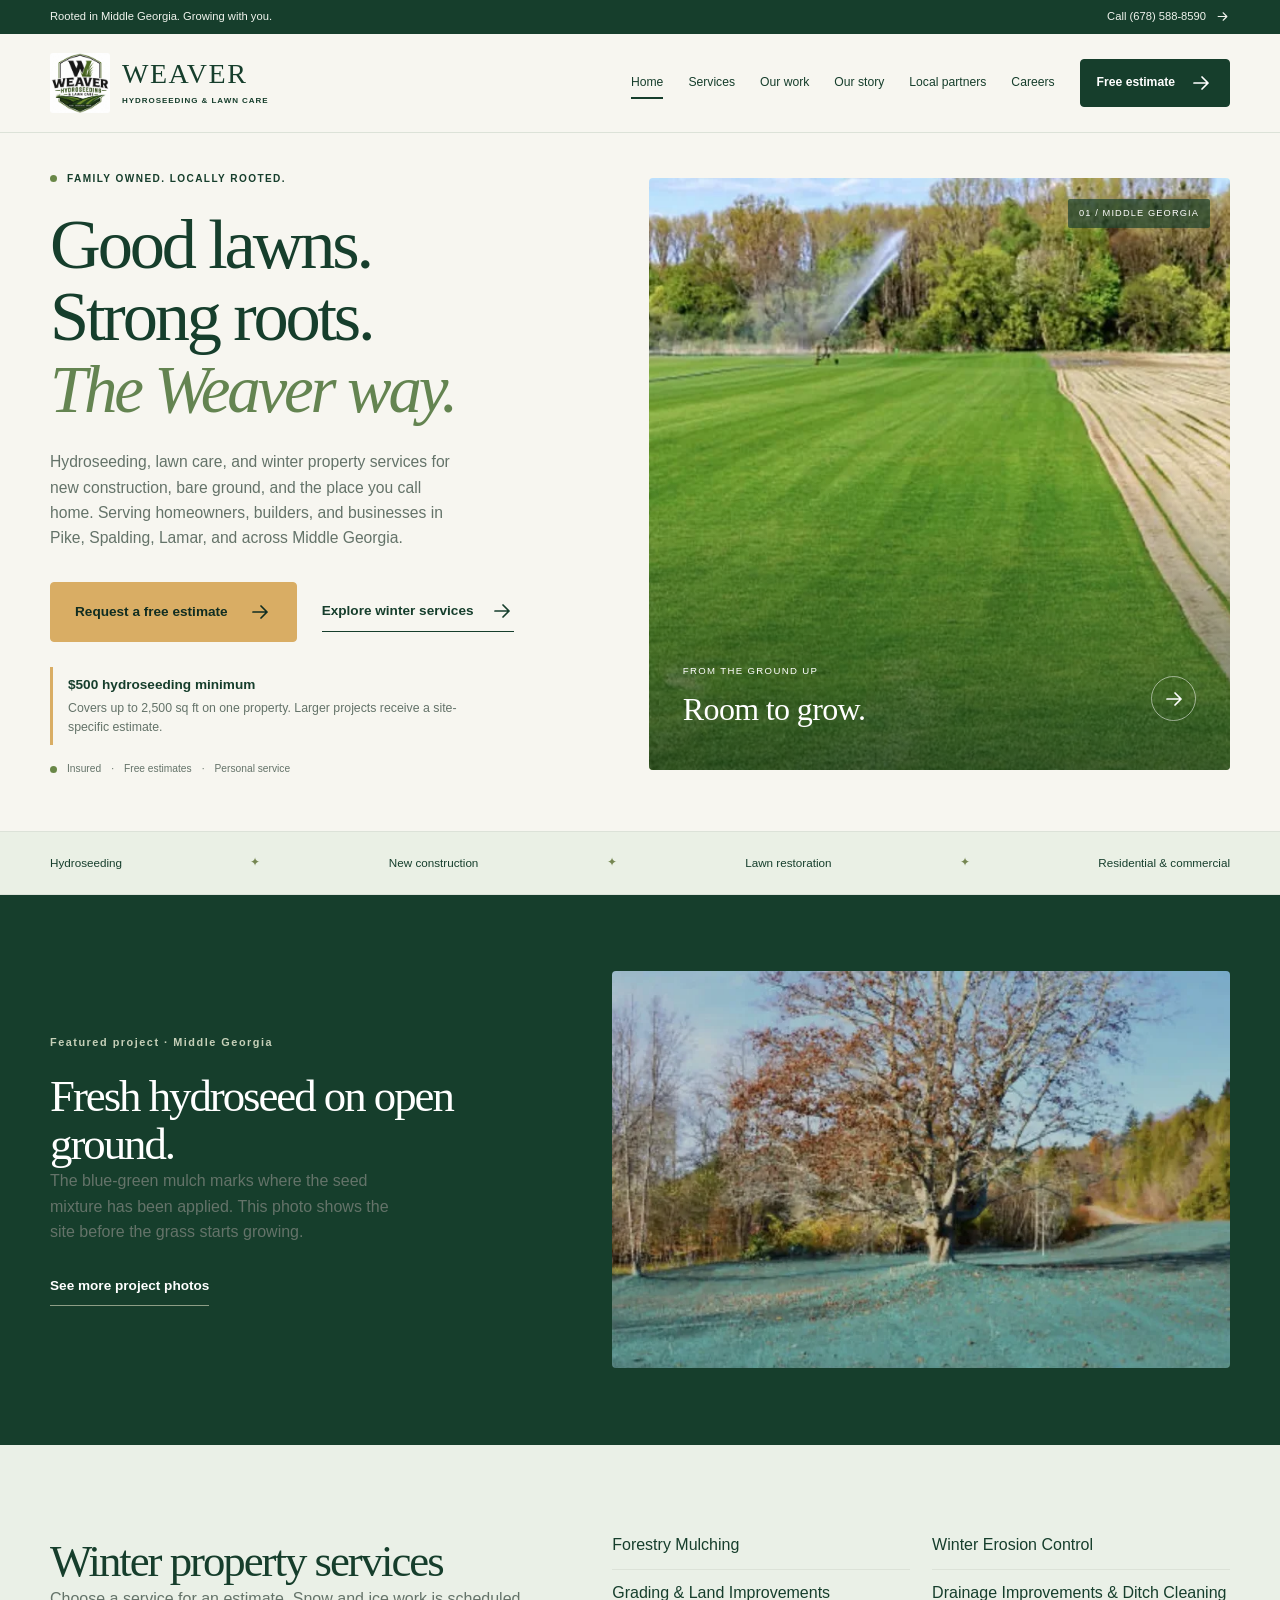
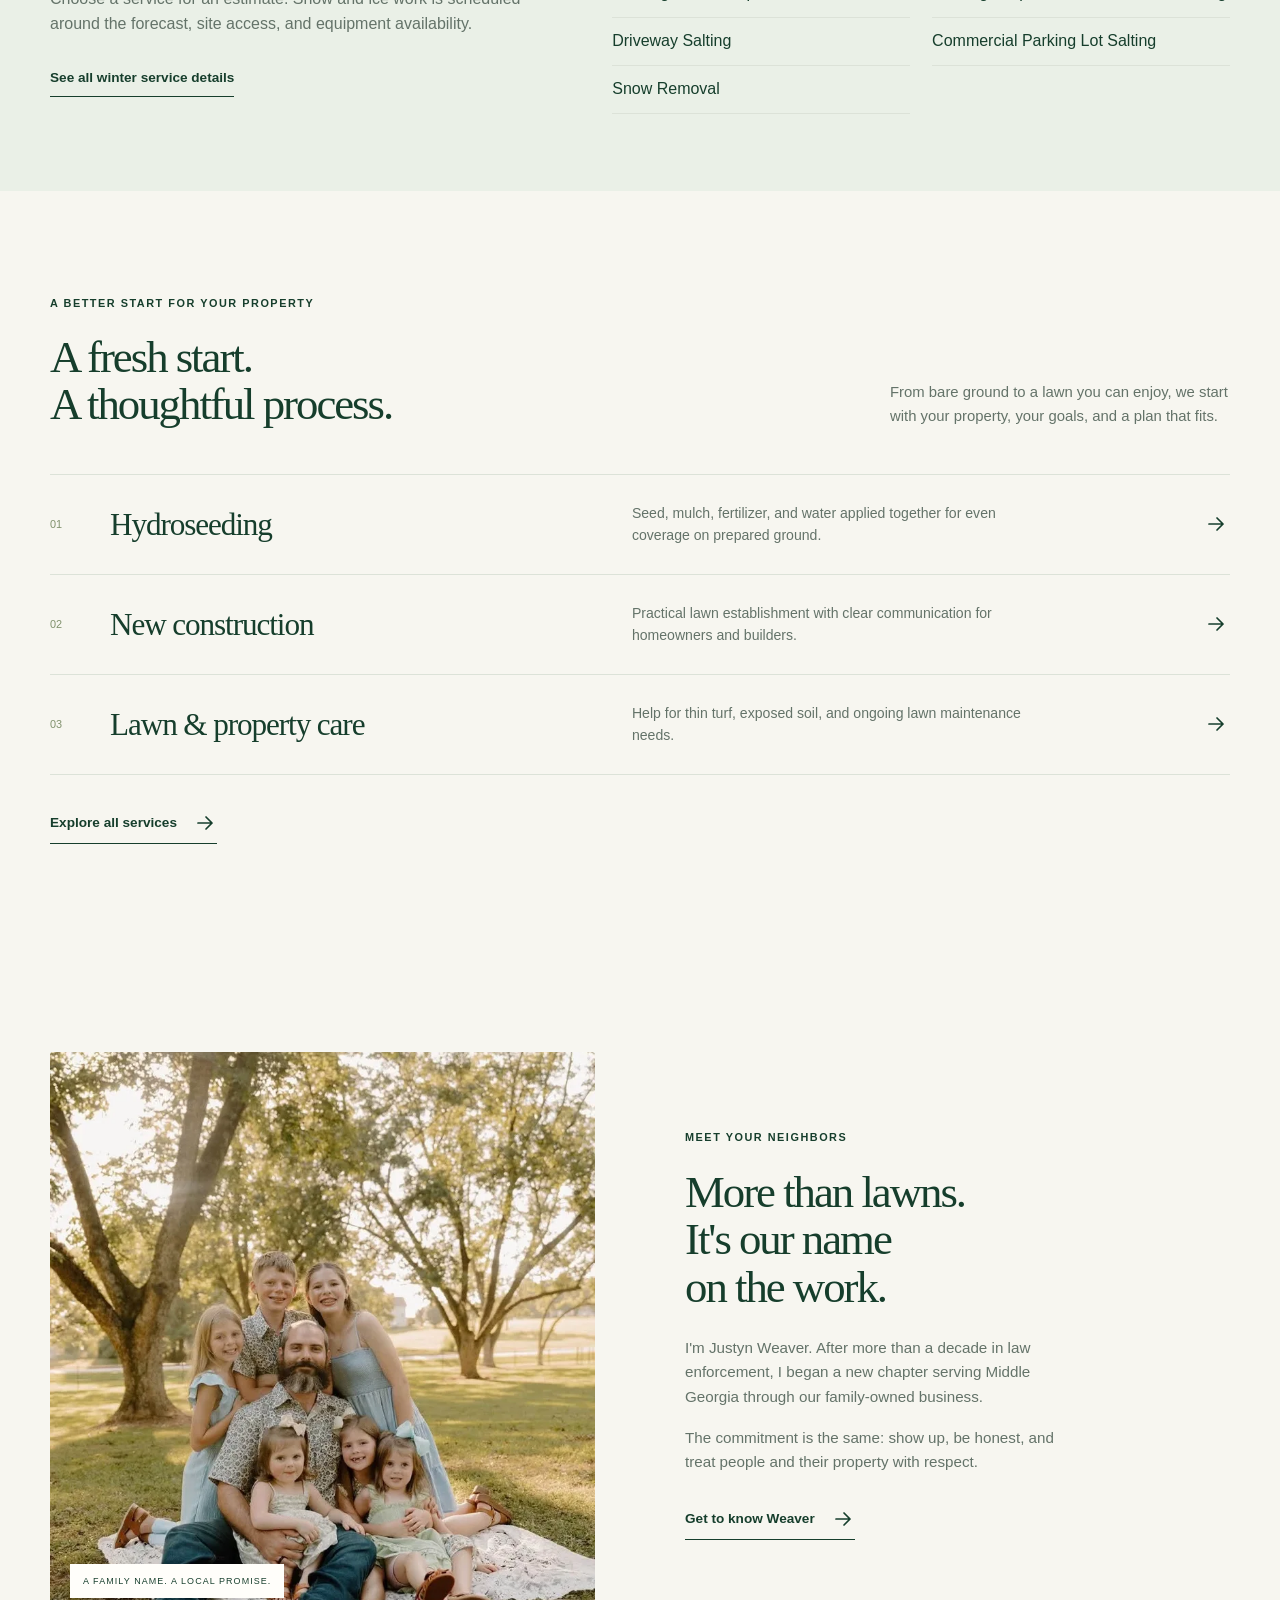
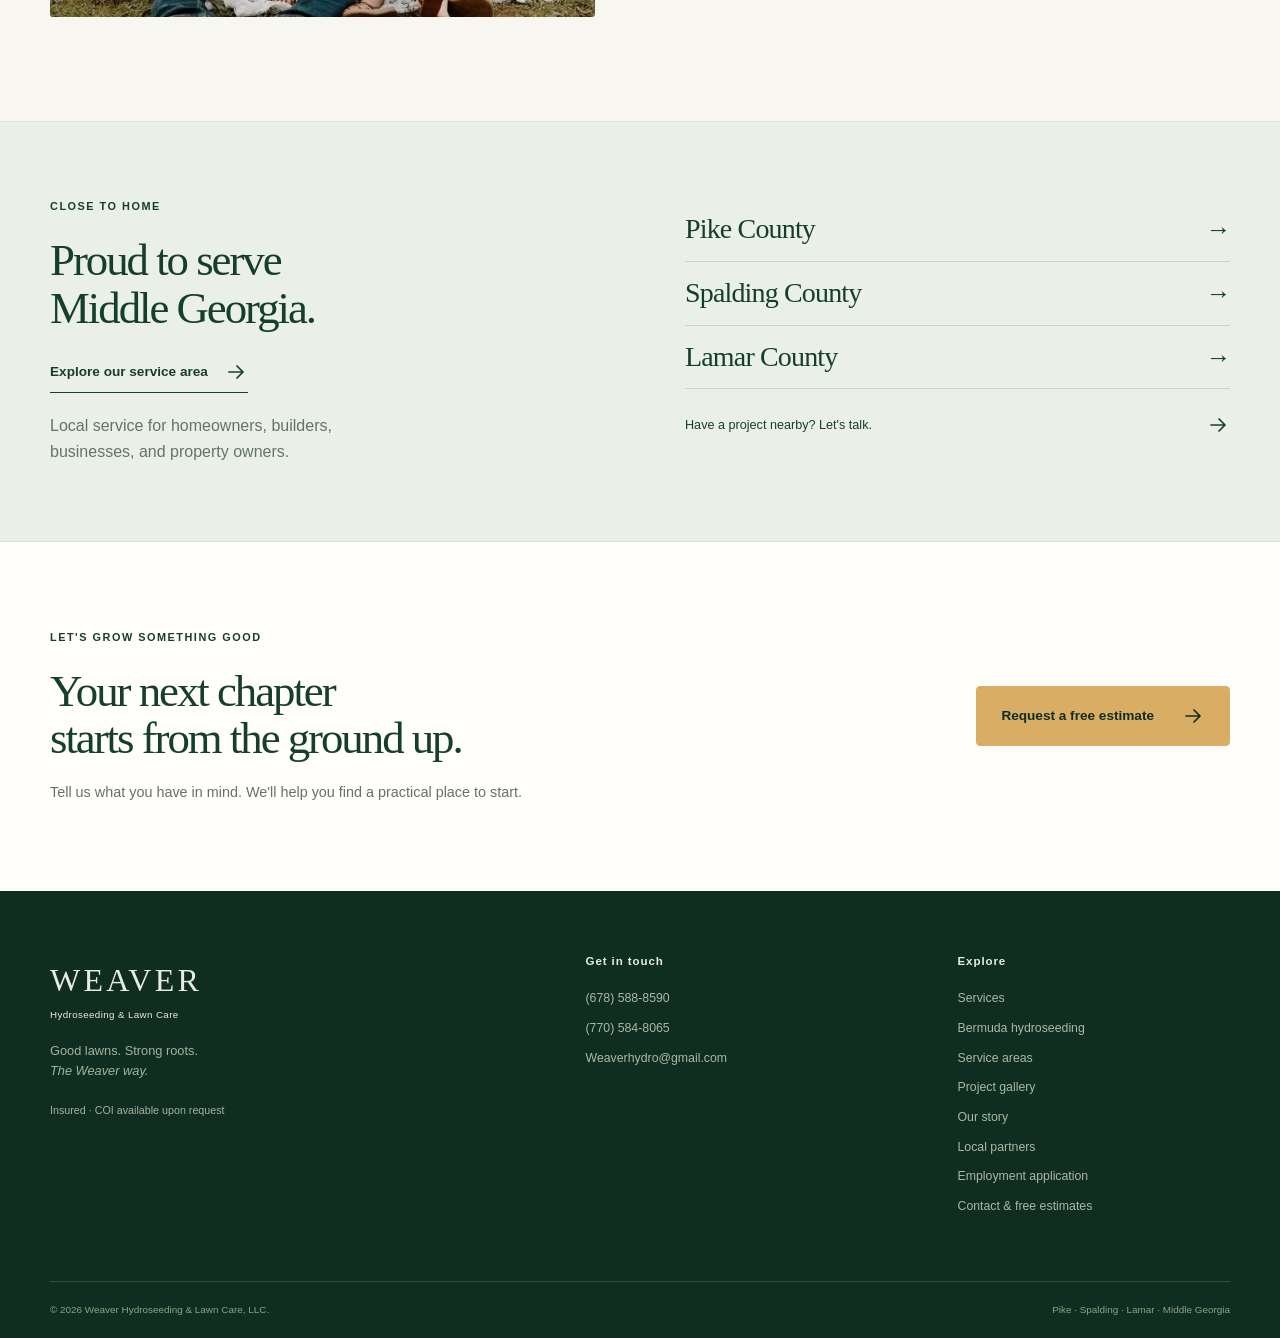
<file: index.html>
<!doctype html>
<html lang="en-US"><head>
  <meta name="google-site-verification" content="5a-4dTYC882qTqgpQjDkK3Gfe1WEjBmCUCmp8ODfNCU">
 <meta charset="utf-8"><meta name="viewport" content="width=device-width, initial-scale=1">
 <meta name="theme-color" content="#163e2c"><meta name="color-scheme" content="light">
 <title>Hydroseeding in Middle Georgia | Weaver Hydroseeding</title><meta name="description" content="Hydroseeding, lawn care, forestry mulching, drainage, grading and winter property services in Middle Georgia. Free estimates. Call (678) 588-8590.">
 <meta name="robots" content="index,follow,max-image-preview:large"><link rel="canonical" href="https://weaverhydro.com/">
 <meta property="og:type" content="website"><meta property="og:site_name" content="Weaver Hydroseeding">
 <meta property="og:locale" content="en_US"><meta property="og:title" content="Hydroseeding in Middle Georgia | Weaver Hydroseeding">
 <meta property="og:description" content="Hydroseeding, lawn care, forestry mulching, drainage, grading and winter property services in Middle Georgia. Free estimates. Call (678) 588-8590."><meta property="og:url" content="https://weaverhydro.com/">
 <meta property="og:image" content="https://weaverhydro.com/assets/social/weaver-share.jpg"><meta property="og:image:secure_url" content="https://weaverhydro.com/assets/social/weaver-share.jpg">
 <meta property="og:image:type" content="image/jpeg"><meta property="og:image:width" content="1200"><meta property="og:image:height" content="630">
 <meta property="og:image:alt" content="Weaver Hydroseeding: family-owned hydroseeding in Middle Georgia">
 <meta name="twitter:card" content="summary_large_image"><meta name="twitter:title" content="Hydroseeding in Middle Georgia | Weaver Hydroseeding">
 <meta name="twitter:description" content="Hydroseeding, lawn care, forestry mulching, drainage, grading and winter property services in Middle Georgia. Free estimates. Call (678) 588-8590."><meta name="twitter:image" content="https://weaverhydro.com/assets/social/weaver-share.jpg">
 <meta name="twitter:image:alt" content="Weaver Hydroseeding and Lawn Care in Middle Georgia">
 <link rel="icon" href="/favicon.ico" sizes="16x16 32x32 48x48"><link rel="icon" type="image/png" href="/favicon-96x96.png" sizes="96x96">
 <link rel="apple-touch-icon" href="/apple-touch-icon.png" sizes="180x180"><link rel="manifest" href="/site.webmanifest">
 <link rel="stylesheet" href="styles.css?v=20261123"><script src="script.js?v=20261123" defer></script>
 <script type="application/ld+json">{"@context": "https://schema.org", "@graph": [{"@type": "Organization", "@id": "https://weaverhydro.com/#business", "name": "Weaver Hydroseeding & Lawn Care, LLC", "alternateName": ["Weaver Hydroseeding", "Weaver Hydroseed"], "url": "https://weaverhydro.com/", "logo": {"@type": "ImageObject", "@id": "https://weaverhydro.com/#logo", "url": "https://weaverhydro.com/assets/weaver-logo-512.png", "contentUrl": "https://weaverhydro.com/assets/weaver-logo-512.png", "width": 512, "height": 512, "caption": "Weaver Hydroseeding & Lawn Care, LLC"}, "image": "https://weaverhydro.com/assets/project-field.webp", "description": "Family-owned hydroseeding and lawn care serving Pike, Spalding, Lamar and Middle Georgia.", "telephone": "+1-678-588-8590", "email": "weaverhydro@gmail.com", "areaServed": [{"@type": "AdministrativeArea", "name": "Pike County, Georgia"}, {"@type": "AdministrativeArea", "name": "Spalding County, Georgia"}, {"@type": "AdministrativeArea", "name": "Lamar County, Georgia"}, {"@type": "AdministrativeArea", "name": "Middle Georgia"}], "contactPoint": {"@type": "ContactPoint", "telephone": "+1-678-588-8590", "email": "weaverhydro@gmail.com", "contactType": "customer service", "availableLanguage": "English", "areaServed": [{"@type": "AdministrativeArea", "name": "Pike County, Georgia"}, {"@type": "AdministrativeArea", "name": "Spalding County, Georgia"}, {"@type": "AdministrativeArea", "name": "Lamar County, Georgia"}, {"@type": "AdministrativeArea", "name": "Middle Georgia"}]}, "founder": {"@type": "Person", "name": "Justyn Weaver"}}, {"@type": "WebSite", "@id": "https://weaverhydro.com/#website", "url": "https://weaverhydro.com/", "name": "Weaver Hydroseeding", "alternateName": ["Weaver Hydroseed", "Weaver Hydroseeding & Lawn Care, LLC"], "publisher": {"@id": "https://weaverhydro.com/#business"}, "inLanguage": "en-US"}, {"@type": "WebPage", "@id": "https://weaverhydro.com/#webpage", "url": "https://weaverhydro.com/", "name": "Hydroseeding in Middle Georgia | Weaver Hydroseeding", "description": "Hydroseeding, lawn care, forestry mulching, drainage, grading and winter property services in Middle Georgia. Free estimates. Call (678) 588-8590.", "isPartOf": {"@id": "https://weaverhydro.com/#website"}, "about": {"@id": "https://weaverhydro.com/#business"}, "inLanguage": "en-US", "primaryImageOfPage": {"@type": "ImageObject", "url": "https://weaverhydro.com/assets/social/weaver-share.jpg", "width": 1200, "height": 630}}]}</script>
 </head><body><a class="skip-link" href="#main">Skip to content</a>
    <div class="topbar"><div class="wrap"><span>Rooted in Middle Georgia. Growing with you.</span><a href="tel:+16785888590">Call (678) 588-8590 <svg viewBox="0 0 24 24" fill="none" aria-hidden="true"><path d="M5 12h14m-6-6 6 6-6 6" stroke="currentColor" stroke-width="1.7" stroke-linecap="round" stroke-linejoin="round"/></svg></a></div></div>
    <header class="site-header"><div class="wrap nav-wrap"><a href="./" class="brand" aria-label="Weaver Hydroseeding home"><img src="assets/logo.webp" alt="Weaver Hydroseeding and Lawn Care logo" class="" width="1254" height="1254" loading="eager" decoding="async"><span>WEAVER<small>HYDROSEEDING &amp; LAWN CARE</small></span></a>
    <button class="menu-toggle" aria-controls="site-nav" aria-expanded="false" aria-label="Open menu"><span></span><span></span></button>
    <nav id="site-nav" aria-label="Main navigation"><a href="./" aria-current="page">Home</a><a href="services.html">Services</a><a href="gallery.html">Our work</a><a href="our-story.html">Our story</a><a href="partners.html">Local partners</a><a href="careers.html">Careers</a><a class="button small" href="contact.html#estimate">Free estimate<svg viewBox="0 0 24 24" fill="none" aria-hidden="true"><path d="M5 12h14m-6-6 6 6-6 6" stroke="currentColor" stroke-width="1.7" stroke-linecap="round" stroke-linejoin="round"/></svg></a></nav></div></header><main id="main" tabindex="-1"><section class="hero"><div class="wrap hero-grid"><div class="hero-copy"><span class="eyebrow"><i></i> FAMILY OWNED. LOCALLY ROOTED.</span><h1>Good lawns.<br>Strong roots.<br><em>The Weaver way.</em></h1><p>Hydroseeding, lawn care, and winter property services for new construction, bare ground, and the place you call home. Serving homeowners, builders, and businesses in Pike, Spalding, Lamar, and across Middle Georgia.</p><div class="hero-actions"><a class="button " href="contact.html#estimate">Request a free estimate<svg viewBox="0 0 24 24" fill="none" aria-hidden="true"><path d="M5 12h14m-6-6 6 6-6 6" stroke="currentColor" stroke-width="1.7" stroke-linecap="round" stroke-linejoin="round"/></svg></a><a href="services.html#winter-services" class="text-link">Explore winter services <svg viewBox="0 0 24 24" fill="none" aria-hidden="true"><path d="M5 12h14m-6-6 6 6-6 6" stroke="currentColor" stroke-width="1.7" stroke-linecap="round" stroke-linejoin="round"/></svg></a></div><div class="price-summary"><strong>$500 hydroseeding minimum</strong><span>Covers up to 2,500 sq ft on one property. Larger projects receive a site-specific estimate.</span></div><div class="hero-trust"><span class="trust-dot"></span>Insured <span>·</span> Free estimates <span>·</span> Personal service</div></div><div class="hero-photo"><img src="assets/project-field.webp" alt="Green established lawn beside a newly seeded area in Middle Georgia" class="" width="1175" height="772" loading="eager" decoding="async" fetchpriority="high" srcset="assets/project-field-w480.webp 480w, assets/project-field-w800.webp 800w, assets/project-field.webp 1175w" sizes="(max-width: 700px) calc(100vw - 40px), (max-width: 1300px) 50vw, 630px"><div class="photo-label"><span>FROM THE GROUND UP</span><strong>Room to grow.</strong><a href="gallery.html" aria-label="Explore project photos"><svg viewBox="0 0 24 24" fill="none" aria-hidden="true"><path d="M5 12h14m-6-6 6 6-6 6" stroke="currentColor" stroke-width="1.7" stroke-linecap="round" stroke-linejoin="round"/></svg></a></div><div class="photo-index">01 / MIDDLE GEORGIA</div></div></div></section>
    <div class="service-strip"><div class="wrap"><span>Hydroseeding</span><i>✦</i><span>New construction</span><i>✦</i><span>Lawn restoration</span><i>✦</i><span>Residential &amp; commercial</span></div></div>
    <section class="work-section project-feature" aria-labelledby="project-heading">
  <div class="wrap project-feature-inner">
    <div class="project-feature-copy">
      <span class="eyebrow">Featured project · Middle Georgia</span>
      <h2 id="project-heading">Fresh hydroseed on open ground.</h2>
      <p>The blue-green mulch marks where the seed mixture has been applied. This photo shows the site before the grass starts growing.</p>
      <a class="text-link" href="gallery.html#fresh-hydroseed">See more project photos</a>
    </div>
    <div class="project-feature-photo">
      <img src="assets/project-hydroseed.webp" srcset="assets/project-hydroseed-w480.webp 480w, assets/project-hydroseed-w800.webp 800w, assets/project-hydroseed.webp 1192w" sizes="(max-width: 700px) calc(100vw - 40px), 54vw" width="1192" height="1787" loading="lazy" decoding="async" alt="Fresh blue-green hydroseed mulch covering open ground">
    </div>
  </div>
</section>
<section class="winter-section winter-overview" aria-labelledby="winter-title" id="winter-services">
  <div class="wrap winter-overview-inner">
    <div>
      <h2 id="winter-title">Winter property services</h2>
      <p>Choose a service for an estimate. Snow and ice work is scheduled around the forecast, site access, and equipment availability.</p>
      <a class="text-link" href="services.html#winter-services">See all winter service details</a>
    </div>
    <ul class="winter-links">
        <li><a href="contact.html?service=Forestry%20Mulching#estimate" aria-label="Request an estimate for Forestry Mulching">Forestry Mulching</a></li>
        <li><a href="contact.html?service=Winter%20Erosion%20Control#estimate" aria-label="Request an estimate for Winter Erosion Control">Winter Erosion Control</a></li>
        <li><a href="contact.html?service=Grading%20%26%20Land%20Improvements#estimate" aria-label="Request an estimate for Grading &amp; Land Improvements">Grading &amp; Land Improvements</a></li>
        <li><a href="contact.html?service=Drainage%20Improvements%20%26%20Ditch%20Cleaning#estimate" aria-label="Request an estimate for Drainage Improvements &amp; Ditch Cleaning">Drainage Improvements &amp; Ditch Cleaning</a></li>
        <li><a href="contact.html?service=Driveway%20Salting#estimate" aria-label="Request an estimate for Driveway Salting">Driveway Salting</a></li>
        <li><a href="contact.html?service=Commercial%20Parking%20Lot%20Salting#estimate" aria-label="Request an estimate for Commercial Parking Lot Salting">Commercial Parking Lot Salting</a></li>
        <li><a href="contact.html?service=Snow%20Removal#estimate" aria-label="Request an estimate for Snow Removal">Snow Removal</a></li>
    </ul>
  </div>
</section><section class="section wrap services-home"><div class="section-heading"><div><span class="eyebrow">A BETTER START FOR YOUR PROPERTY</span><h2>A fresh start.<br>A thoughtful process.</h2></div><p>From bare ground to a lawn you can enjoy, we start with your property, your goals, and a plan that fits.</p></div><div class="service-rows"><a href="hydroseeding.html"><span class="row-number">01</span><h3>Hydroseeding</h3><p>Seed, mulch, fertilizer, and water applied together for even coverage on prepared ground.</p><svg viewBox="0 0 24 24" fill="none" aria-hidden="true"><path d="M5 12h14m-6-6 6 6-6 6" stroke="currentColor" stroke-width="1.7" stroke-linecap="round" stroke-linejoin="round"/></svg></a><a href="services.html#new-construction"><span class="row-number">02</span><h3>New construction</h3><p>Practical lawn establishment with clear communication for homeowners and builders.</p><svg viewBox="0 0 24 24" fill="none" aria-hidden="true"><path d="M5 12h14m-6-6 6 6-6 6" stroke="currentColor" stroke-width="1.7" stroke-linecap="round" stroke-linejoin="round"/></svg></a><a href="services.html#restoration"><span class="row-number">03</span><h3>Lawn &amp; property care</h3><p>Help for thin turf, exposed soil, and ongoing lawn maintenance needs.</p><svg viewBox="0 0 24 24" fill="none" aria-hidden="true"><path d="M5 12h14m-6-6 6 6-6 6" stroke="currentColor" stroke-width="1.7" stroke-linecap="round" stroke-linejoin="round"/></svg></a></div><a class="text-link under-link" href="services.html">Explore all services <svg viewBox="0 0 24 24" fill="none" aria-hidden="true"><path d="M5 12h14m-6-6 6 6-6 6" stroke="currentColor" stroke-width="1.7" stroke-linecap="round" stroke-linejoin="round"/></svg></a></section>
    
    <section class="section wrap story-preview"><div class="story-photo"><img src="assets/family.webp" alt="The Weaver family outdoors together" class="" width="1024" height="1536" loading="lazy" decoding="async" srcset="assets/family-w480.webp 480w, assets/family-w800.webp 800w, assets/family.webp 1024w" sizes="(max-width: 700px) calc(100vw - 40px), (max-width: 1300px) 50vw, 630px"><span>A FAMILY NAME. A LOCAL PROMISE.</span></div><div class="story-copy"><span class="eyebrow">MEET YOUR NEIGHBORS</span><h2>More than lawns.<br>It's our name<br>on the work.</h2><p>I'm Justyn Weaver. After more than a decade in law enforcement, I began a new chapter serving Middle Georgia through our family-owned business.</p><p>The commitment is the same: show up, be honest, and treat people and their property with respect.</p><a class="text-link" href="our-story.html">Get to know Weaver <svg viewBox="0 0 24 24" fill="none" aria-hidden="true"><path d="M5 12h14m-6-6 6 6-6 6" stroke="currentColor" stroke-width="1.7" stroke-linecap="round" stroke-linejoin="round"/></svg></a></div></section>
    <section class="local-section"><div class="wrap local-grid"><div><span class="eyebrow">CLOSE TO HOME</span><h2>Proud to serve<br>Middle Georgia.</h2><a href="service-areas.html" class="text-link">Explore our service area <svg viewBox="0 0 24 24" fill="none" aria-hidden="true"><path d="M5 12h14m-6-6 6 6-6 6" stroke="currentColor" stroke-width="1.7" stroke-linecap="round" stroke-linejoin="round"/></svg></a><p>Local service for homeowners, builders, businesses, and property owners.</p></div><div class="county-list"><a class="county-link" href="service-areas.html#pike-county">Pike County <span aria-hidden="true">→</span></a><a class="county-link" href="service-areas.html#spalding-county">Spalding County <span aria-hidden="true">→</span></a><a class="county-link" href="service-areas.html#lamar-county">Lamar County <span aria-hidden="true">→</span></a><a class="county-estimate" href="contact.html#estimate">Have a project nearby? Let's talk. <svg viewBox="0 0 24 24" fill="none" aria-hidden="true"><path d="M5 12h14m-6-6 6 6-6 6" stroke="currentColor" stroke-width="1.7" stroke-linecap="round" stroke-linejoin="round"/></svg></a></div></div></section><section class="cta"><div class="wrap cta-inner"><div><span class="eyebrow">LET'S GROW SOMETHING GOOD</span><h2>Your next chapter<br>starts from the ground up.</h2><p>Tell us what you have in mind. We'll help you find a practical place to start.</p></div><a class="button " href="contact.html#estimate">Request a free estimate<svg viewBox="0 0 24 24" fill="none" aria-hidden="true"><path d="M5 12h14m-6-6 6 6-6 6" stroke="currentColor" stroke-width="1.7" stroke-linecap="round" stroke-linejoin="round"/></svg></a></div></section></main><footer><div class="wrap footer-main"><div class="footer-brand"><a href="./">WEAVER<span>Hydroseeding &amp; Lawn Care</span></a><p>Good lawns. Strong roots.<br><em>The Weaver way.</em></p><span class="footer-insurance">Insured · COI available upon request</span></div><div><h2>Get in touch</h2><a href="tel:+16785888590">(678) 588-8590</a><a href="tel:+17705848065">(770) 584-8065</a><a href="mailto:weaverhydro@gmail.com">Weaverhydro@gmail.com</a></div><div><h2>Explore</h2><a href="services.html">Services</a><a href="hydroseeding.html">Bermuda hydroseeding</a><a href="service-areas.html">Service areas</a><a href="gallery.html">Project gallery</a><a href="our-story.html">Our story</a><a href="partners.html">Local partners</a><a href="careers.html">Employment application</a><a href="contact.html">Contact &amp; free estimates</a></div></div><div class="wrap footer-bottom"><span>© <span data-year>2026</span> Weaver Hydroseeding &amp; Lawn Care, LLC.</span><span>Pike · Spalding · Lamar · Middle Georgia</span></div></footer>
    <div class="mobile-contact"><a href="tel:+16785888590">Call Weaver</a><a href="contact.html#estimate">Free estimate <svg viewBox="0 0 24 24" fill="none" aria-hidden="true"><path d="M5 12h14m-6-6 6 6-6 6" stroke="currentColor" stroke-width="1.7" stroke-linecap="round" stroke-linejoin="round"/></svg></a></div></body></html>
</file>
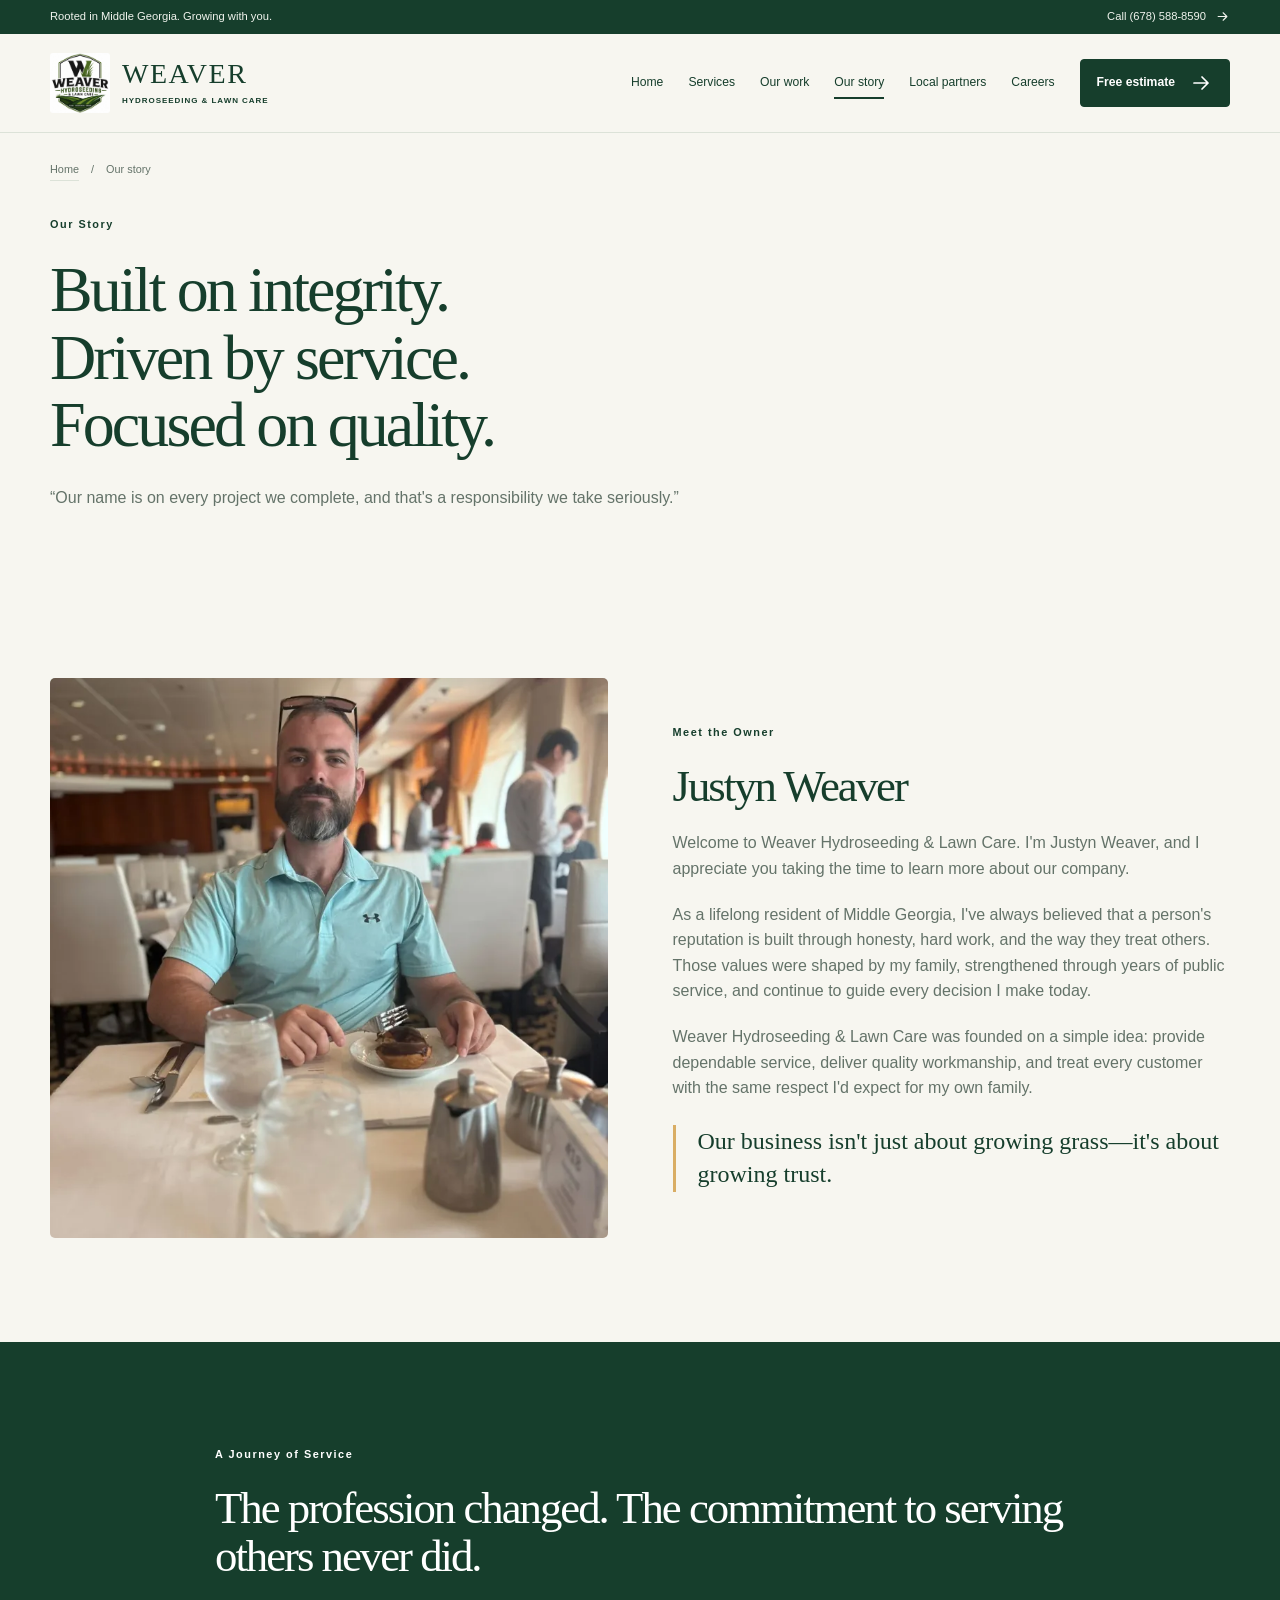
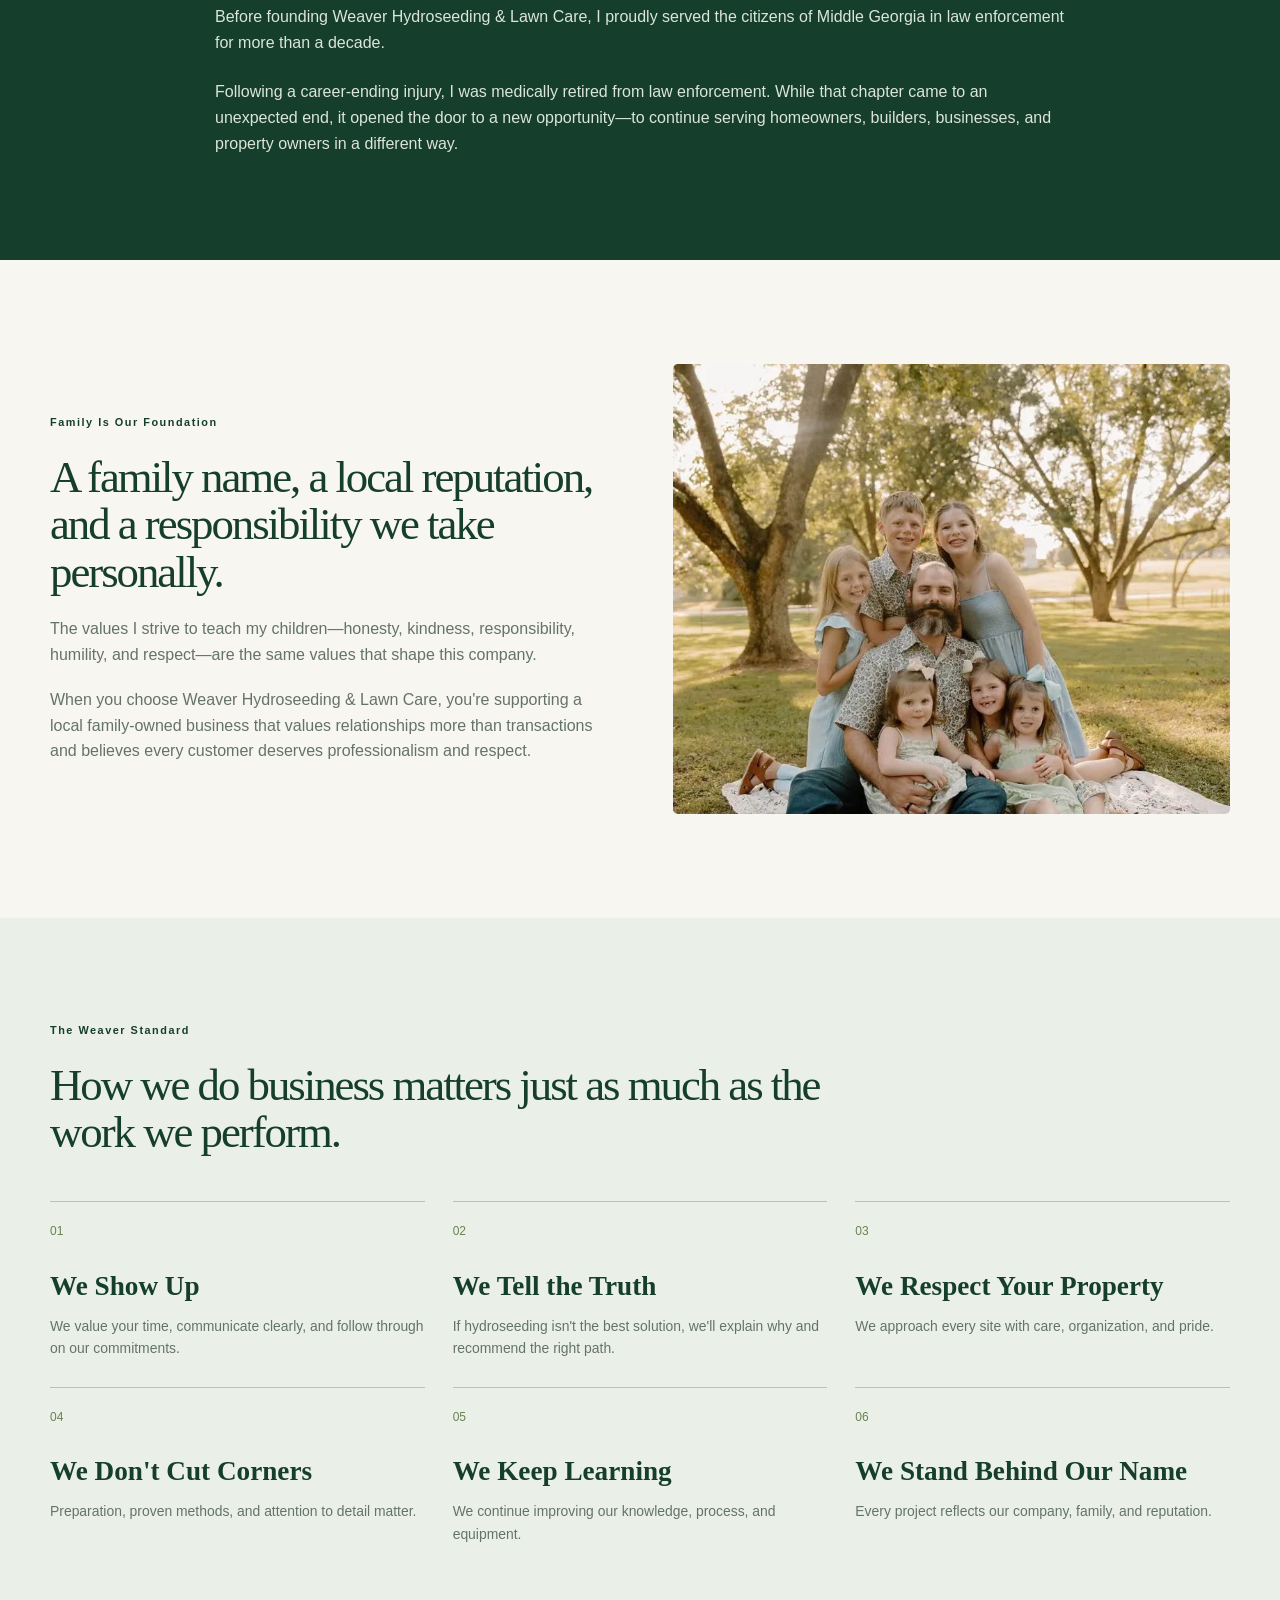
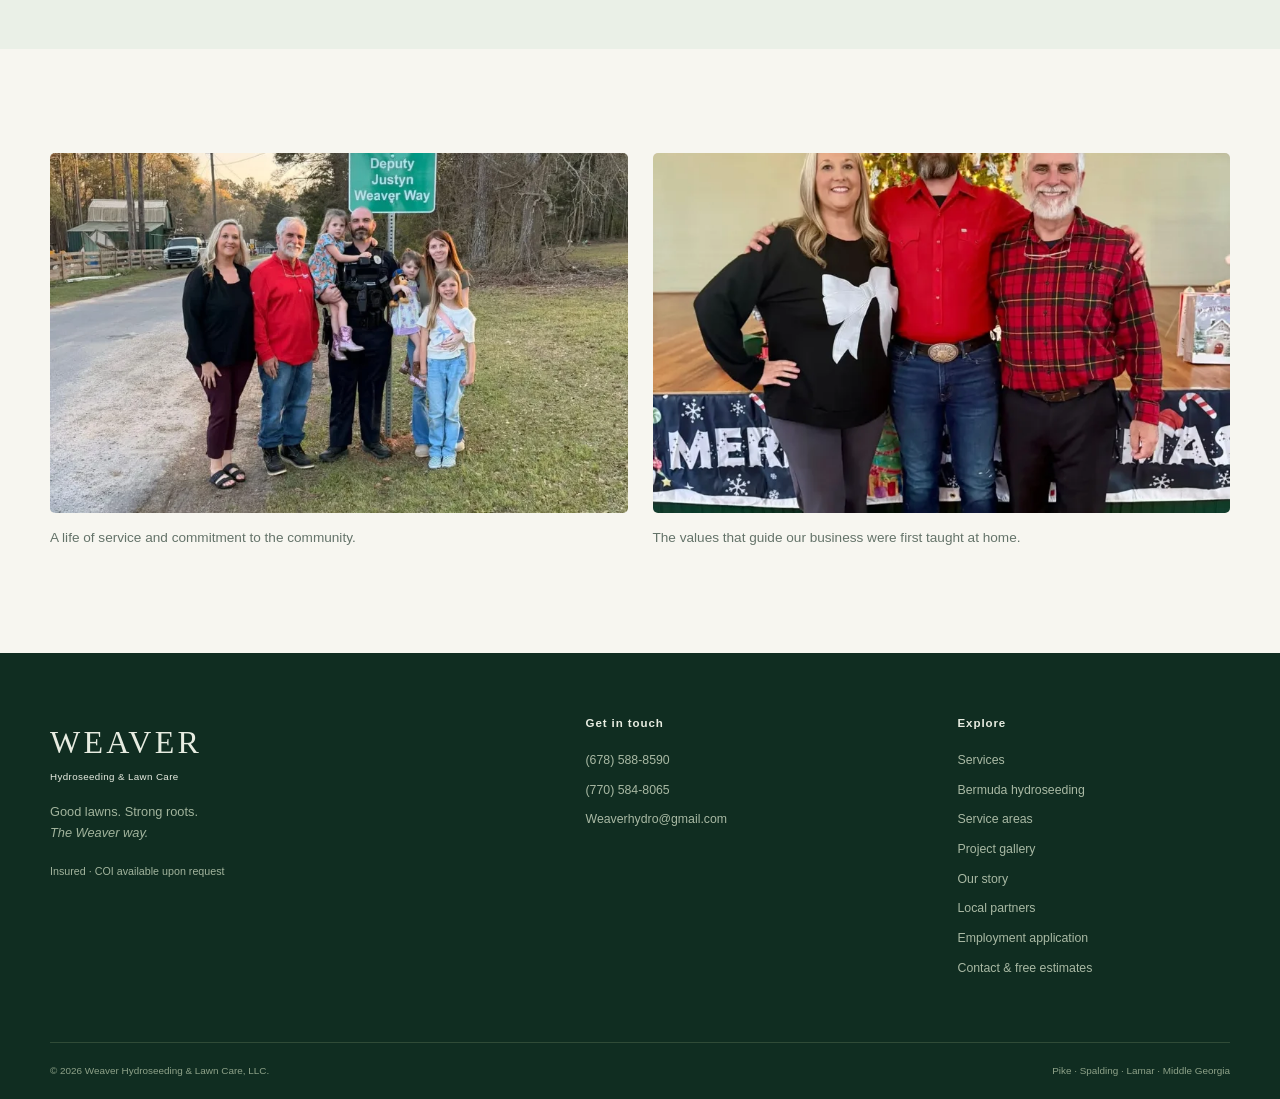
<file: about.html>
<!doctype html>
<html lang="en-US">
<head>
  <meta charset="utf-8">
  <meta name="viewport" content="width=device-width, initial-scale=1">
  <title>Our Story | Weaver Hydroseeding</title>
  <link rel="canonical" href="https://weaverhydro.com/our-story.html">
  <script>window.location.replace('our-story.html' + window.location.search + window.location.hash);</script>
  <meta http-equiv="refresh" content="0; url=our-story.html">
</head>
<body><p><a href="our-story.html">Read the Weaver Hydroseeding story</a></p></body>
</html>
</file>
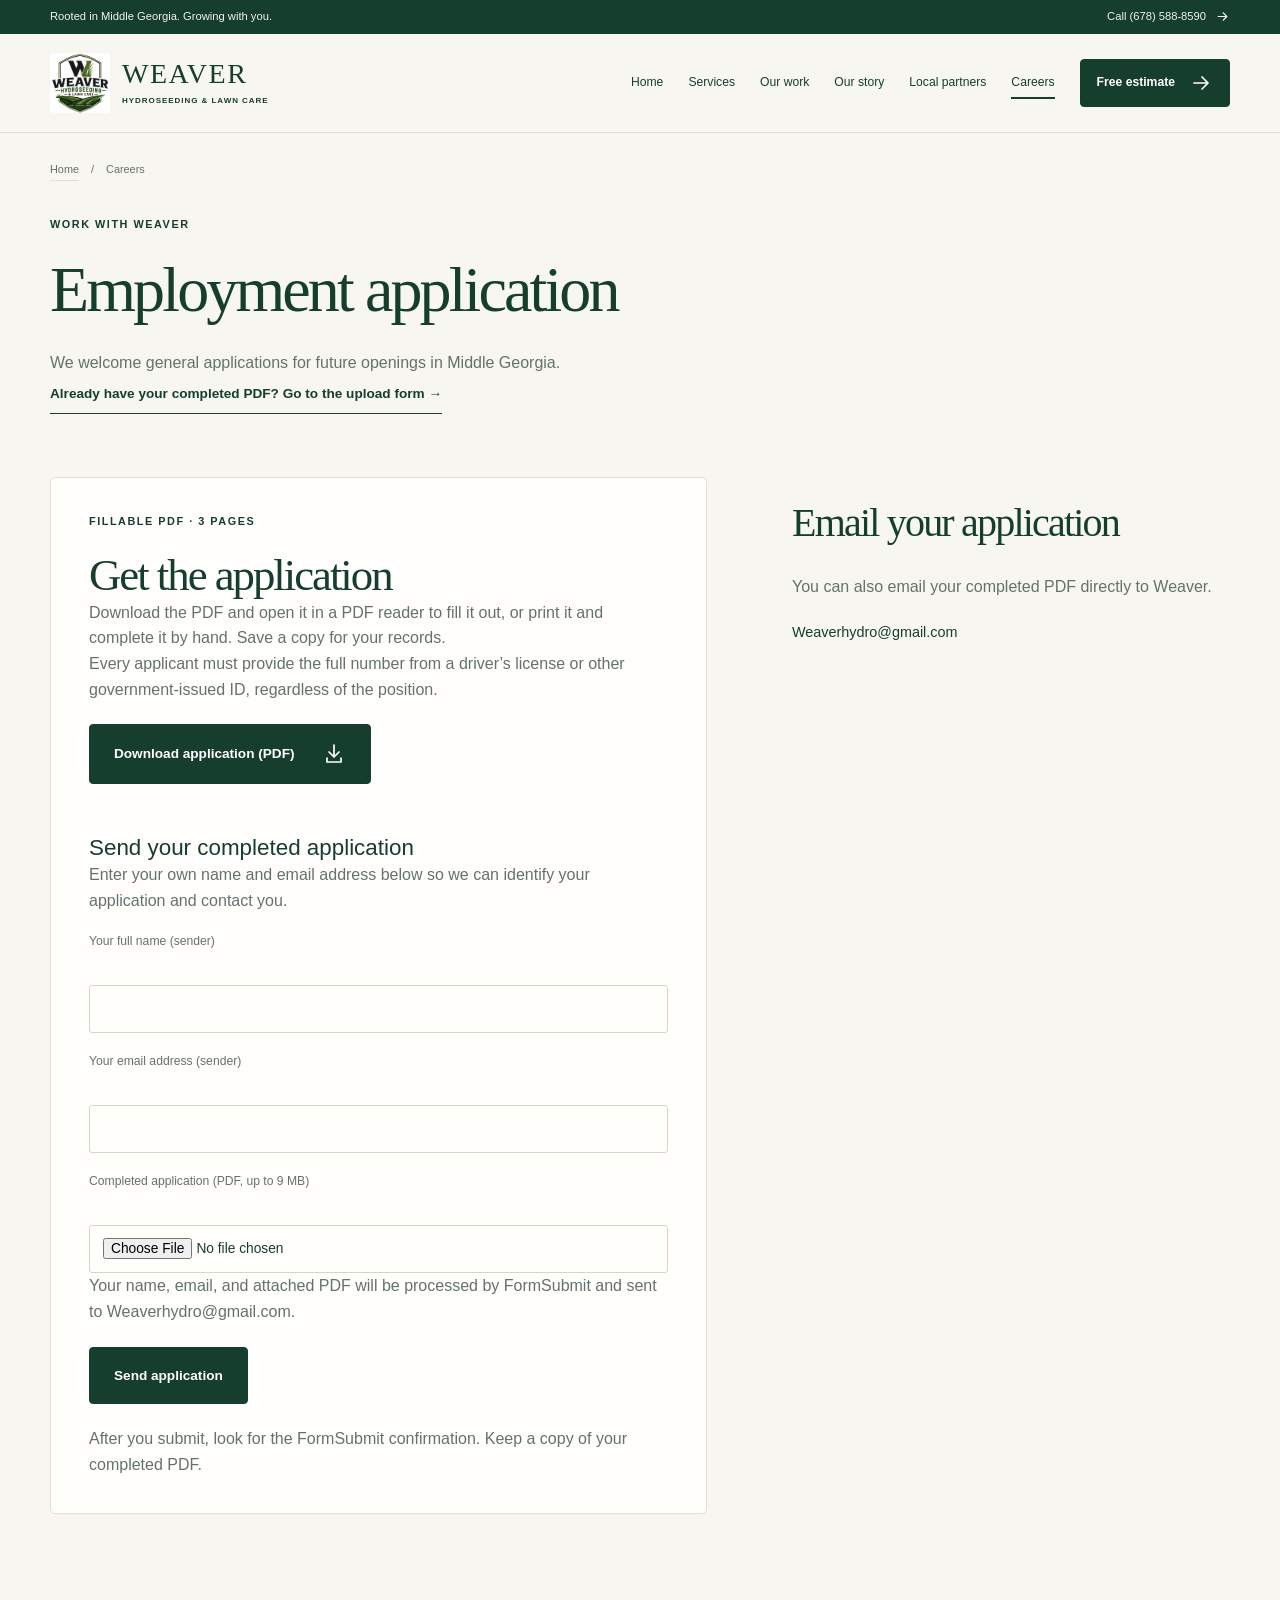
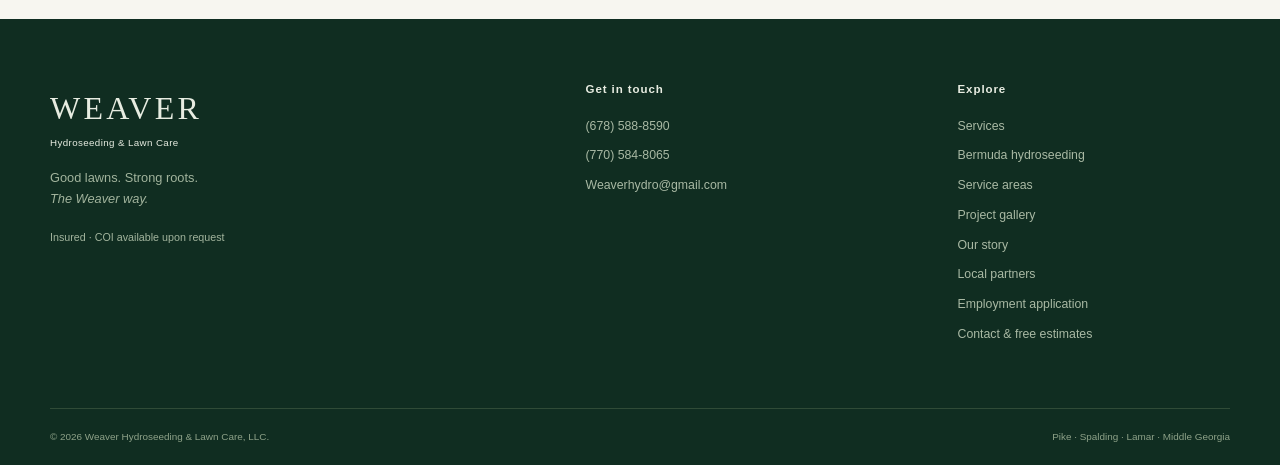
<file: careers.html>
<!doctype html>
<html lang="en-US">
<head>
  <meta charset="utf-8">
  <meta name="viewport" content="width=device-width, initial-scale=1">
  <meta name="theme-color" content="#163e2c">
  <title>Employment Application | Weaver Hydroseeding</title>
  <meta name="description" content="Download the fillable employment application for Weaver Hydroseeding &amp; Lawn Care in Middle Georgia.">
  <link rel="canonical" href="https://weaverhydro.com/careers.html">
  <link rel="icon" href="/favicon.ico" sizes="16x16 32x32 48x48">
  <link rel="apple-touch-icon" href="/apple-touch-icon.png" sizes="180x180">
  <link rel="stylesheet" href="styles.css?v=20261124">
  <script src="script.js?v=20261124" defer></script>
</head>
<body class="careers-page"><a class="skip-link" href="#main">Skip to content</a>
    <div class="topbar"><div class="wrap"><span>Rooted in Middle Georgia. Growing with you.</span><a href="tel:+16785888590">Call (678) 588-8590 <svg viewBox="0 0 24 24" fill="none" aria-hidden="true"><path d="M5 12h14m-6-6 6 6-6 6" stroke="currentColor" stroke-width="1.7" stroke-linecap="round" stroke-linejoin="round"/></svg></a></div></div>
    <header class="site-header"><div class="wrap nav-wrap"><a href="./" class="brand" aria-label="Weaver Hydroseeding home"><img src="assets/logo.webp" alt="Weaver Hydroseeding and Lawn Care logo" class="" width="1254" height="1254" loading="eager" decoding="async"><span>WEAVER<small>HYDROSEEDING &amp; LAWN CARE</small></span></a>
    <button class="menu-toggle" aria-controls="site-nav" aria-expanded="false" aria-label="Open menu"><span></span><span></span></button>
    <nav id="site-nav" aria-label="Main navigation"><a href="./">Home</a><a href="services.html">Services</a><a href="gallery.html">Our work</a><a href="our-story.html">Our story</a><a href="partners.html">Local partners</a><a href="careers.html" aria-current="page">Careers</a><a class="button small" href="contact.html#estimate">Free estimate<svg viewBox="0 0 24 24" fill="none" aria-hidden="true"><path d="M5 12h14m-6-6 6 6-6 6" stroke="currentColor" stroke-width="1.7" stroke-linecap="round" stroke-linejoin="round"/></svg></a></nav></div></header>
<main id="main" tabindex="-1">
  <nav class="wrap breadcrumbs" aria-label="Breadcrumb">
    <a href="./">Home</a><span aria-hidden="true">/</span><span aria-current="page">Careers</span>
  </nav>
  <section class="page-intro wrap">
    <span class="eyebrow">WORK WITH WEAVER</span>
    <h1>Employment application</h1>
    <p>We welcome general applications for future openings in Middle Georgia.</p>
    <a class="text-link" href="#application-form">Already have your completed PDF? Go to the upload form →</a>
  </section>
  <div class="wrap contact-grid">
    <section class="form-card careers-download" aria-labelledby="application-download">
      <span class="eyebrow">FILLABLE PDF · 3 PAGES</span>
      <h2 id="application-download">Get the application</h2>
      <p>Download the PDF and open it in a PDF reader to fill it out, or print it and complete it by hand. Save a copy for your records.</p>
      <p>Every applicant must provide the full number from a driver’s license or other government-issued ID, regardless of the position.</p>
      <a class="button" href="assets/weaver-employment-application.pdf?v=3" download="Weaver_Hydroseeding_Employment_Application.pdf">
        Download application (PDF)
        <svg viewBox="0 0 24 24" fill="none" aria-hidden="true"><path d="M12 3v12m-5-5 5 5 5-5M5 16v4h14v-4" stroke="currentColor" stroke-width="1.7" stroke-linecap="round" stroke-linejoin="round"/></svg>
      </a>

      <form id="application-form" action="https://formsubmit.co/weaverhydro@gmail.com" method="POST" enctype="multipart/form-data" class="application-form">
        <input type="hidden" name="_subject" value="New employment application — Weaver Hydroseeding">
        <input type="hidden" name="_template" value="table">
        <div hidden><label>Leave this field empty<input type="text" name="_honey" tabindex="-1" autocomplete="off"></label></div>
        <h3>Send your completed application</h3>
        <p>Enter your own name and email address below so we can identify your application and contact you.</p>
        <p><label for="applicant-name">Your full name (sender)</label><br><input id="applicant-name" name="name" autocomplete="name" required maxlength="150" style="width:100%;padding:12px"></p>
        <p><label for="applicant-email">Your email address (sender)</label><br><input id="applicant-email" name="email" type="email" autocomplete="email" required maxlength="254" style="width:100%;padding:12px"></p>
        <p><label for="application-file">Completed application (PDF, up to 9 MB)</label><br><input id="application-file" name="attachment" type="file" accept=".pdf,application/pdf" aria-describedby="application-file-status" required style="max-width:100%;padding-block:12px"></p>
        <p id="application-file-status" class="application-file-status" aria-live="polite"></p>
        <p>Your name, email, and attached PDF will be processed by FormSubmit and sent to Weaverhydro@gmail.com.</p>
        <button class="button" type="submit">Send application</button>
        <p>After you submit, look for the FormSubmit confirmation. Keep a copy of your completed PDF.</p>
      </form>
    </section>
    <aside class="contact-aside" aria-labelledby="application-help">
      <h2 id="application-help">Email your application</h2>
      <p>You can also email your completed PDF directly to Weaver.</p>
      <a class="contact-email" href="mailto:Weaverhydro@gmail.com?subject=Employment%20application">Weaverhydro@gmail.com</a>
    </aside>
  </div>
</main>
<footer><div class="wrap footer-main"><div class="footer-brand"><a href="./">WEAVER<span>Hydroseeding &amp; Lawn Care</span></a><p>Good lawns. Strong roots.<br><em>The Weaver way.</em></p><span class="footer-insurance">Insured · COI available upon request</span></div><div><h2>Get in touch</h2><a href="tel:+16785888590">(678) 588-8590</a><a href="tel:+17705848065">(770) 584-8065</a><a href="mailto:weaverhydro@gmail.com">Weaverhydro@gmail.com</a></div><div><h2>Explore</h2><a href="services.html">Services</a><a href="hydroseeding.html">Bermuda hydroseeding</a><a href="service-areas.html">Service areas</a><a href="gallery.html">Project gallery</a><a href="our-story.html">Our story</a><a href="partners.html">Local partners</a><a href="careers.html">Employment application</a><a href="contact.html">Contact &amp; free estimates</a></div></div><div class="wrap footer-bottom"><span>© <span data-year>2026</span> Weaver Hydroseeding &amp; Lawn Care, LLC.</span><span>Pike · Spalding · Lamar · Middle Georgia</span></div></footer>
<script>
(() => {
  const form = document.getElementById('application-form');
  const file = document.getElementById('application-file');
  file.addEventListener('change', () => {
    const selected = file.files[0];
    let error = '';
    if (selected && !/\.pdf$/i.test(selected.name)) error = 'Please attach your completed application as a PDF.';
    else if (selected && selected.size > 9 * 1024 * 1024) error = 'Please choose a PDF smaller than 9 MB.';
    else if (selected && selected.size === 0) error = 'The selected PDF is empty. Please choose your saved application.';
    file.setCustomValidity(error);
  });
  form.addEventListener('submit', () => {
    const button = form.querySelector('button[type="submit"]');
    button.disabled = true;
    button.textContent = 'Continuing to submission…';
  });
  window.addEventListener('pageshow', () => {
    const button = form.querySelector('button[type="submit"]');
    button.disabled = false;
    button.textContent = 'Send application';
  });
})();
</script>
</body>
</html>
</file>
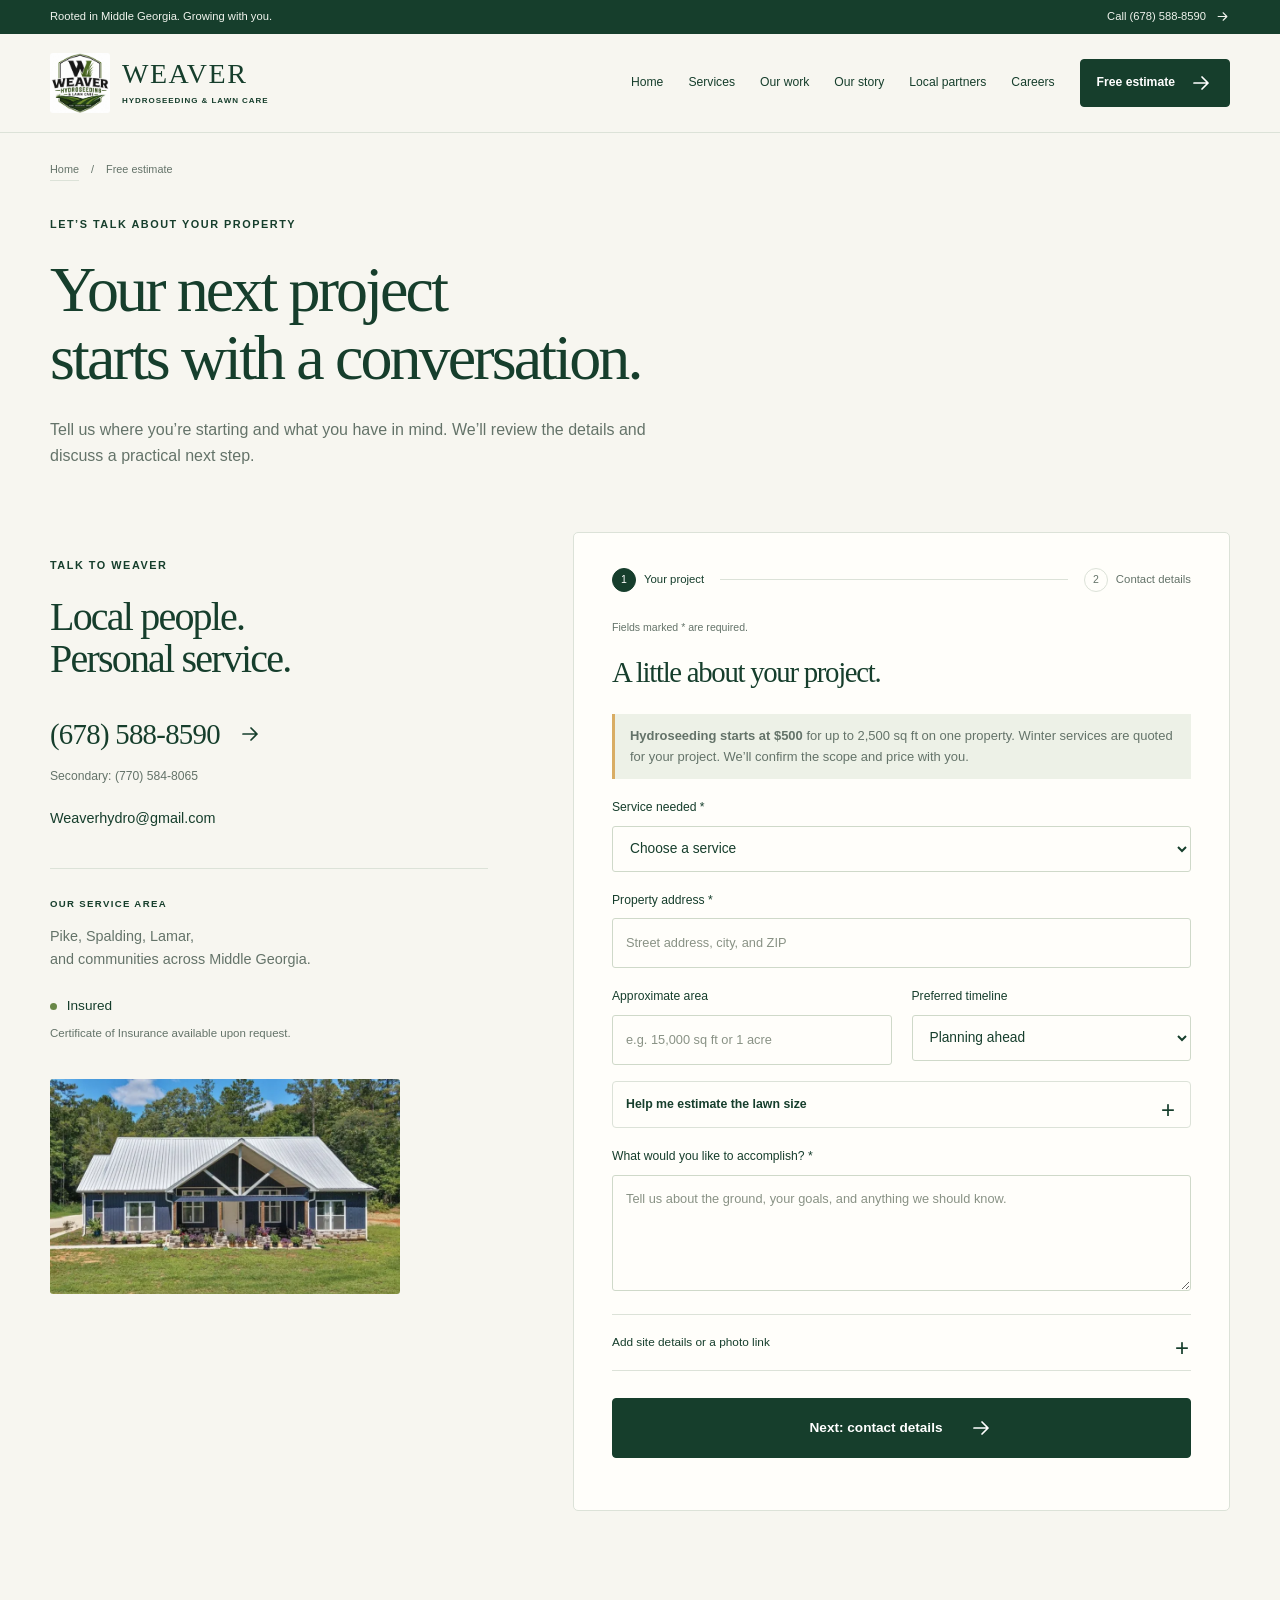
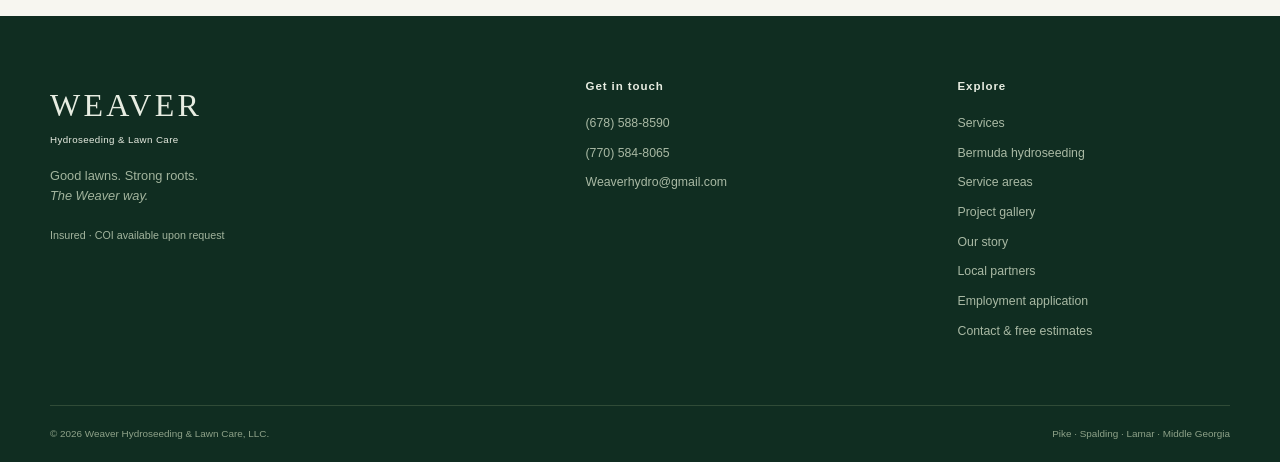
<file: contact.html>
<!doctype html>
<html lang="en-US"><head>
 <meta charset="utf-8"><meta name="viewport" content="width=device-width, initial-scale=1">
 <meta name="theme-color" content="#163e2c"><meta name="color-scheme" content="light">
 <title>Free Property Service Estimate | Weaver Hydroseeding</title><meta name="description" content="Request a free estimate for hydroseeding, lawn care, forestry mulching, drainage, grading or winter weather work in Middle Georgia.">
 <meta name="robots" content="index,follow,max-image-preview:large"><link rel="canonical" href="https://weaverhydro.com/contact.html">
 <meta property="og:type" content="website"><meta property="og:site_name" content="Weaver Hydroseeding">
 <meta property="og:locale" content="en_US"><meta property="og:title" content="Free Property Service Estimate | Weaver Hydroseeding">
 <meta property="og:description" content="Request a free estimate for hydroseeding, lawn care, forestry mulching, drainage, grading or winter weather work in Middle Georgia."><meta property="og:url" content="https://weaverhydro.com/contact.html">
 <meta property="og:image" content="https://weaverhydro.com/assets/social/weaver-share.jpg"><meta property="og:image:secure_url" content="https://weaverhydro.com/assets/social/weaver-share.jpg">
 <meta property="og:image:type" content="image/jpeg"><meta property="og:image:width" content="1200"><meta property="og:image:height" content="630">
 <meta property="og:image:alt" content="Weaver Hydroseeding: family-owned hydroseeding in Middle Georgia">
 <meta name="twitter:card" content="summary_large_image"><meta name="twitter:title" content="Free Property Service Estimate | Weaver Hydroseeding">
 <meta name="twitter:description" content="Request a free estimate for hydroseeding, lawn care, forestry mulching, drainage, grading or winter weather work in Middle Georgia."><meta name="twitter:image" content="https://weaverhydro.com/assets/social/weaver-share.jpg">
 <meta name="twitter:image:alt" content="Weaver Hydroseeding and Lawn Care in Middle Georgia">
 <link rel="icon" href="/favicon.ico" sizes="16x16 32x32 48x48"><link rel="icon" type="image/png" href="/favicon-96x96.png" sizes="96x96">
 <link rel="apple-touch-icon" href="/apple-touch-icon.png" sizes="180x180"><link rel="manifest" href="/site.webmanifest">
 <link rel="stylesheet" href="styles.css?v=20261123"><script src="script.js?v=20261123" defer></script>
 <script type="application/ld+json">{"@context": "https://schema.org", "@graph": [{"@type": "Organization", "@id": "https://weaverhydro.com/#business", "name": "Weaver Hydroseeding & Lawn Care, LLC", "alternateName": ["Weaver Hydroseeding", "Weaver Hydroseed"], "url": "https://weaverhydro.com/", "logo": {"@type": "ImageObject", "@id": "https://weaverhydro.com/#logo", "url": "https://weaverhydro.com/assets/weaver-logo-512.png", "contentUrl": "https://weaverhydro.com/assets/weaver-logo-512.png", "width": 512, "height": 512, "caption": "Weaver Hydroseeding & Lawn Care, LLC"}, "image": "https://weaverhydro.com/assets/project-field.webp", "description": "Family-owned hydroseeding and lawn care serving Pike, Spalding, Lamar and Middle Georgia.", "telephone": "+1-678-588-8590", "email": "weaverhydro@gmail.com", "areaServed": [{"@type": "AdministrativeArea", "name": "Pike County, Georgia"}, {"@type": "AdministrativeArea", "name": "Spalding County, Georgia"}, {"@type": "AdministrativeArea", "name": "Lamar County, Georgia"}, {"@type": "AdministrativeArea", "name": "Middle Georgia"}], "contactPoint": {"@type": "ContactPoint", "telephone": "+1-678-588-8590", "email": "weaverhydro@gmail.com", "contactType": "customer service", "availableLanguage": "English", "areaServed": [{"@type": "AdministrativeArea", "name": "Pike County, Georgia"}, {"@type": "AdministrativeArea", "name": "Spalding County, Georgia"}, {"@type": "AdministrativeArea", "name": "Lamar County, Georgia"}, {"@type": "AdministrativeArea", "name": "Middle Georgia"}]}, "founder": {"@type": "Person", "name": "Justyn Weaver"}}, {"@type": "WebSite", "@id": "https://weaverhydro.com/#website", "url": "https://weaverhydro.com/", "name": "Weaver Hydroseeding", "alternateName": ["Weaver Hydroseed", "Weaver Hydroseeding & Lawn Care, LLC"], "publisher": {"@id": "https://weaverhydro.com/#business"}, "inLanguage": "en-US"}, {"@type": "ContactPage", "@id": "https://weaverhydro.com/contact.html#webpage", "url": "https://weaverhydro.com/contact.html", "name": "Free Property Service Estimate | Weaver Hydroseeding", "description": "Request a free estimate for hydroseeding, lawn care, forestry mulching, drainage, grading or winter weather work in Middle Georgia.", "isPartOf": {"@id": "https://weaverhydro.com/#website"}, "about": {"@id": "https://weaverhydro.com/#business"}, "inLanguage": "en-US", "primaryImageOfPage": {"@type": "ImageObject", "url": "https://weaverhydro.com/assets/social/weaver-share.jpg", "width": 1200, "height": 630}, "breadcrumb": {"@id": "https://weaverhydro.com/contact.html#breadcrumbs"}}, {"@type": "BreadcrumbList", "@id": "https://weaverhydro.com/contact.html#breadcrumbs", "itemListElement": [{"@type": "ListItem", "position": 1, "name": "Home", "item": "https://weaverhydro.com/"}, {"@type": "ListItem", "position": 2, "name": "Free estimate", "item": "https://weaverhydro.com/contact.html"}]}]}</script>
 </head><body><a class="skip-link" href="#main">Skip to content</a>
    <div class="topbar"><div class="wrap"><span>Rooted in Middle Georgia. Growing with you.</span><a href="tel:+16785888590">Call (678) 588-8590 <svg viewBox="0 0 24 24" fill="none" aria-hidden="true"><path d="M5 12h14m-6-6 6 6-6 6" stroke="currentColor" stroke-width="1.7" stroke-linecap="round" stroke-linejoin="round"/></svg></a></div></div>
    <header class="site-header"><div class="wrap nav-wrap"><a href="./" class="brand" aria-label="Weaver Hydroseeding home"><img src="assets/logo.webp" alt="Weaver Hydroseeding and Lawn Care logo" class="" width="1254" height="1254" loading="eager" decoding="async"><span>WEAVER<small>HYDROSEEDING &amp; LAWN CARE</small></span></a>
    <button class="menu-toggle" aria-controls="site-nav" aria-expanded="false" aria-label="Open menu"><span></span><span></span></button>
    <nav id="site-nav" aria-label="Main navigation"><a href="./">Home</a><a href="services.html">Services</a><a href="gallery.html">Our work</a><a href="our-story.html">Our story</a><a href="partners.html">Local partners</a><a href="careers.html">Careers</a><a class="button small" href="#estimate">Free estimate<svg viewBox="0 0 24 24" fill="none" aria-hidden="true"><path d="M5 12h14m-6-6 6 6-6 6" stroke="currentColor" stroke-width="1.7" stroke-linecap="round" stroke-linejoin="round"/></svg></a></nav></div></header><main id="main" tabindex="-1"><nav class="wrap breadcrumbs" aria-label="Breadcrumb"><a href="./">Home</a><span aria-hidden="true">/</span><span aria-current="page">Free estimate</span></nav><section class="page-intro wrap"><span class="eyebrow">LET’S TALK ABOUT YOUR PROPERTY</span><h1>Your next project<br>starts with a conversation.</h1><p>Tell us where you’re starting and what you have in mind. We’ll review the details and discuss a practical next step.</p></section><section class="wrap contact-grid"><aside class="contact-aside"><span class="eyebrow">TALK TO WEAVER</span><h2>Local people.<br>Personal service.</h2><a class="contact-phone" href="tel:+16785888590">(678) 588-8590 <svg viewBox="0 0 24 24" fill="none" aria-hidden="true"><path d="M5 12h14m-6-6 6 6-6 6" stroke="currentColor" stroke-width="1.7" stroke-linecap="round" stroke-linejoin="round"/></svg></a><span class="contact-secondary">Secondary: <a href="tel:+17705848065">(770) 584-8065</a></span><a class="contact-email" href="mailto:weaverhydro@gmail.com">Weaverhydro@gmail.com</a><div class="contact-area"><span class="eyebrow">OUR SERVICE AREA</span><p>Pike, Spalding, Lamar,<br>and communities across Middle Georgia.</p></div><div class="contact-insured"><span class="trust-dot"></span> Insured<p>Certificate of Insurance available upon request.</p></div><img src="assets/project-front.webp" alt="Residential home and lawn featured in our project gallery" class="" width="1320" height="940" loading="lazy" decoding="async" srcset="assets/project-front-w480.webp 480w, assets/project-front-w800.webp 800w, assets/project-front-w1200.webp 1200w, assets/project-front.webp 1320w" sizes="(max-width: 700px) calc(100vw - 40px), (max-width: 1300px) 50vw, 630px"></aside><div class="form-card" id="estimate" tabindex="-1"><form id="estimate-form" action="https://formspree.io/f/mpqvlenz" method="POST"><input type="hidden" name="_subject" value="New Estimate Request — Weaver Hydroseeding"><div class="form-progress" aria-label="Estimate request progress"><span data-step-label="0" class="active"><b>1</b> Your project</span><i></i><span data-step-label="1"><b>2</b> Contact details</span></div><p class="form-required">Fields marked * are required.</p><section class="form-panel" data-panel="0"><h2>A little about your project.</h2><p class="form-pricing"><strong>Hydroseeding starts at $500</strong> for up to 2,500 sq ft on one property. Winter services are quoted for your project. We’ll confirm the scope and price with you.</p><label for="service">Service needed *<select id="service" name="service_needed" required><option value="">Choose a service</option><option>Hydroseeding</option><option>New Lawn Establishment</option><option>Erosion Control</option><option>Lawn Maintenance Plan</option><option>Overseeding / Restoration</option><option>Commercial / Builder Service</option><option>Forestry Mulching</option><option>Winter Erosion Control</option><option>Grading &amp; Land Improvements</option><option>Drainage Improvements &amp; Ditch Cleaning</option><option>Driveway Salting</option><option>Commercial Parking Lot Salting</option><option>Snow Removal</option><option>Other</option></select></label><label for="address">Property address *<input id="address" name="property_address" autocomplete="street-address" required placeholder="Street address, city, and ZIP"></label><div class="form-grid"><label for="size">Approximate area<input id="size" name="property_size" placeholder="e.g. 15,000 sq ft or 1 acre"></label><label for="timeline">Preferred timeline<select id="timeline" name="timeline"><option>Planning ahead</option><option>As soon as possible</option><option>Within 30 days</option><option>Within 60 days</option></select></label></div><details class="area-helper" id="area-helper"><summary>Help me estimate the lawn size</summary><p>Measure one rectangular section in feet. For multiple sections, add their areas together. An estimate is fine.</p><div class="form-grid"><label for="lawn-length">Length (feet)<input id="lawn-length" type="number" inputmode="decimal" min="0" step="any"></label><label for="lawn-width">Width (feet)<input id="lawn-width" type="number" inputmode="decimal" min="0" step="any"></label></div><output id="lawn-result" aria-live="polite"></output><button id="apply-area" type="button" disabled>Use this area</button></details><label for="details">What would you like to accomplish? *<textarea id="details" name="project_details" rows="4" required placeholder="Tell us about the ground, your goals, and anything we should know."></textarea></label><details class="optional-fields"><summary>Add site details or a photo link</summary><div class="form-grid"><label for="property-type">Property type<select id="property-type" name="property_type"><option>Residential</option><option>New Construction</option><option>Commercial</option><option>Builder / Developer</option><option>Other</option></select></label><label for="water">Water or irrigation available?<select id="water" name="water_available"><option>Not sure</option><option>Yes</option><option>No</option></select></label></div><label for="condition">Current site condition<select id="condition" name="site_condition"><option>Not sure</option><option>Bare / graded soil</option><option>New construction</option><option>Thin or patchy lawn</option><option>Existing vegetation</option><option>Erosion concern</option><option>Other</option></select></label><label for="photo">Photo or video link<input id="photo" type="url" name="photo_link" placeholder="Optional link to your property photos"></label></details><button class="button next-button" type="button" data-next>Next: contact details <svg viewBox="0 0 24 24" fill="none" aria-hidden="true"><path d="M5 12h14m-6-6 6 6-6 6" stroke="currentColor" stroke-width="1.7" stroke-linecap="round" stroke-linejoin="round"/></svg></button></section><section class="form-panel" data-panel="1"><h2>How can we reach you?</h2><label for="name">Full name *<input id="name" name="name" autocomplete="name" required></label><label for="preferred">Preferred contact method
  <select id="preferred" name="preferred_contact"><option>Phone Call</option><option>Text Message</option><option>Email</option></select>
</label>
<div class="form-grid" id="estimate-contacts" hidden>
  <label for="phone"><span id="phone-label">Phone number</span><input id="phone" name="phone" type="tel" autocomplete="tel"></label>
  <label for="email"><span id="email-label">Email address</span><input id="email" name="email" type="email" autocomplete="email"></label>
</div>
<label for="reply-contact" id="reply-contact-label">Phone number or email address *
  <input id="reply-contact" name="reply_contact" required placeholder="Where should we reach you?">
</label>
<label class="consent" for="permission"><input type="checkbox" id="permission" name="contact_permission" required><span>I authorize Weaver Hydroseeding &amp; Lawn Care, LLC to contact me about this estimate request. *</span></label><div class="honeypot" aria-hidden="true"><label for="website">Leave this field empty<input type="text" id="website" name="_gotcha" tabindex="-1" autocomplete="off"></label></div><div class="form-actions"><button type="button" class="back-button" data-back>← Back</button><button class="button" type="submit" id="submit-estimate">Submit estimate request <svg viewBox="0 0 24 24" fill="none" aria-hidden="true"><path d="M5 12h14m-6-6 6 6-6 6" stroke="currentColor" stroke-width="1.7" stroke-linecap="round" stroke-linejoin="round"/></svg></button></div><p class="form-note">Your information is used to respond to your project inquiry.</p></section><p id="form-status" role="status" aria-live="polite"></p></form><div id="form-success" hidden tabindex="-1"><span class="success-mark" aria-hidden="true">✓</span><span class="eyebrow">REQUEST RECEIVED</span><h2>Thanks for reaching out.</h2><p>Your estimate request has been submitted to Weaver Hydroseeding. We’ll be in touch to discuss your property.</p><a class="text-link" href="gallery.html">Explore our work <svg viewBox="0 0 24 24" fill="none" aria-hidden="true"><path d="M5 12h14m-6-6 6 6-6 6" stroke="currentColor" stroke-width="1.7" stroke-linecap="round" stroke-linejoin="round"/></svg></a></div></div></section></main><footer><div class="wrap footer-main"><div class="footer-brand"><a href="./">WEAVER<span>Hydroseeding &amp; Lawn Care</span></a><p>Good lawns. Strong roots.<br><em>The Weaver way.</em></p><span class="footer-insurance">Insured · COI available upon request</span></div><div><h2>Get in touch</h2><a href="tel:+16785888590">(678) 588-8590</a><a href="tel:+17705848065">(770) 584-8065</a><a href="mailto:weaverhydro@gmail.com">Weaverhydro@gmail.com</a></div><div><h2>Explore</h2><a href="services.html">Services</a><a href="hydroseeding.html">Bermuda hydroseeding</a><a href="service-areas.html">Service areas</a><a href="gallery.html">Project gallery</a><a href="our-story.html">Our story</a><a href="partners.html">Local partners</a><a href="careers.html">Employment application</a><a href="#estimate">Contact &amp; free estimates</a></div></div><div class="wrap footer-bottom"><span>© <span data-year>2026</span> Weaver Hydroseeding &amp; Lawn Care, LLC.</span><span>Pike · Spalding · Lamar · Middle Georgia</span></div></footer>
    <div class="mobile-contact"><a href="tel:+16785888590">Call Weaver</a><a href="#estimate">Free estimate <svg viewBox="0 0 24 24" fill="none" aria-hidden="true"><path d="M5 12h14m-6-6 6 6-6 6" stroke="currentColor" stroke-width="1.7" stroke-linecap="round" stroke-linejoin="round"/></svg></a></div></body></html>
</file>
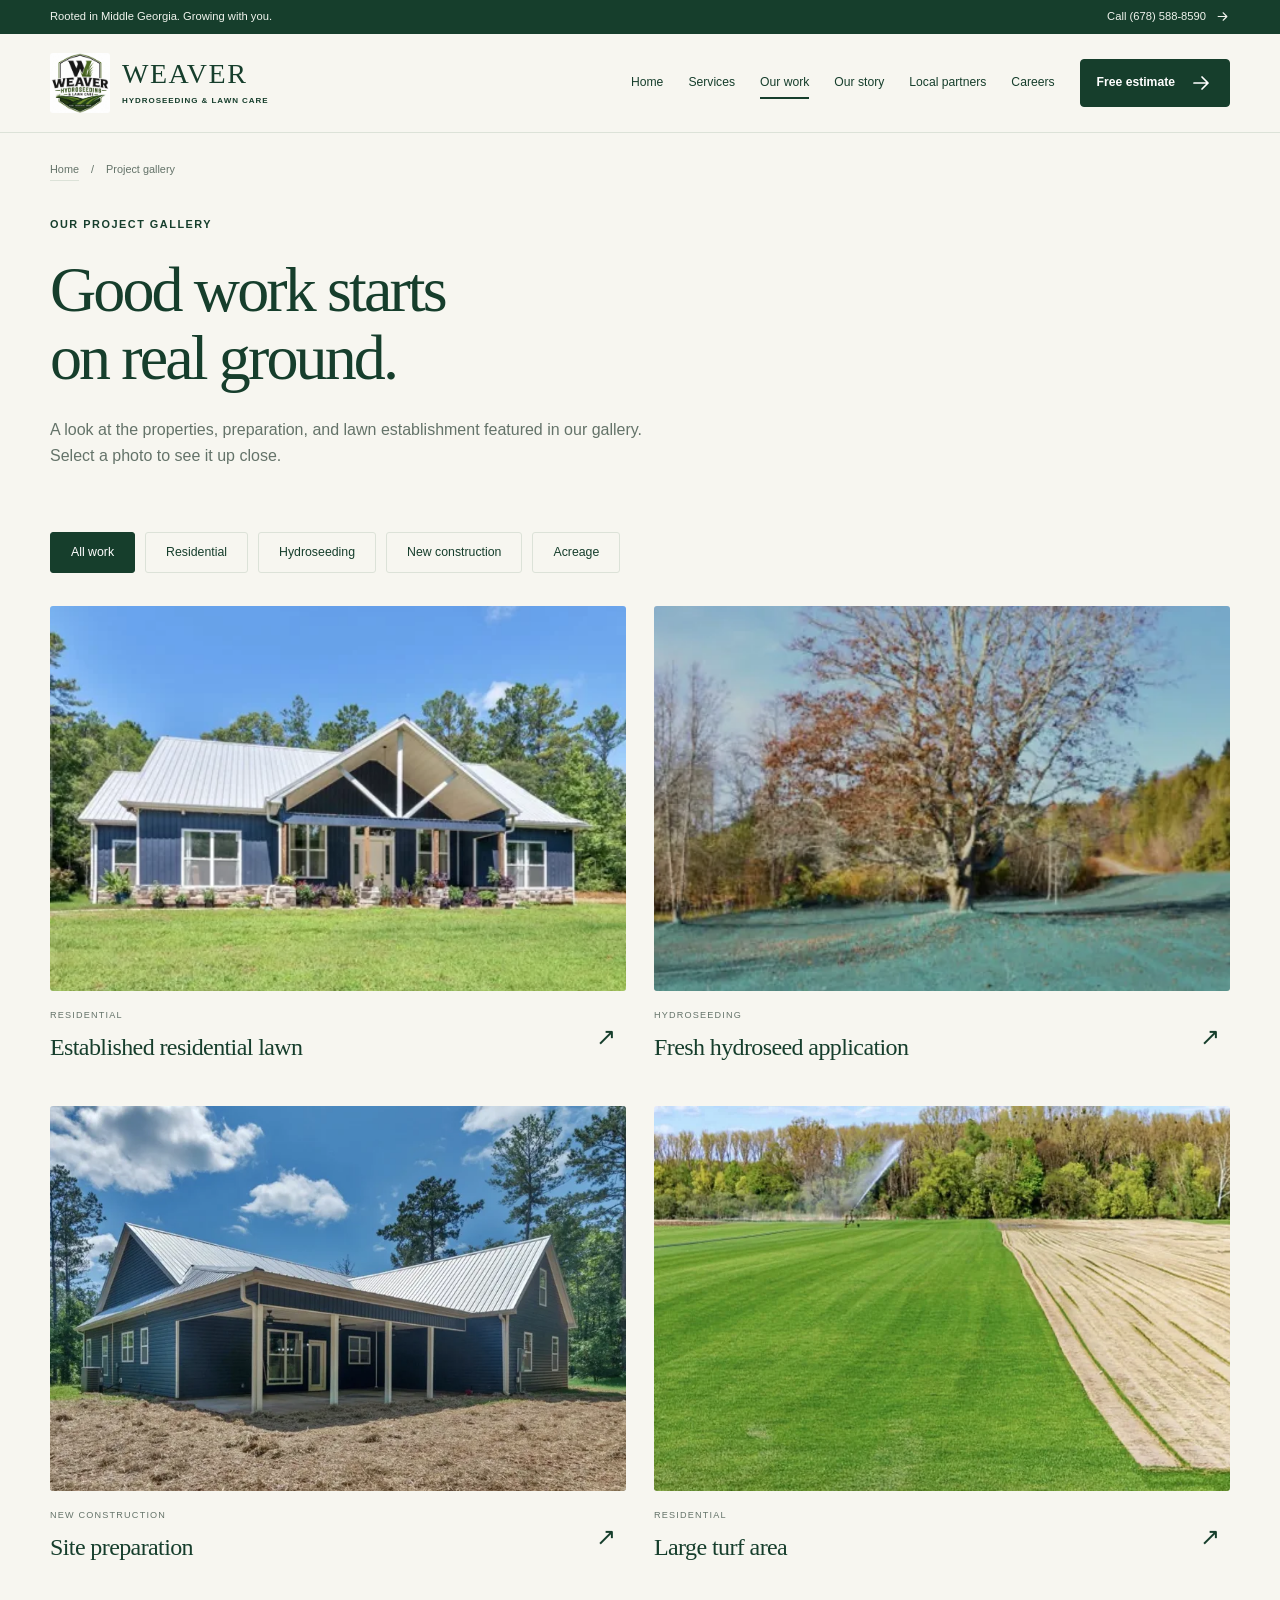
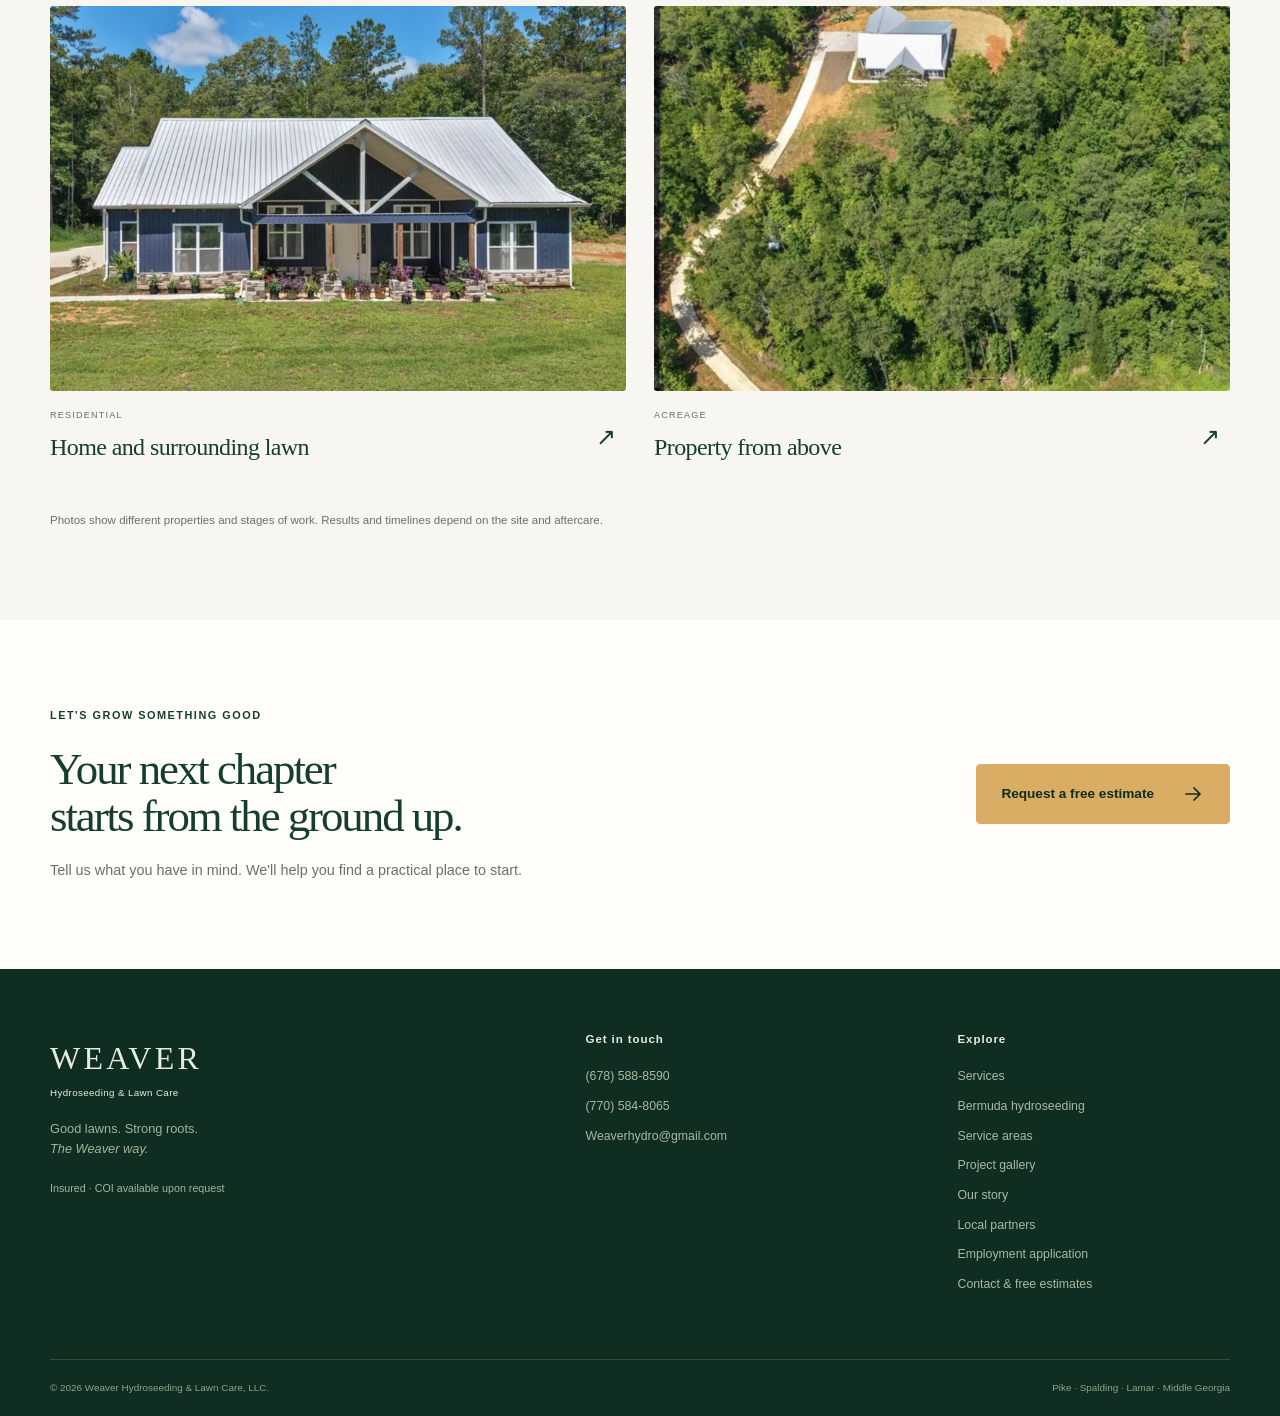
<file: gallery.html>
<!doctype html>
<html lang="en-US"><head>
 <meta charset="utf-8"><meta name="viewport" content="width=device-width, initial-scale=1">
 <meta name="theme-color" content="#163e2c"><meta name="color-scheme" content="light">
 <title>Hydroseeding Project Photos | Weaver Hydroseeding</title><meta name="description" content="Explore Weaver’s project photos: fresh hydroseed, residential lawns, site preparation and acreage in Middle Georgia. See the possibilities for your property.">
 <meta name="robots" content="index,follow,max-image-preview:large"><link rel="canonical" href="https://weaverhydro.com/gallery.html">
 <meta property="og:type" content="website"><meta property="og:site_name" content="Weaver Hydroseeding">
 <meta property="og:locale" content="en_US"><meta property="og:title" content="Hydroseeding Project Photos | Weaver Hydroseeding">
 <meta property="og:description" content="Explore Weaver’s project photos: fresh hydroseed, residential lawns, site preparation and acreage in Middle Georgia. See the possibilities for your property."><meta property="og:url" content="https://weaverhydro.com/gallery.html">
 <meta property="og:image" content="https://weaverhydro.com/assets/social/weaver-share.jpg"><meta property="og:image:secure_url" content="https://weaverhydro.com/assets/social/weaver-share.jpg">
 <meta property="og:image:type" content="image/jpeg"><meta property="og:image:width" content="1200"><meta property="og:image:height" content="630">
 <meta property="og:image:alt" content="Weaver Hydroseeding: family-owned hydroseeding in Middle Georgia">
 <meta name="twitter:card" content="summary_large_image"><meta name="twitter:title" content="Hydroseeding Project Photos | Weaver Hydroseeding">
 <meta name="twitter:description" content="Explore Weaver’s project photos: fresh hydroseed, residential lawns, site preparation and acreage in Middle Georgia. See the possibilities for your property."><meta name="twitter:image" content="https://weaverhydro.com/assets/social/weaver-share.jpg">
 <meta name="twitter:image:alt" content="Weaver Hydroseeding and Lawn Care in Middle Georgia">
 <link rel="icon" href="/favicon.ico" sizes="16x16 32x32 48x48"><link rel="icon" type="image/png" href="/favicon-96x96.png" sizes="96x96">
 <link rel="apple-touch-icon" href="/apple-touch-icon.png" sizes="180x180"><link rel="manifest" href="/site.webmanifest">
 <link rel="stylesheet" href="styles.css?v=20261123"><script src="script.js?v=20261123" defer></script>
 <script type="application/ld+json">{"@context": "https://schema.org", "@graph": [{"@type": "Organization", "@id": "https://weaverhydro.com/#business", "name": "Weaver Hydroseeding & Lawn Care, LLC", "alternateName": ["Weaver Hydroseeding", "Weaver Hydroseed"], "url": "https://weaverhydro.com/", "logo": {"@type": "ImageObject", "@id": "https://weaverhydro.com/#logo", "url": "https://weaverhydro.com/assets/weaver-logo-512.png", "contentUrl": "https://weaverhydro.com/assets/weaver-logo-512.png", "width": 512, "height": 512, "caption": "Weaver Hydroseeding & Lawn Care, LLC"}, "image": "https://weaverhydro.com/assets/project-field.webp", "description": "Family-owned hydroseeding and lawn care serving Pike, Spalding, Lamar and Middle Georgia.", "telephone": "+1-678-588-8590", "email": "weaverhydro@gmail.com", "areaServed": [{"@type": "AdministrativeArea", "name": "Pike County, Georgia"}, {"@type": "AdministrativeArea", "name": "Spalding County, Georgia"}, {"@type": "AdministrativeArea", "name": "Lamar County, Georgia"}, {"@type": "AdministrativeArea", "name": "Middle Georgia"}], "contactPoint": {"@type": "ContactPoint", "telephone": "+1-678-588-8590", "email": "weaverhydro@gmail.com", "contactType": "customer service", "availableLanguage": "English", "areaServed": [{"@type": "AdministrativeArea", "name": "Pike County, Georgia"}, {"@type": "AdministrativeArea", "name": "Spalding County, Georgia"}, {"@type": "AdministrativeArea", "name": "Lamar County, Georgia"}, {"@type": "AdministrativeArea", "name": "Middle Georgia"}]}, "founder": {"@type": "Person", "name": "Justyn Weaver"}}, {"@type": "WebSite", "@id": "https://weaverhydro.com/#website", "url": "https://weaverhydro.com/", "name": "Weaver Hydroseeding", "alternateName": ["Weaver Hydroseed", "Weaver Hydroseeding & Lawn Care, LLC"], "publisher": {"@id": "https://weaverhydro.com/#business"}, "inLanguage": "en-US"}, {"@type": "CollectionPage", "@id": "https://weaverhydro.com/gallery.html#webpage", "url": "https://weaverhydro.com/gallery.html", "name": "Hydroseeding Project Photos | Weaver Hydroseeding", "description": "Explore Weaver’s project photos: fresh hydroseed, residential lawns, site preparation and acreage in Middle Georgia. See the possibilities for your property.", "isPartOf": {"@id": "https://weaverhydro.com/#website"}, "about": {"@id": "https://weaverhydro.com/#business"}, "inLanguage": "en-US", "primaryImageOfPage": {"@type": "ImageObject", "url": "https://weaverhydro.com/assets/social/weaver-share.jpg", "width": 1200, "height": 630}, "breadcrumb": {"@id": "https://weaverhydro.com/gallery.html#breadcrumbs"}}, {"@type": "BreadcrumbList", "@id": "https://weaverhydro.com/gallery.html#breadcrumbs", "itemListElement": [{"@type": "ListItem", "position": 1, "name": "Home", "item": "https://weaverhydro.com/"}, {"@type": "ListItem", "position": 2, "name": "Project gallery", "item": "https://weaverhydro.com/gallery.html"}]}]}</script>
 </head><body><a class="skip-link" href="#main">Skip to content</a>
    <div class="topbar"><div class="wrap"><span>Rooted in Middle Georgia. Growing with you.</span><a href="tel:+16785888590">Call (678) 588-8590 <svg viewBox="0 0 24 24" fill="none" aria-hidden="true"><path d="M5 12h14m-6-6 6 6-6 6" stroke="currentColor" stroke-width="1.7" stroke-linecap="round" stroke-linejoin="round"/></svg></a></div></div>
    <header class="site-header"><div class="wrap nav-wrap"><a href="./" class="brand" aria-label="Weaver Hydroseeding home"><img src="assets/logo.webp" alt="Weaver Hydroseeding and Lawn Care logo" class="" width="1254" height="1254" loading="eager" decoding="async"><span>WEAVER<small>HYDROSEEDING &amp; LAWN CARE</small></span></a>
    <button class="menu-toggle" aria-controls="site-nav" aria-expanded="false" aria-label="Open menu"><span></span><span></span></button>
    <nav id="site-nav" aria-label="Main navigation"><a href="./">Home</a><a href="services.html">Services</a><a href="gallery.html" aria-current="page">Our work</a><a href="our-story.html">Our story</a><a href="partners.html">Local partners</a><a href="careers.html">Careers</a><a class="button small" href="contact.html#estimate">Free estimate<svg viewBox="0 0 24 24" fill="none" aria-hidden="true"><path d="M5 12h14m-6-6 6 6-6 6" stroke="currentColor" stroke-width="1.7" stroke-linecap="round" stroke-linejoin="round"/></svg></a></nav></div></header><main id="main" tabindex="-1"><nav class="wrap breadcrumbs" aria-label="Breadcrumb"><a href="./">Home</a><span aria-hidden="true">/</span><span aria-current="page">Project gallery</span></nav><section class="page-intro wrap"><span class="eyebrow">OUR PROJECT GALLERY</span><h1>Good work starts<br>on real ground.</h1><p>A look at the properties, preparation, and lawn establishment featured in our gallery. Select a photo to see it up close.</p></section><section class="wrap gallery-section"><div class="gallery-filters" role="group" aria-label="Filter gallery"><button type="button" data-filter="All work" aria-pressed="true">All work</button><button type="button" data-filter="Residential" aria-pressed="false">Residential</button><button type="button" data-filter="Hydroseeding" aria-pressed="false">Hydroseeding</button><button type="button" data-filter="New construction" aria-pressed="false">New construction</button><button type="button" data-filter="Acreage" aria-pressed="false">Acreage</button></div><div class="gallery-grid"><button type="button" class="gallery-item" data-category="Residential" data-image="assets/project-finished.webp" data-title="Established residential lawn" data-caption="A green lawn around a completed home."><img src="assets/project-finished.webp" alt="Established residential lawn" class="" width="1320" height="924" loading="eager" decoding="async" fetchpriority="high" srcset="assets/project-finished-w480.webp 480w, assets/project-finished-w800.webp 800w, assets/project-finished-w1200.webp 1200w, assets/project-finished.webp 1320w" sizes="(max-width: 700px) calc(100vw - 40px), (max-width: 1300px) 50vw, 630px"><span class="gallery-meta"><small>RESIDENTIAL</small><strong>Established residential lawn</strong><span aria-hidden="true">↗</span></span></button><button type="button" class="gallery-item" data-category="Hydroseeding" id="fresh-hydroseed" data-image="assets/project-hydroseed.webp" data-title="Fresh hydroseed application" data-caption="Mulch and seed coverage on open ground."><img src="assets/project-hydroseed.webp" alt="Fresh hydroseed application" class="" width="1192" height="1787" loading="eager" decoding="async" fetchpriority="high" srcset="assets/project-hydroseed-w480.webp 480w, assets/project-hydroseed-w800.webp 800w, assets/project-hydroseed.webp 1192w" sizes="(max-width: 700px) calc(100vw - 40px), (max-width: 1300px) 50vw, 630px"><span class="gallery-meta"><small>HYDROSEEDING</small><strong>Fresh hydroseed application</strong><span aria-hidden="true">↗</span></span></button><button type="button" class="gallery-item" data-category="New construction" data-image="assets/project-rear.webp" data-title="Site preparation" data-caption="The property before lawn establishment."><img src="assets/project-rear.webp" alt="Site preparation" class="" width="1320" height="933" loading="lazy" decoding="async" srcset="assets/project-rear-w480.webp 480w, assets/project-rear-w800.webp 800w, assets/project-rear-w1200.webp 1200w, assets/project-rear.webp 1320w" sizes="(max-width: 700px) calc(100vw - 40px), (max-width: 1300px) 50vw, 630px"><span class="gallery-meta"><small>NEW CONSTRUCTION</small><strong>Site preparation</strong><span aria-hidden="true">↗</span></span></button><button type="button" class="gallery-item" data-category="Residential" data-image="assets/project-field.webp" data-title="Large turf area" data-caption="An open lawn with room to grow."><img src="assets/project-field.webp" alt="Large turf area" class="" width="1175" height="772" loading="lazy" decoding="async" srcset="assets/project-field-w480.webp 480w, assets/project-field-w800.webp 800w, assets/project-field.webp 1175w" sizes="(max-width: 700px) calc(100vw - 40px), (max-width: 1300px) 50vw, 630px"><span class="gallery-meta"><small>RESIDENTIAL</small><strong>Large turf area</strong><span aria-hidden="true">↗</span></span></button><button type="button" class="gallery-item" data-category="Residential" data-image="assets/project-front.webp" data-title="Home and surrounding lawn" data-caption="A closer view of the residential property."><img src="assets/project-front.webp" alt="Home and surrounding lawn" class="" width="1320" height="940" loading="lazy" decoding="async" srcset="assets/project-front-w480.webp 480w, assets/project-front-w800.webp 800w, assets/project-front-w1200.webp 1200w, assets/project-front.webp 1320w" sizes="(max-width: 700px) calc(100vw - 40px), (max-width: 1300px) 50vw, 630px"><span class="gallery-meta"><small>RESIDENTIAL</small><strong>Home and surrounding lawn</strong><span aria-hidden="true">↗</span></span></button><button type="button" class="gallery-item" data-category="Acreage" data-image="assets/project-drone.webp" data-title="Property from above" data-caption="An aerial view of the home and surrounding land."><img src="assets/project-drone.webp" alt="Property from above" class="" width="862" height="756" loading="lazy" decoding="async" srcset="assets/project-drone-w480.webp 480w, assets/project-drone-w800.webp 800w, assets/project-drone.webp 862w" sizes="(max-width: 700px) calc(100vw - 40px), (max-width: 1300px) 50vw, 630px"><span class="gallery-meta"><small>ACREAGE</small><strong>Property from above</strong><span aria-hidden="true">↗</span></span></button></div><p class="gallery-note">Photos show different properties and stages of work. Results and timelines depend on the site and aftercare.</p></section><dialog id="lightbox" aria-labelledby="lightbox-title"><button class="lightbox-close" type="button" aria-label="Close photo">×</button><img alt=""><div class="lightbox-info"><div><h2 id="lightbox-title"></h2><p id="lightbox-caption"></p></div><div class="lightbox-controls"><button type="button" data-lightbox-prev aria-label="Previous photo">←</button><button type="button" data-lightbox-next aria-label="Next photo">→</button></div></div></dialog><section class="cta"><div class="wrap cta-inner"><div><span class="eyebrow">LET'S GROW SOMETHING GOOD</span><h2>Your next chapter<br>starts from the ground up.</h2><p>Tell us what you have in mind. We'll help you find a practical place to start.</p></div><a class="button " href="contact.html#estimate">Request a free estimate<svg viewBox="0 0 24 24" fill="none" aria-hidden="true"><path d="M5 12h14m-6-6 6 6-6 6" stroke="currentColor" stroke-width="1.7" stroke-linecap="round" stroke-linejoin="round"/></svg></a></div></section></main><footer><div class="wrap footer-main"><div class="footer-brand"><a href="./">WEAVER<span>Hydroseeding &amp; Lawn Care</span></a><p>Good lawns. Strong roots.<br><em>The Weaver way.</em></p><span class="footer-insurance">Insured · COI available upon request</span></div><div><h2>Get in touch</h2><a href="tel:+16785888590">(678) 588-8590</a><a href="tel:+17705848065">(770) 584-8065</a><a href="mailto:weaverhydro@gmail.com">Weaverhydro@gmail.com</a></div><div><h2>Explore</h2><a href="services.html">Services</a><a href="hydroseeding.html">Bermuda hydroseeding</a><a href="service-areas.html">Service areas</a><a href="gallery.html">Project gallery</a><a href="our-story.html">Our story</a><a href="partners.html">Local partners</a><a href="careers.html">Employment application</a><a href="contact.html">Contact &amp; free estimates</a></div></div><div class="wrap footer-bottom"><span>© <span data-year>2026</span> Weaver Hydroseeding &amp; Lawn Care, LLC.</span><span>Pike · Spalding · Lamar · Middle Georgia</span></div></footer>
    <div class="mobile-contact"><a href="tel:+16785888590">Call Weaver</a><a href="contact.html#estimate">Free estimate <svg viewBox="0 0 24 24" fill="none" aria-hidden="true"><path d="M5 12h14m-6-6 6 6-6 6" stroke="currentColor" stroke-width="1.7" stroke-linecap="round" stroke-linejoin="round"/></svg></a></div></body></html>
</file>
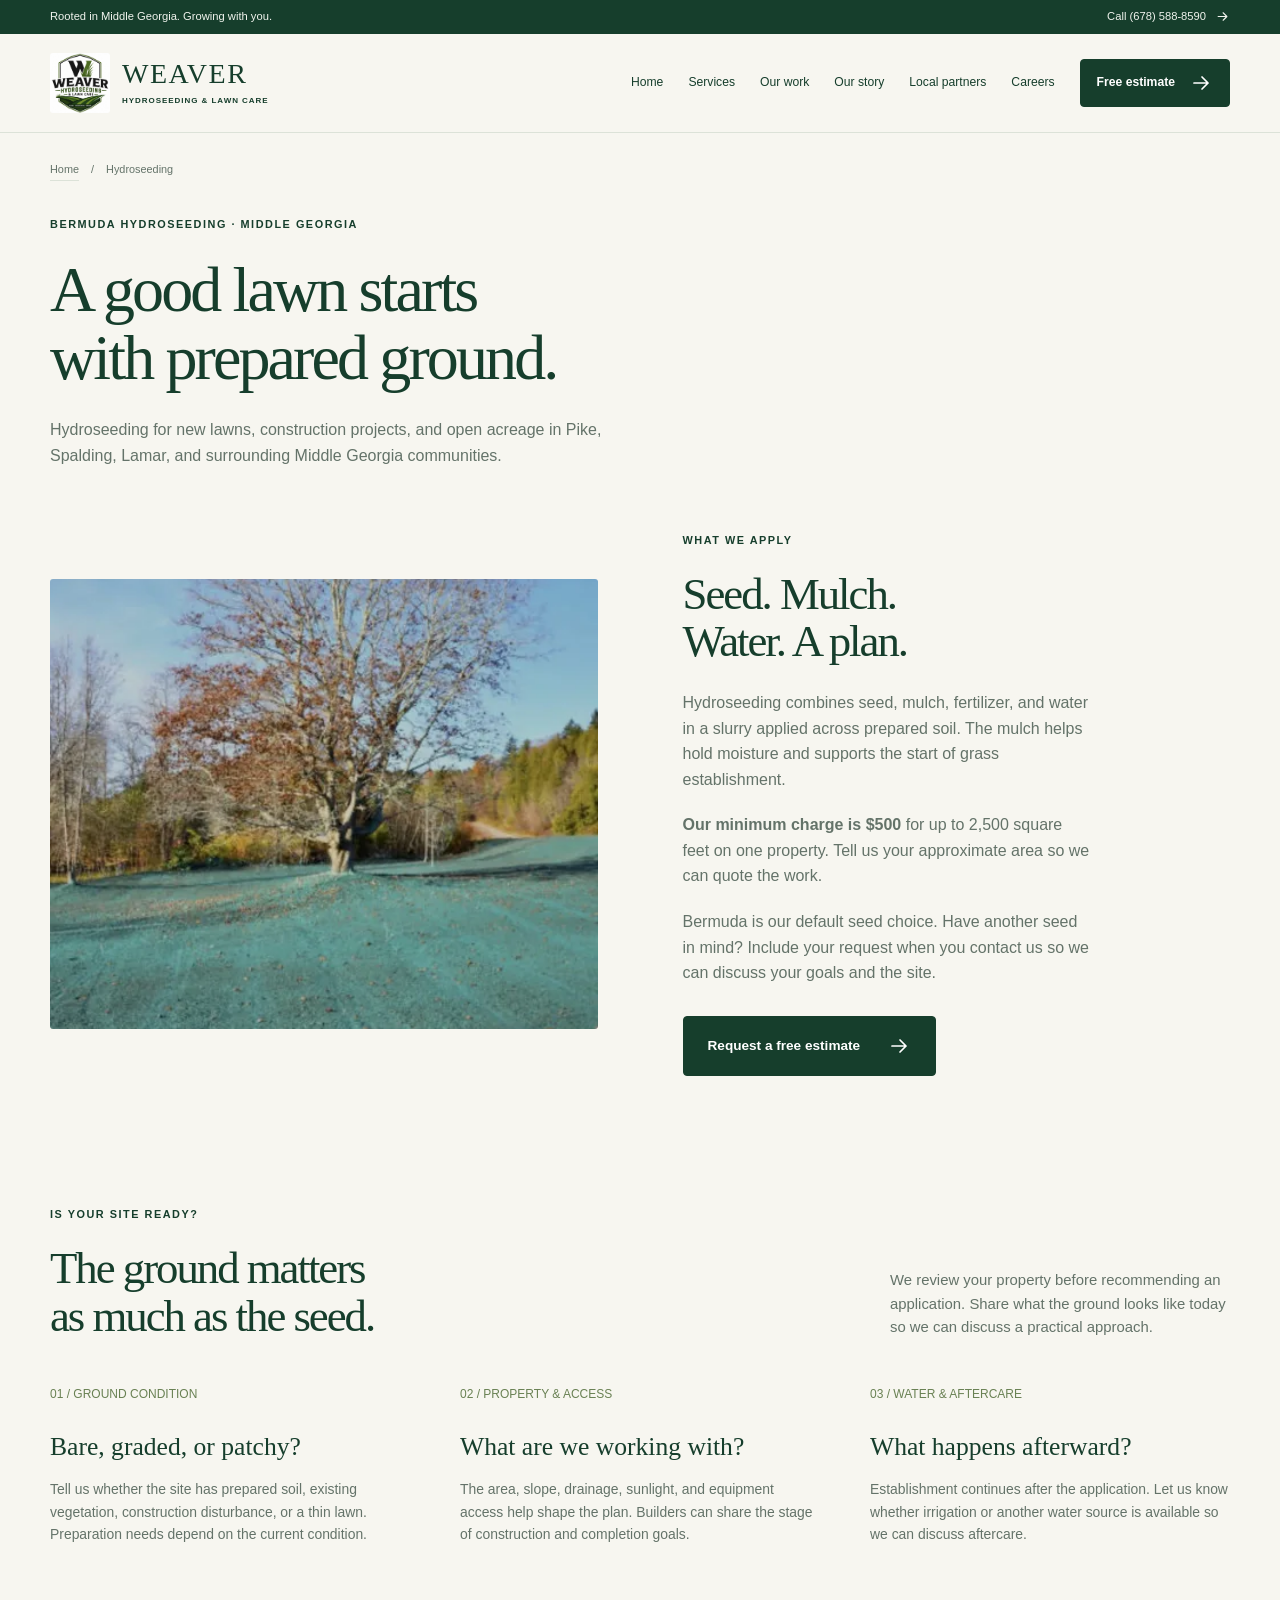
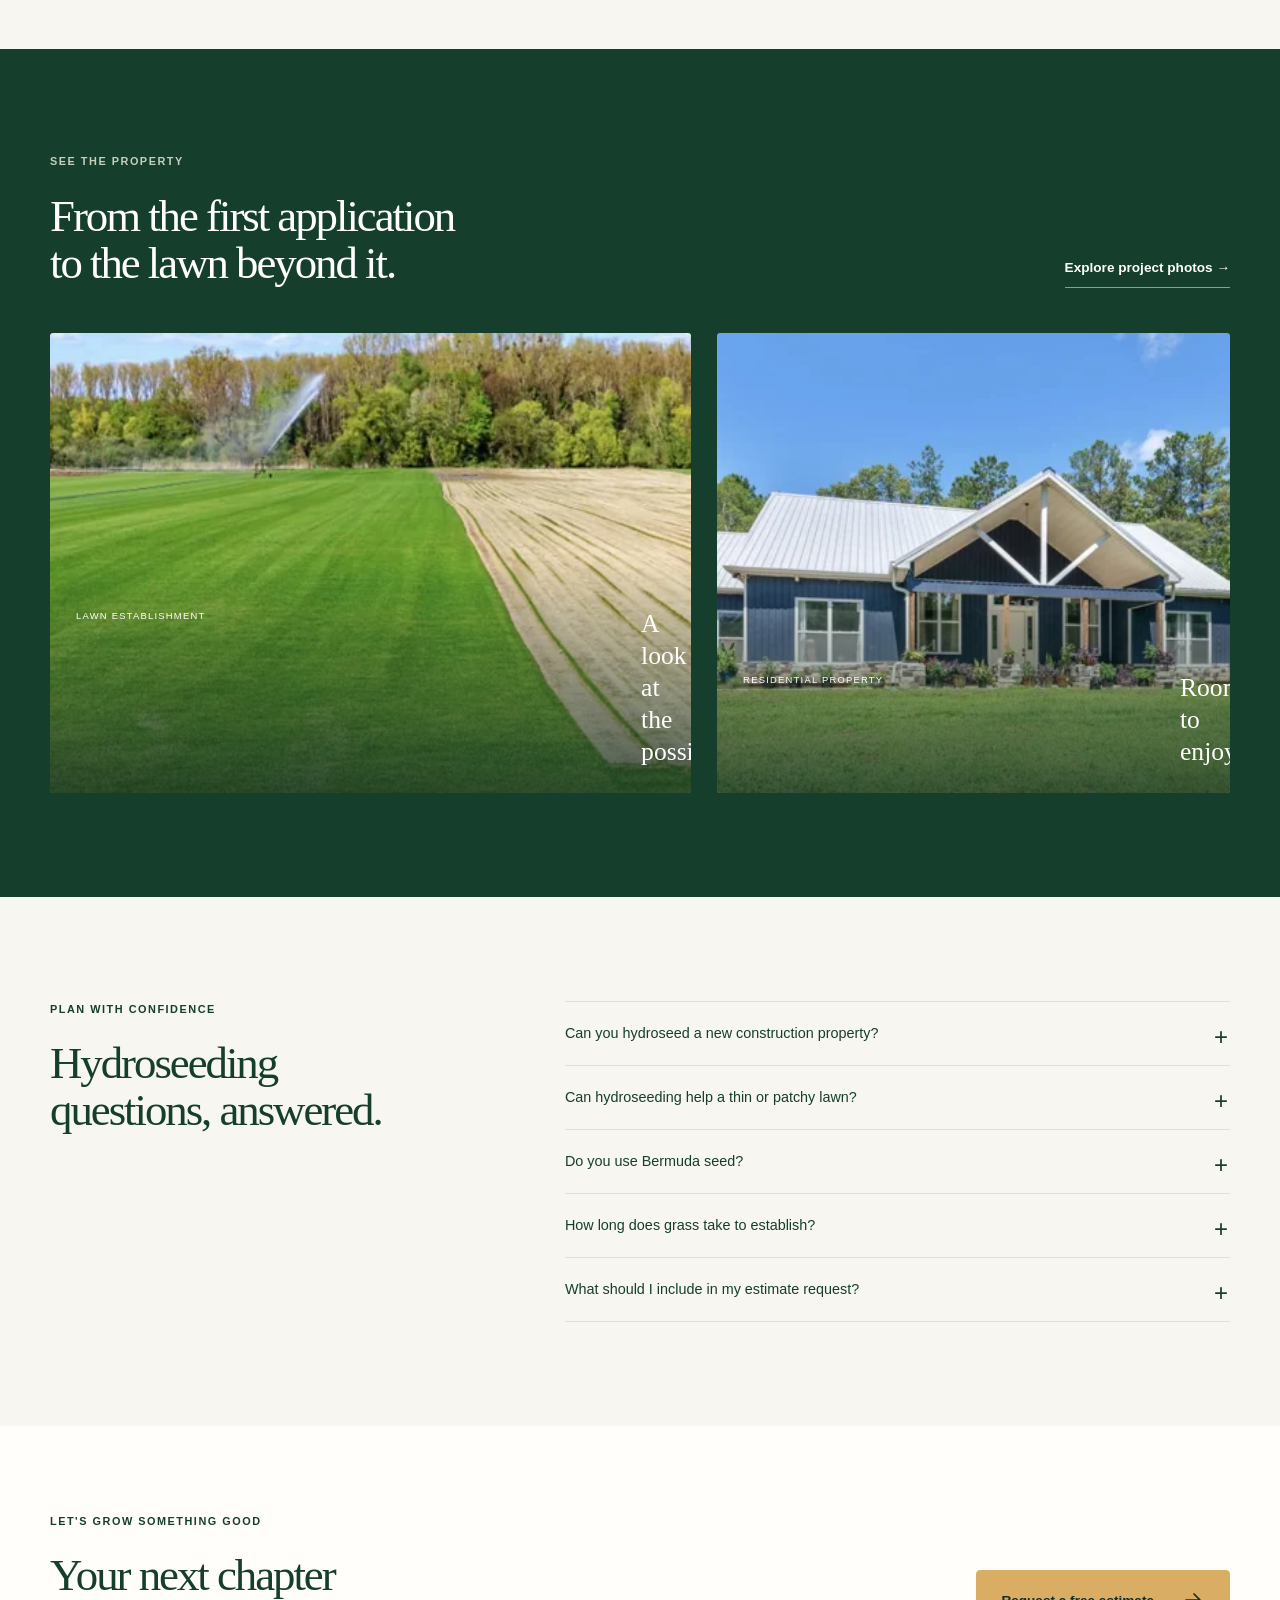
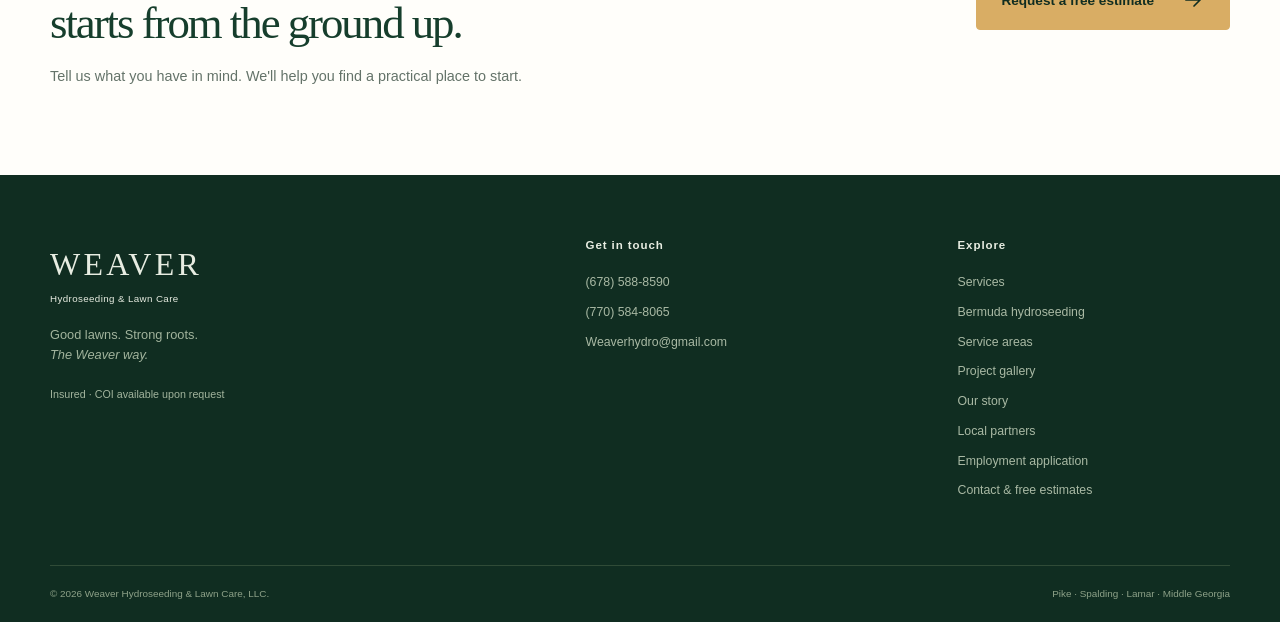
<file: hydroseeding.html>
<!doctype html>
<html lang="en-US"><head>
 <meta charset="utf-8"><meta name="viewport" content="width=device-width, initial-scale=1">
 <meta name="theme-color" content="#163e2c"><meta name="color-scheme" content="light">
 <title>Bermuda Hydroseeding in Middle Georgia | Weaver</title><meta name="description" content="Plan a Bermuda hydroseeding project with Weaver in Pike, Spalding or Lamar County. Review site preparation, lawn aftercare and request a free estimate.">
 <meta name="robots" content="index,follow,max-image-preview:large"><link rel="canonical" href="https://weaverhydro.com/hydroseeding.html">
 <meta property="og:type" content="website"><meta property="og:site_name" content="Weaver Hydroseeding">
 <meta property="og:locale" content="en_US"><meta property="og:title" content="Bermuda Hydroseeding in Middle Georgia | Weaver">
 <meta property="og:description" content="Plan a Bermuda hydroseeding project with Weaver in Pike, Spalding or Lamar County. Review site preparation, lawn aftercare and request a free estimate."><meta property="og:url" content="https://weaverhydro.com/hydroseeding.html">
 <meta property="og:image" content="https://weaverhydro.com/assets/social/weaver-share.jpg"><meta property="og:image:secure_url" content="https://weaverhydro.com/assets/social/weaver-share.jpg">
 <meta property="og:image:type" content="image/jpeg"><meta property="og:image:width" content="1200"><meta property="og:image:height" content="630">
 <meta property="og:image:alt" content="Weaver Hydroseeding: family-owned hydroseeding in Middle Georgia">
 <meta name="twitter:card" content="summary_large_image"><meta name="twitter:title" content="Bermuda Hydroseeding in Middle Georgia | Weaver">
 <meta name="twitter:description" content="Plan a Bermuda hydroseeding project with Weaver in Pike, Spalding or Lamar County. Review site preparation, lawn aftercare and request a free estimate."><meta name="twitter:image" content="https://weaverhydro.com/assets/social/weaver-share.jpg">
 <meta name="twitter:image:alt" content="Weaver Hydroseeding and Lawn Care in Middle Georgia">
 <link rel="icon" href="/favicon.ico" sizes="16x16 32x32 48x48"><link rel="icon" type="image/png" href="/favicon-96x96.png" sizes="96x96">
 <link rel="apple-touch-icon" href="/apple-touch-icon.png" sizes="180x180"><link rel="manifest" href="/site.webmanifest">
 <link rel="stylesheet" href="styles.css?v=20261123"><script src="script.js?v=20261123" defer></script>
 <script type="application/ld+json">{"@context": "https://schema.org", "@graph": [{"@type": "Organization", "@id": "https://weaverhydro.com/#business", "name": "Weaver Hydroseeding & Lawn Care, LLC", "alternateName": ["Weaver Hydroseeding", "Weaver Hydroseed"], "url": "https://weaverhydro.com/", "logo": {"@type": "ImageObject", "@id": "https://weaverhydro.com/#logo", "url": "https://weaverhydro.com/assets/weaver-logo-512.png", "contentUrl": "https://weaverhydro.com/assets/weaver-logo-512.png", "width": 512, "height": 512, "caption": "Weaver Hydroseeding & Lawn Care, LLC"}, "image": "https://weaverhydro.com/assets/project-field.webp", "description": "Family-owned hydroseeding and lawn care serving Pike, Spalding, Lamar and Middle Georgia.", "telephone": "+1-678-588-8590", "email": "weaverhydro@gmail.com", "areaServed": [{"@type": "AdministrativeArea", "name": "Pike County, Georgia"}, {"@type": "AdministrativeArea", "name": "Spalding County, Georgia"}, {"@type": "AdministrativeArea", "name": "Lamar County, Georgia"}, {"@type": "AdministrativeArea", "name": "Middle Georgia"}], "contactPoint": {"@type": "ContactPoint", "telephone": "+1-678-588-8590", "email": "weaverhydro@gmail.com", "contactType": "customer service", "availableLanguage": "English", "areaServed": [{"@type": "AdministrativeArea", "name": "Pike County, Georgia"}, {"@type": "AdministrativeArea", "name": "Spalding County, Georgia"}, {"@type": "AdministrativeArea", "name": "Lamar County, Georgia"}, {"@type": "AdministrativeArea", "name": "Middle Georgia"}]}, "founder": {"@type": "Person", "name": "Justyn Weaver"}}, {"@type": "WebSite", "@id": "https://weaverhydro.com/#website", "url": "https://weaverhydro.com/", "name": "Weaver Hydroseeding", "alternateName": ["Weaver Hydroseed", "Weaver Hydroseeding & Lawn Care, LLC"], "publisher": {"@id": "https://weaverhydro.com/#business"}, "inLanguage": "en-US"}, {"@type": "WebPage", "@id": "https://weaverhydro.com/hydroseeding.html#webpage", "url": "https://weaverhydro.com/hydroseeding.html", "name": "Bermuda Hydroseeding in Middle Georgia | Weaver", "description": "Plan a Bermuda hydroseeding project with Weaver in Pike, Spalding or Lamar County. Review site preparation, lawn aftercare and request a free estimate.", "isPartOf": {"@id": "https://weaverhydro.com/#website"}, "about": {"@id": "https://weaverhydro.com/#business"}, "inLanguage": "en-US", "primaryImageOfPage": {"@type": "ImageObject", "url": "https://weaverhydro.com/assets/social/weaver-share.jpg", "width": 1200, "height": 630}, "breadcrumb": {"@id": "https://weaverhydro.com/hydroseeding.html#breadcrumbs"}}, {"@type": "BreadcrumbList", "@id": "https://weaverhydro.com/hydroseeding.html#breadcrumbs", "itemListElement": [{"@type": "ListItem", "position": 1, "name": "Home", "item": "https://weaverhydro.com/"}, {"@type": "ListItem", "position": 2, "name": "Hydroseeding", "item": "https://weaverhydro.com/hydroseeding.html"}]}, {"@type": "Service", "@id": "https://weaverhydro.com/#service-hydroseeding", "name": "Hydroseeding", "serviceType": "Hydroseeding", "description": "Seed, mulch, fertilizer and water applied to prepared ground for new lawn establishment.", "url": "https://weaverhydro.com/hydroseeding.html", "provider": {"@id": "https://weaverhydro.com/#business"}, "areaServed": [{"@type": "AdministrativeArea", "name": "Pike County, Georgia"}, {"@type": "AdministrativeArea", "name": "Spalding County, Georgia"}, {"@type": "AdministrativeArea", "name": "Lamar County, Georgia"}, {"@type": "AdministrativeArea", "name": "Middle Georgia"}]}]}</script>
 </head><body><a class="skip-link" href="#main">Skip to content</a>
    <div class="topbar"><div class="wrap"><span>Rooted in Middle Georgia. Growing with you.</span><a href="tel:+16785888590">Call (678) 588-8590 <svg viewBox="0 0 24 24" fill="none" aria-hidden="true"><path d="M5 12h14m-6-6 6 6-6 6" stroke="currentColor" stroke-width="1.7" stroke-linecap="round" stroke-linejoin="round"/></svg></a></div></div>
    <header class="site-header"><div class="wrap nav-wrap"><a href="./" class="brand" aria-label="Weaver Hydroseeding home"><img src="assets/logo.webp" alt="Weaver Hydroseeding and Lawn Care logo" class="" width="1254" height="1254" loading="eager" decoding="async"><span>WEAVER<small>HYDROSEEDING &amp; LAWN CARE</small></span></a>
    <button class="menu-toggle" aria-controls="site-nav" aria-expanded="false" aria-label="Open menu"><span></span><span></span></button>
    <nav id="site-nav" aria-label="Main navigation"><a href="./">Home</a><a href="services.html">Services</a><a href="gallery.html">Our work</a><a href="our-story.html">Our story</a><a href="partners.html">Local partners</a><a href="careers.html">Careers</a><a class="button small" href="contact.html?service=Hydroseeding#estimate">Free estimate<svg viewBox="0 0 24 24" fill="none" aria-hidden="true"><path d="M5 12h14m-6-6 6 6-6 6" stroke="currentColor" stroke-width="1.7" stroke-linecap="round" stroke-linejoin="round"/></svg></a></nav></div></header><main id="main" tabindex="-1"><nav class="wrap breadcrumbs" aria-label="Breadcrumb"><a href="./">Home</a><span aria-hidden="true">/</span><span aria-current="page">Hydroseeding</span></nav><section class="page-intro wrap"><span class="eyebrow">BERMUDA HYDROSEEDING · MIDDLE GEORGIA</span><h1>A good lawn starts<br>with prepared ground.</h1><p>Hydroseeding for new lawns, construction projects, and open acreage in Pike, Spalding, Lamar, and surrounding Middle Georgia communities.</p></section><section class="wrap services-lead"><div><img src="assets/project-hydroseed.webp" alt="Fresh hydroseed mulch across a prepared Middle Georgia property" class="" width="1192" height="1787" loading="eager" decoding="async" fetchpriority="high" srcset="assets/project-hydroseed-w480.webp 480w, assets/project-hydroseed-w800.webp 800w, assets/project-hydroseed.webp 1192w" sizes="(max-width: 700px) calc(100vw - 40px), (max-width: 1300px) 50vw, 630px"></div><aside><span class="eyebrow">WHAT WE APPLY</span><h2>Seed. Mulch.<br>Water. A plan.</h2><p>Hydroseeding combines seed, mulch, fertilizer, and water in a slurry applied across prepared soil. The mulch helps hold moisture and supports the start of grass establishment.</p><p><strong>Our minimum charge is $500</strong> for up to 2,500 square feet on one property. Tell us your approximate area so we can quote the work.</p><p>Bermuda is our default seed choice. Have another seed in mind? Include your request when you contact us so we can discuss your goals and the site.</p><a class="button " href="contact.html?service=Hydroseeding#estimate">Request a free estimate<svg viewBox="0 0 24 24" fill="none" aria-hidden="true"><path d="M5 12h14m-6-6 6 6-6 6" stroke="currentColor" stroke-width="1.7" stroke-linecap="round" stroke-linejoin="round"/></svg></a></aside></section>
    <section class="section wrap"><div class="section-heading"><div><span class="eyebrow">IS YOUR SITE READY?</span><h2>The ground matters<br>as much as the seed.</h2></div><p>We review your property before recommending an application. Share what the ground looks like today so we can discuss a practical approach.</p></div><div class="process-grid hydro-considerations"><div><span>01 / GROUND CONDITION</span><h3>Bare, graded, or patchy?</h3><p>Tell us whether the site has prepared soil, existing vegetation, construction disturbance, or a thin lawn. Preparation needs depend on the current condition.</p></div><div><span>02 / PROPERTY &amp; ACCESS</span><h3>What are we working with?</h3><p>The area, slope, drainage, sunlight, and equipment access help shape the plan. Builders can share the stage of construction and completion goals.</p></div><div><span>03 / WATER &amp; AFTERCARE</span><h3>What happens afterward?</h3><p>Establishment continues after the application. Let us know whether irrigation or another water source is available so we can discuss aftercare.</p></div></div></section>
    <section class="work-section"><div class="section wrap"><div class="section-heading"><div><span class="eyebrow">SEE THE PROPERTY</span><h2>From the first application<br>to the lawn beyond it.</h2></div><a class="text-link" href="gallery.html">Explore project photos →</a></div><div class="featured-work"><a class="work-photo large" href="gallery.html"><img src="assets/project-field.webp" alt="Established green turf beside another area of ground in the project gallery" class="" width="1175" height="772" loading="lazy" decoding="async" srcset="assets/project-field-w480.webp 480w, assets/project-field-w800.webp 800w, assets/project-field.webp 1175w" sizes="(max-width: 700px) calc(100vw - 40px), (max-width: 1300px) 50vw, 630px"><div><span>LAWN ESTABLISHMENT</span><h3>A look at the possibilities.</h3></div></a><a class="work-photo" href="gallery.html"><img src="assets/project-finished.webp" alt="An established residential lawn surrounding a completed home" class="" width="1320" height="924" loading="lazy" decoding="async" srcset="assets/project-finished-w480.webp 480w, assets/project-finished-w800.webp 800w, assets/project-finished-w1200.webp 1200w, assets/project-finished.webp 1320w" sizes="(max-width: 700px) calc(100vw - 40px), (max-width: 1300px) 50vw, 630px"><div><span>RESIDENTIAL PROPERTY</span><h3>Room to enjoy.</h3></div></a></div></div></section>
    <section class="section wrap faq-section"><div><span class="eyebrow">PLAN WITH CONFIDENCE</span><h2>Hydroseeding<br>questions, answered.</h2></div><div class="faqs"><details><summary>Can you hydroseed a new construction property?</summary><p>Yes. We work with homeowners and builders on lawn establishment after construction. Tell us about the site readiness, approximate area, equipment access, and schedule.</p></details><details><summary>Can hydroseeding help a thin or patchy lawn?</summary><p>We offer lawn restoration options, but the right approach depends on the existing grass and underlying conditions. Share photos or describe the problem so we can review it.</p></details><details><summary>Do you use Bermuda seed?</summary><p>Bermuda is our default. Special seed requests are welcome for discussion when you request an estimate.</p></details><details><summary>How long does grass take to establish?</summary><p>Timing depends on seed, weather, ground condition, watering, and aftercare. We discuss realistic expectations for your project rather than promising a single timeline for every property.</p></details><details><summary>What should I include in my estimate request?</summary><p>Include your address, approximate square footage or acreage, current ground condition, available water, and preferred timeline. A link to property photos is helpful.</p></details></div></section><section class="cta"><div class="wrap cta-inner"><div><span class="eyebrow">LET'S GROW SOMETHING GOOD</span><h2>Your next chapter<br>starts from the ground up.</h2><p>Tell us what you have in mind. We'll help you find a practical place to start.</p></div><a class="button " href="contact.html?service=Hydroseeding#estimate">Request a free estimate<svg viewBox="0 0 24 24" fill="none" aria-hidden="true"><path d="M5 12h14m-6-6 6 6-6 6" stroke="currentColor" stroke-width="1.7" stroke-linecap="round" stroke-linejoin="round"/></svg></a></div></section></main><footer><div class="wrap footer-main"><div class="footer-brand"><a href="./">WEAVER<span>Hydroseeding &amp; Lawn Care</span></a><p>Good lawns. Strong roots.<br><em>The Weaver way.</em></p><span class="footer-insurance">Insured · COI available upon request</span></div><div><h2>Get in touch</h2><a href="tel:+16785888590">(678) 588-8590</a><a href="tel:+17705848065">(770) 584-8065</a><a href="mailto:weaverhydro@gmail.com">Weaverhydro@gmail.com</a></div><div><h2>Explore</h2><a href="services.html">Services</a><a href="hydroseeding.html">Bermuda hydroseeding</a><a href="service-areas.html">Service areas</a><a href="gallery.html">Project gallery</a><a href="our-story.html">Our story</a><a href="partners.html">Local partners</a><a href="careers.html">Employment application</a><a href="contact.html?service=Hydroseeding#estimate">Contact &amp; free estimates</a></div></div><div class="wrap footer-bottom"><span>© <span data-year>2026</span> Weaver Hydroseeding &amp; Lawn Care, LLC.</span><span>Pike · Spalding · Lamar · Middle Georgia</span></div></footer>
    <div class="mobile-contact"><a href="tel:+16785888590">Call Weaver</a><a href="contact.html?service=Hydroseeding#estimate">Free estimate <svg viewBox="0 0 24 24" fill="none" aria-hidden="true"><path d="M5 12h14m-6-6 6 6-6 6" stroke="currentColor" stroke-width="1.7" stroke-linecap="round" stroke-linejoin="round"/></svg></a></div></body></html>
</file>
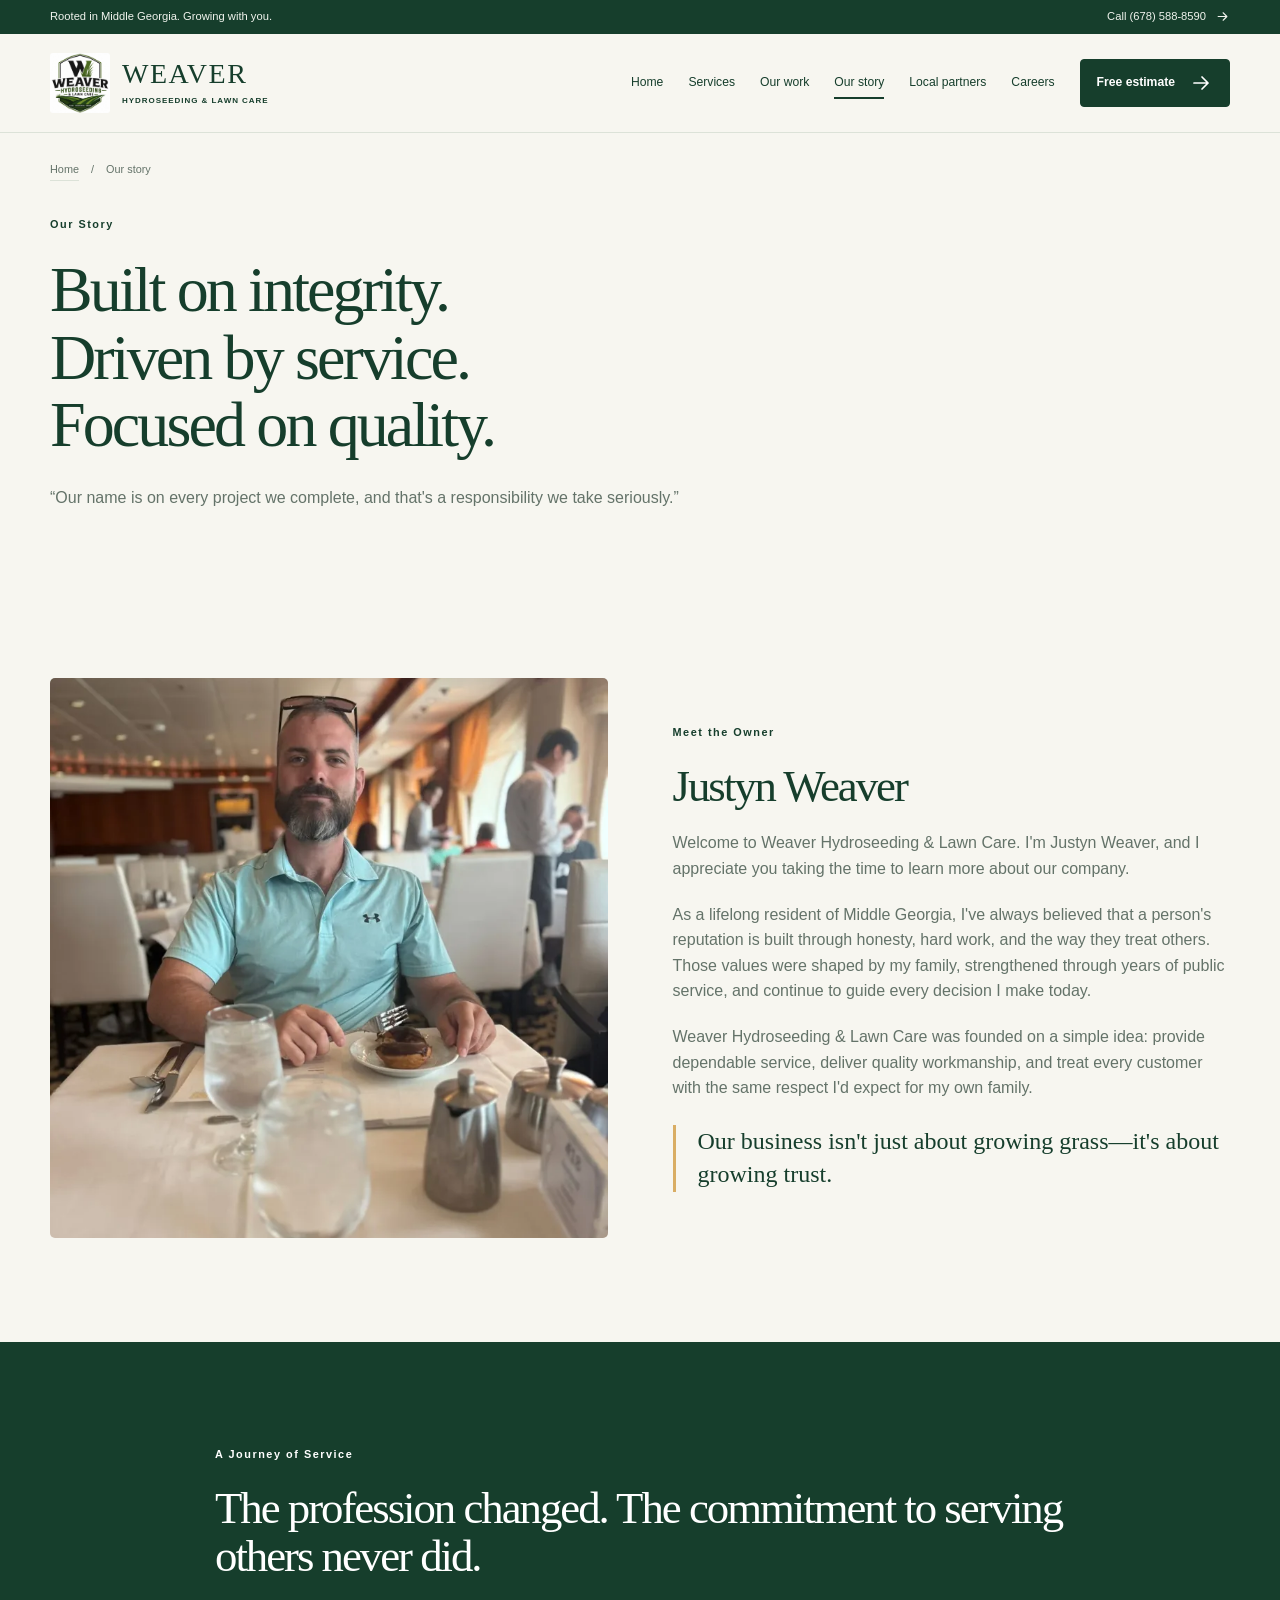
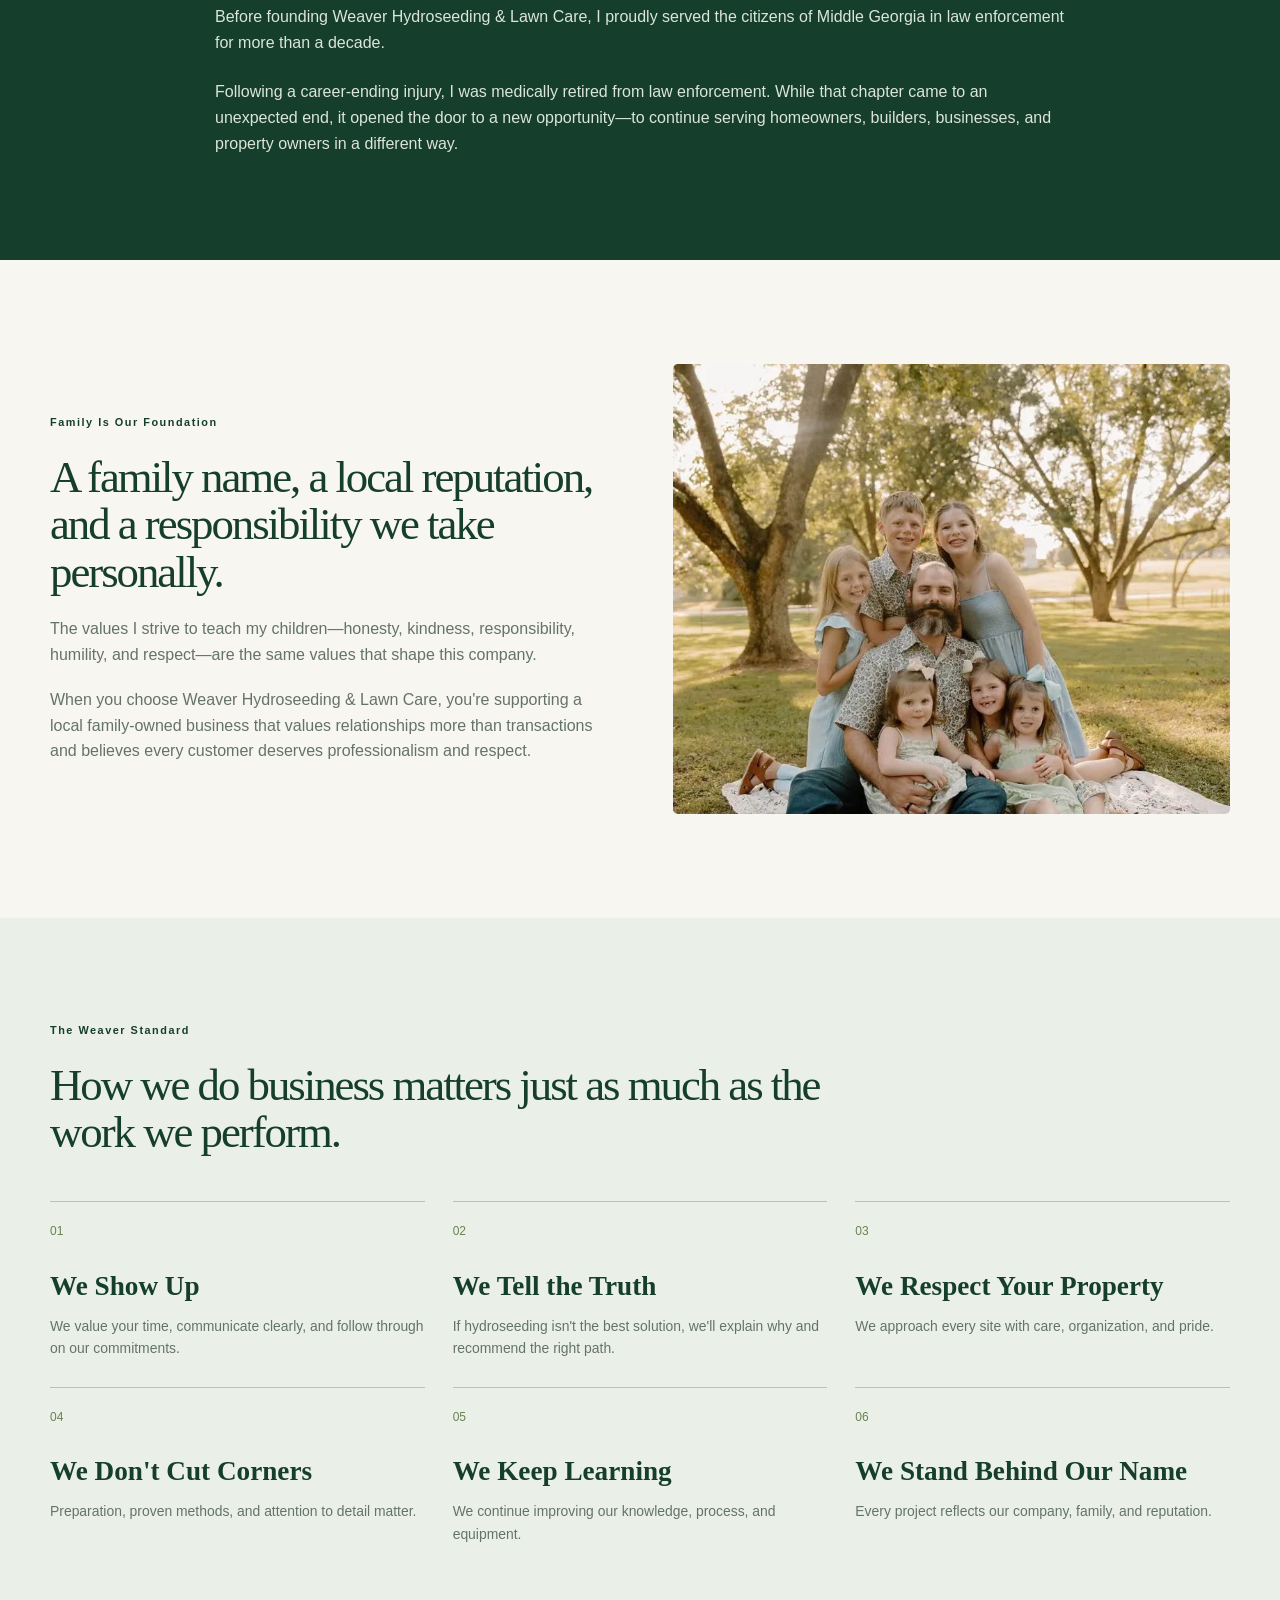
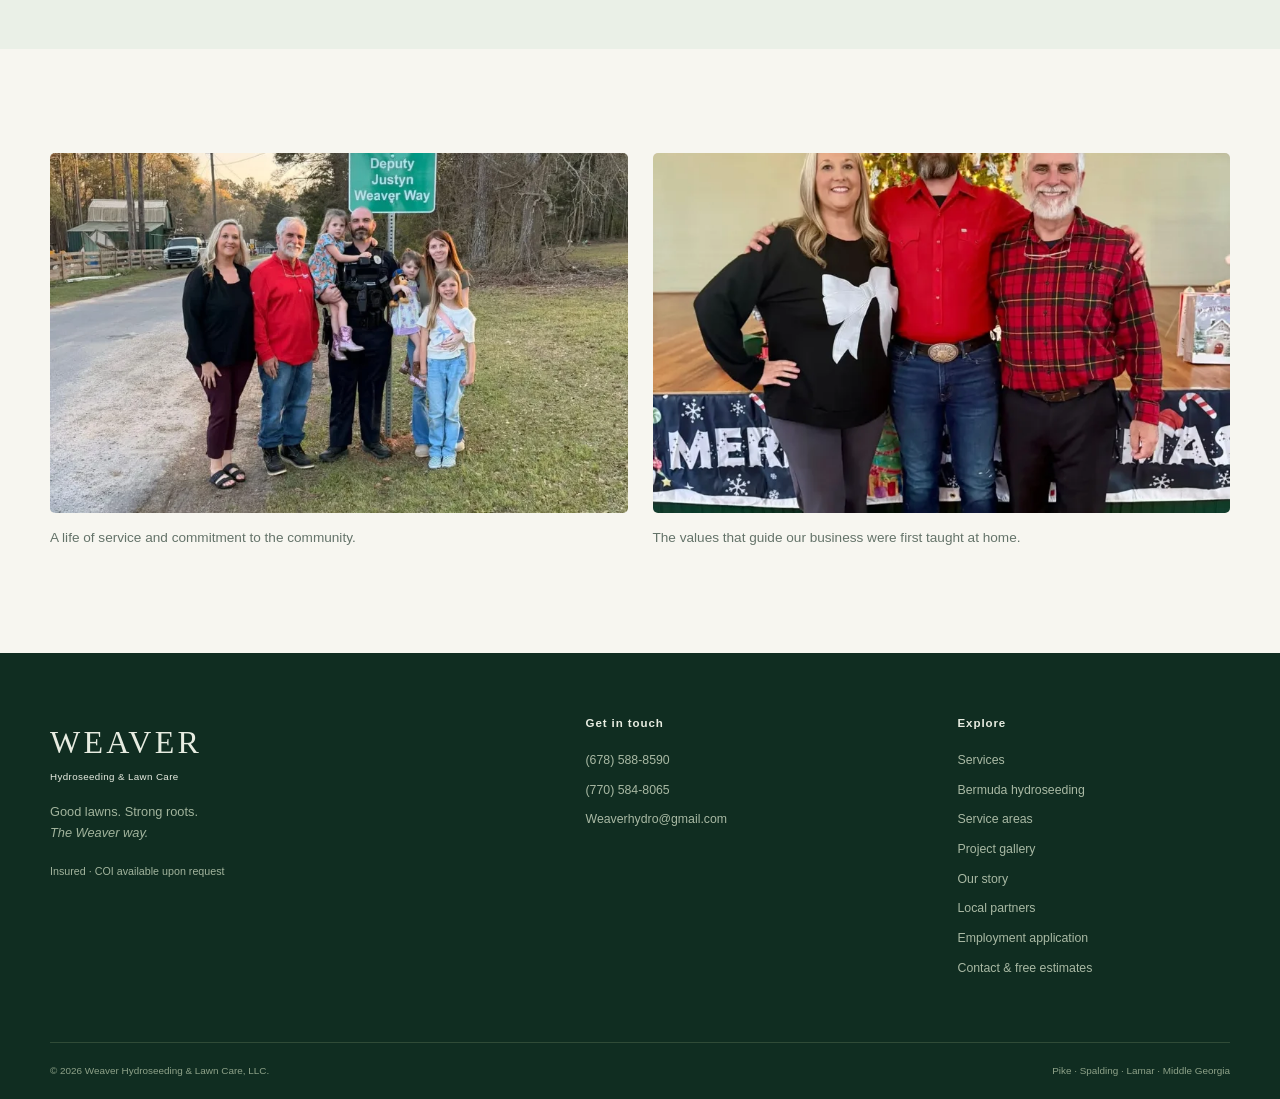
<file: our-story.html>
<!doctype html>
<html lang="en">
<head>
  <meta charset="utf-8">
  <meta name="viewport" content="width=device-width, initial-scale=1">
  <title>Our Story | Weaver Hydroseeding</title>
  <meta name="description" content="Meet Justyn Weaver and learn the family, service, and integrity behind Weaver Hydroseeding.">
  <meta name="theme-color" content="#163e2c">
  <link rel="stylesheet" href="styles.css?v=20261123">
<link rel="canonical" href="https://weaverhydro.com/our-story.html"><link rel="icon" href="/favicon.ico"><link rel="apple-touch-icon" href="/apple-touch-icon.png"><script src="script.js?v=20261123" defer></script></head>
<body class="story-page"><a class="skip-link" href="#main">Skip to content</a>
    <div class="topbar"><div class="wrap"><span>Rooted in Middle Georgia. Growing with you.</span><a href="tel:+16785888590">Call (678) 588-8590 <svg viewBox="0 0 24 24" fill="none" aria-hidden="true"><path d="M5 12h14m-6-6 6 6-6 6" stroke="currentColor" stroke-width="1.7" stroke-linecap="round" stroke-linejoin="round"/></svg></a></div></div>
    <header class="site-header"><div class="wrap nav-wrap"><a href="./" class="brand" aria-label="Weaver Hydroseeding home"><img src="assets/logo.webp" alt="Weaver Hydroseeding and Lawn Care logo" class="" width="1254" height="1254" loading="eager" decoding="async"><span>WEAVER<small>HYDROSEEDING &amp; LAWN CARE</small></span></a>
    <button class="menu-toggle" aria-controls="site-nav" aria-expanded="false" aria-label="Open menu"><span></span><span></span></button>
    <nav id="site-nav" aria-label="Main navigation"><a href="./">Home</a><a href="services.html">Services</a><a href="gallery.html">Our work</a><a href="our-story.html" aria-current="page">Our story</a><a href="partners.html">Local partners</a><a href="careers.html">Careers</a><a class="button small" href="contact.html#estimate">Free estimate<svg viewBox="0 0 24 24" fill="none" aria-hidden="true"><path d="M5 12h14m-6-6 6 6-6 6" stroke="currentColor" stroke-width="1.7" stroke-linecap="round" stroke-linejoin="round"/></svg></a></nav></div></header><main id="main" tabindex="-1"><nav class="wrap breadcrumbs" aria-label="Breadcrumb"><a href="./">Home</a><span aria-hidden="true">/</span><span aria-current="page">Our story</span></nav>
<section class="page-intro story-page-hero">
  <div class="wrap ">
    <span class="eyebrow light">Our Story</span>
    <h1>Built on integrity.<br>Driven by service.<br>Focused on quality.</h1>
    <p>“Our name is on every project we complete, and that's a responsibility we take seriously.”</p>
  </div>
</section>

<section class="section">
  <div class="wrap split ">
    <figure class="media-card portrait"><img loading="lazy" decoding="async" src="assets/owner.webp" srcset="assets/owner-w480.webp 480w, assets/owner-w800.webp 800w" sizes="(max-width: 700px) calc(100vw - 40px), 50vw" alt="Justyn Weaver, owner of Weaver Hydroseeding"></figure>
    <div>
      <span class="eyebrow">Meet the Owner</span>
      <h2>Justyn Weaver</h2>
      <p class="lead">Welcome to Weaver Hydroseeding &amp; Lawn Care. I'm Justyn Weaver, and I appreciate you taking the time to learn more about our company.</p>
      <p>As a lifelong resident of Middle Georgia, I've always believed that a person's reputation is built through honesty, hard work, and the way they treat others. Those values were shaped by my family, strengthened through years of public service, and continue to guide every decision I make today.</p>
      <p>Weaver Hydroseeding & Lawn Care was founded on a simple idea: provide dependable service, deliver quality workmanship, and treat every customer with the same respect I'd expect for my own family.</p>
      <blockquote>Our business isn't just about growing grass—it's about growing trust.</blockquote>
    </div>
  </div>
</section>

<section class="section dark-section">
  <div class="wrap narrow ">
    <span class="eyebrow light">A Journey of Service</span>
    <h2>The profession changed. The commitment to serving others never did.</h2>
    <p class="lead">Before founding Weaver Hydroseeding & Lawn Care, I proudly served the citizens of Middle Georgia in law enforcement for more than a decade.</p>
    <p>Following a career-ending injury, I was medically retired from law enforcement. While that chapter came to an unexpected end, it opened the door to a new opportunity—to continue serving homeowners, builders, businesses, and property owners in a different way.</p>
  </div>
</section>

<section class="section">
  <div class="wrap split ">
    <div>
      <span class="eyebrow">Family Is Our Foundation</span>
      <h2>A family name, a local reputation, and a responsibility we take personally.</h2>
      <p class="lead">The values I strive to teach my children—honesty, kindness, responsibility, humility, and respect—are the same values that shape this company.</p>
      <p>When you choose Weaver Hydroseeding & Lawn Care, you're supporting a local family-owned business that values relationships more than transactions and believes every customer deserves professionalism and respect.</p>
    </div>
    <figure class="media-card"><img loading="lazy" decoding="async" src="assets/family.webp" srcset="assets/family-w480.webp 480w, assets/family-w800.webp 800w" sizes="(max-width: 700px) calc(100vw - 40px), 50vw" alt="Justyn Weaver with family"></figure>
  </div>
</section>

<section class="section values-section">
  <div class="wrap">
    <div class="section-heading "><span class="eyebrow">The Weaver Standard</span><h2>How we do business matters just as much as the work we perform.</h2></div>
    <div class="values-grid">
      <div class="value-card "><span>01</span><h3>We Show Up</h3><p>We value your time, communicate clearly, and follow through on our commitments.</p></div>
      <div class="value-card "><span>02</span><h3>We Tell the Truth</h3><p>If hydroseeding isn't the best solution, we'll explain why and recommend the right path.</p></div>
      <div class="value-card "><span>03</span><h3>We Respect Your Property</h3><p>We approach every site with care, organization, and pride.</p></div>
      <div class="value-card "><span>04</span><h3>We Don't Cut Corners</h3><p>Preparation, proven methods, and attention to detail matter.</p></div>
      <div class="value-card "><span>05</span><h3>We Keep Learning</h3><p>We continue improving our knowledge, process, and equipment.</p></div>
      <div class="value-card "><span>06</span><h3>We Stand Behind Our Name</h3><p>Every project reflects our company, family, and reputation.</p></div>
    </div>
  </div>
</section>

<section class="section story-gallery">
  <div class="wrap story-photo-grid">
    <figure class=""><img loading="lazy" decoding="async" src="assets/service.webp" srcset="assets/service-w480.webp 480w, assets/service-w800.webp 800w" sizes="(max-width: 700px) calc(100vw - 40px), 50vw" alt="Justyn Weaver with family at Deputy Justyn Weaver Way"><figcaption>A life of service and commitment to the community.</figcaption></figure>
    <figure class=""><img loading="lazy" decoding="async" src="assets/parents.webp" srcset="assets/parents-w480.webp 480w, assets/parents-w800.webp 800w" sizes="(max-width: 700px) calc(100vw - 40px), 50vw" alt="Justyn Weaver with parents"><figcaption>The values that guide our business were first taught at home.</figcaption></figure>
  </div>
</section>
</main><footer><div class="wrap footer-main"><div class="footer-brand"><a href="./">WEAVER<span>Hydroseeding &amp; Lawn Care</span></a><p>Good lawns. Strong roots.<br><em>The Weaver way.</em></p><span class="footer-insurance">Insured · COI available upon request</span></div><div><h2>Get in touch</h2><a href="tel:+16785888590">(678) 588-8590</a><a href="tel:+17705848065">(770) 584-8065</a><a href="mailto:weaverhydro@gmail.com">Weaverhydro@gmail.com</a></div><div><h2>Explore</h2><a href="services.html">Services</a><a href="hydroseeding.html">Bermuda hydroseeding</a><a href="service-areas.html">Service areas</a><a href="gallery.html">Project gallery</a><a href="our-story.html">Our story</a><a href="partners.html">Local partners</a><a href="careers.html">Employment application</a><a href="contact.html">Contact &amp; free estimates</a></div></div><div class="wrap footer-bottom"><span>© <span data-year>2026</span> Weaver Hydroseeding &amp; Lawn Care, LLC.</span><span>Pike · Spalding · Lamar · Middle Georgia</span></div></footer><div class="mobile-contact"><a href="tel:+16785888590">Call Weaver</a><a href="contact.html#estimate">Free estimate <svg viewBox="0 0 24 24" fill="none" aria-hidden="true"><path d="M5 12h14m-6-6 6 6-6 6" stroke="currentColor" stroke-width="1.7" stroke-linecap="round" stroke-linejoin="round"/></svg></a></div></body></html>
</file>
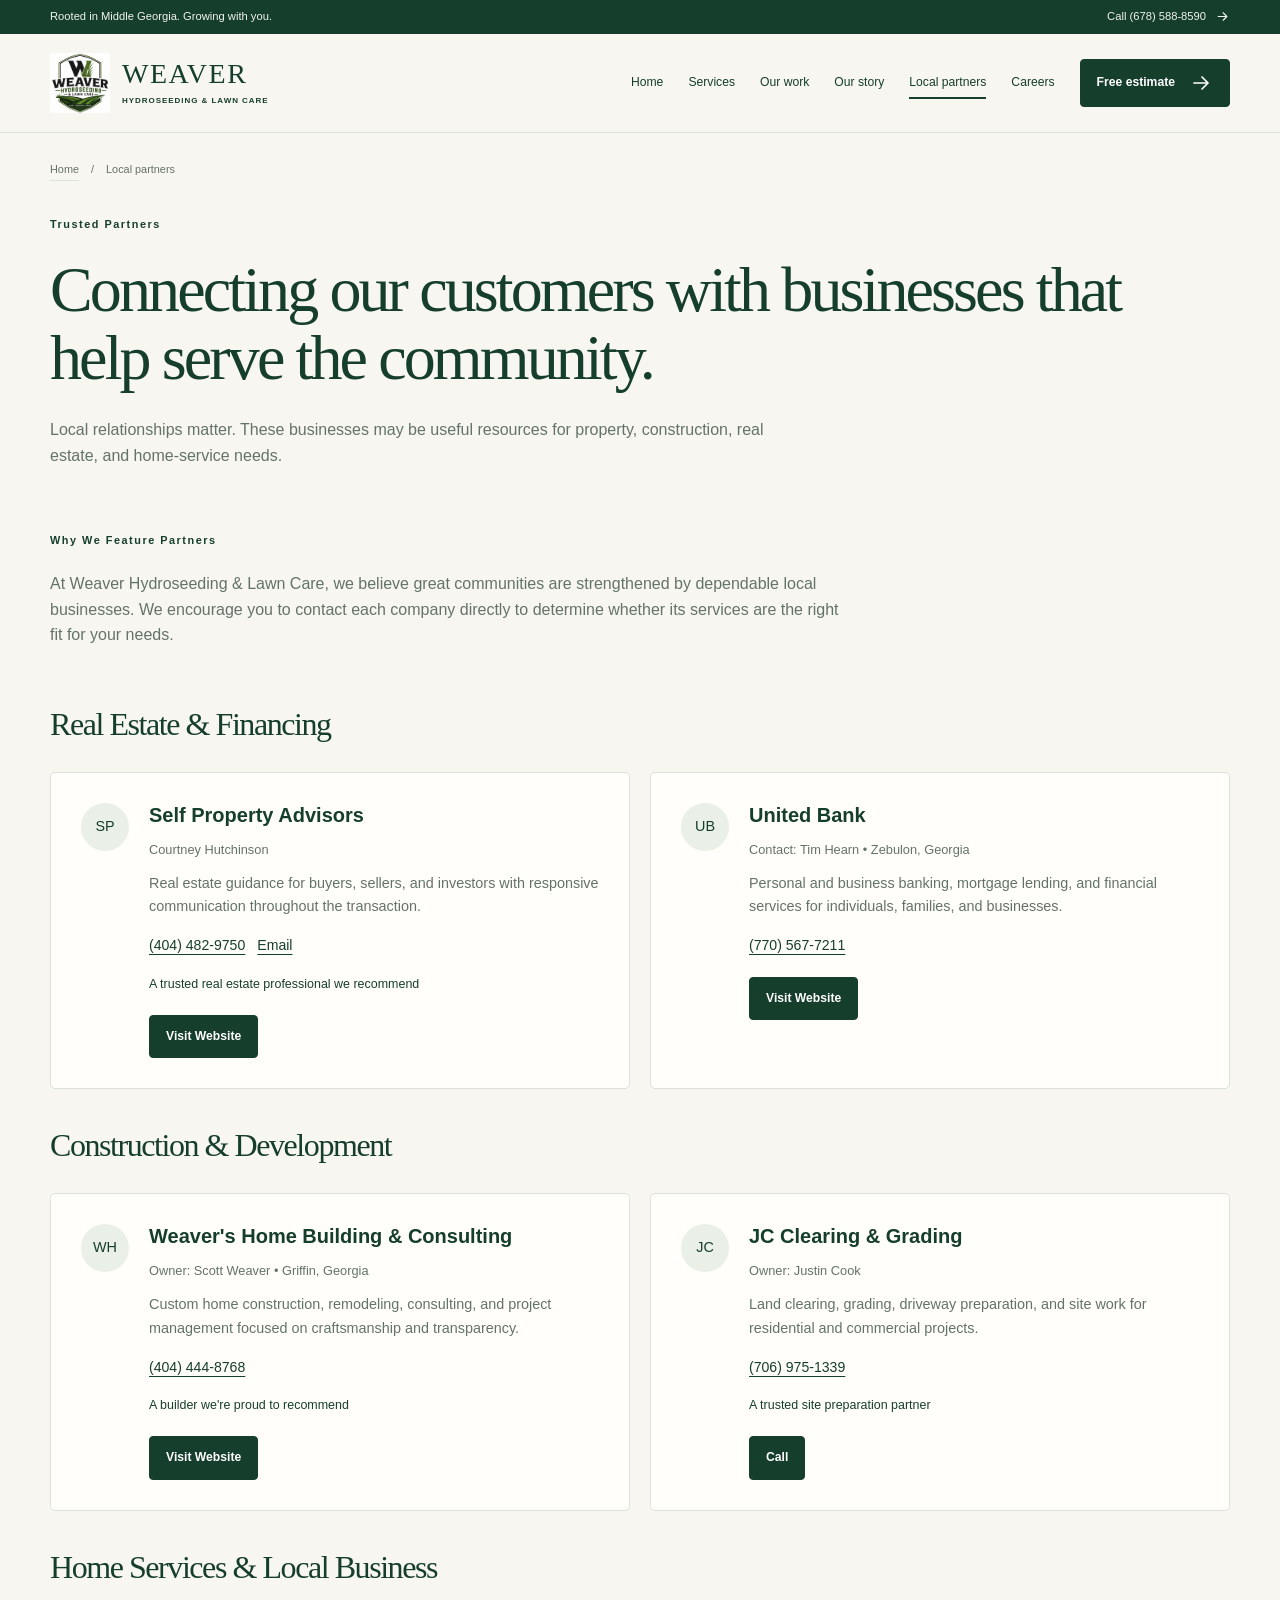
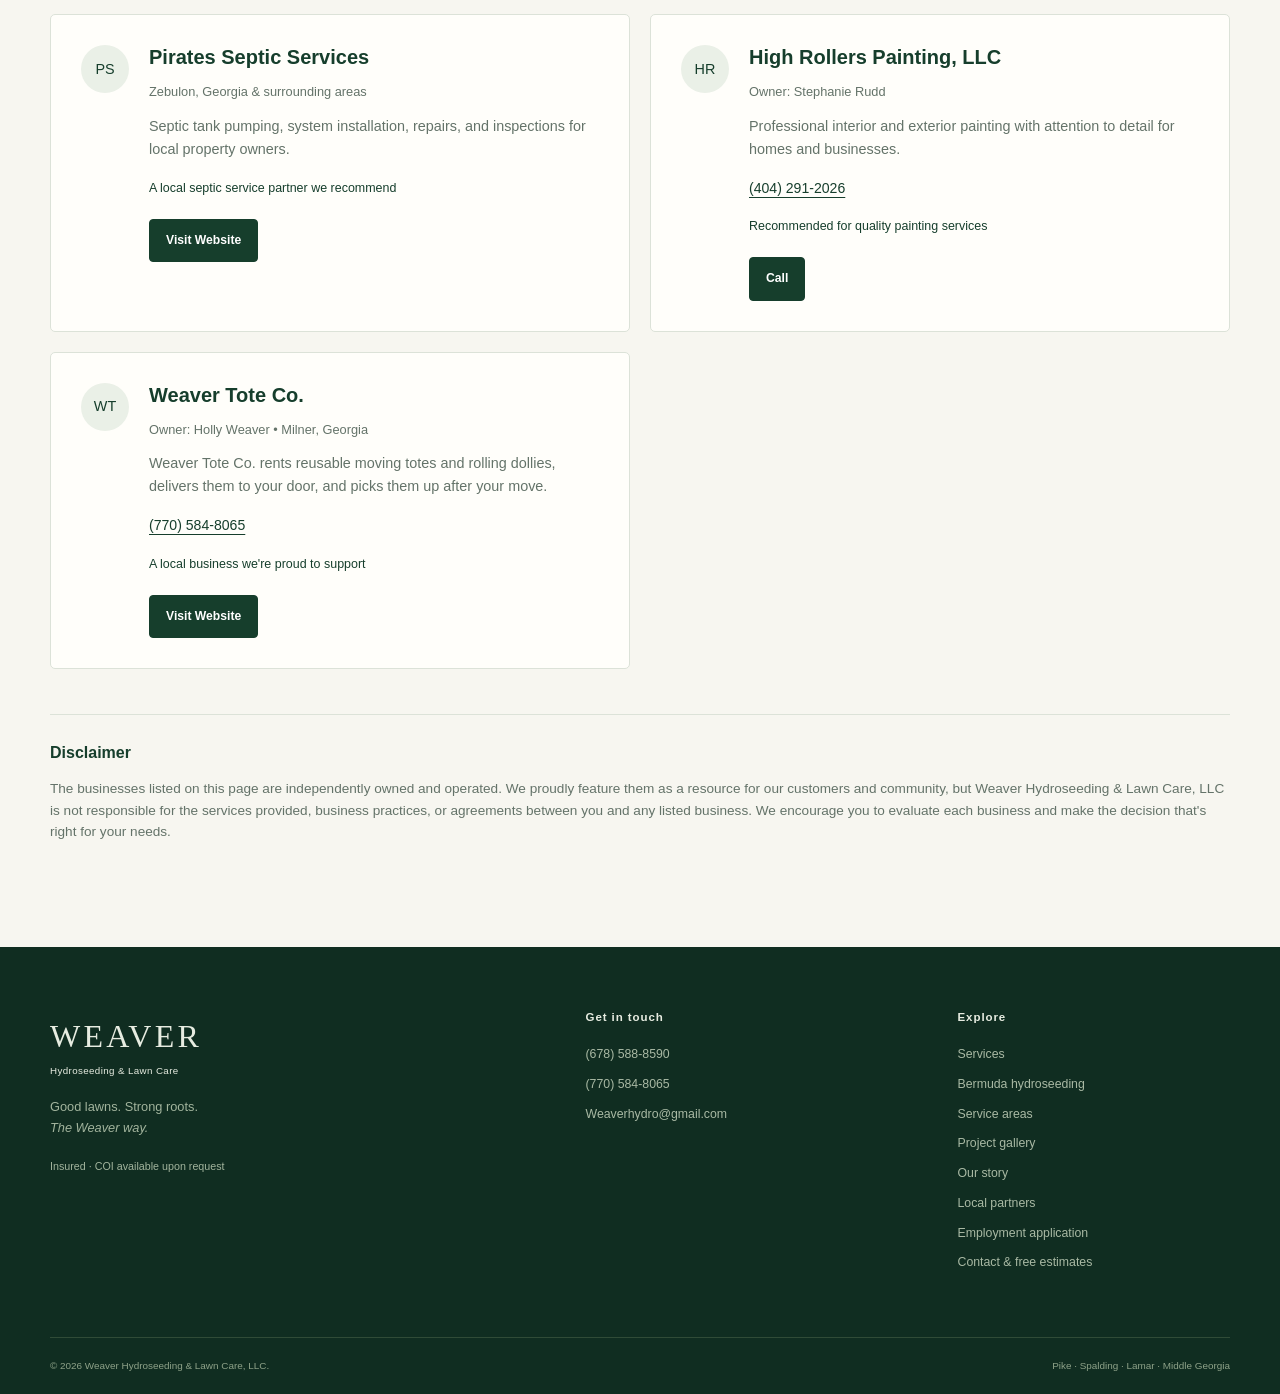
<file: partners.html>
<!doctype html>
<html lang="en">
<head>
  <meta charset="utf-8">
  <meta name="viewport" content="width=device-width, initial-scale=1">
  <title>Trusted Partners | Weaver Hydroseeding</title>
  <meta name="description" content="Trusted local business resources featured by Weaver Hydroseeding and Lawn Care.">
  <meta name="theme-color" content="#163e2c">
  <link rel="stylesheet" href="styles.css?v=20261123">
<link rel="canonical" href="https://weaverhydro.com/partners.html"><link rel="icon" href="/favicon.ico"><link rel="apple-touch-icon" href="/apple-touch-icon.png"><script src="script.js?v=20261123" defer></script></head>
<body class="partners-page"><a class="skip-link" href="#main">Skip to content</a>
    <div class="topbar"><div class="wrap"><span>Rooted in Middle Georgia. Growing with you.</span><a href="tel:+16785888590">Call (678) 588-8590 <svg viewBox="0 0 24 24" fill="none" aria-hidden="true"><path d="M5 12h14m-6-6 6 6-6 6" stroke="currentColor" stroke-width="1.7" stroke-linecap="round" stroke-linejoin="round"/></svg></a></div></div>
    <header class="site-header"><div class="wrap nav-wrap"><a href="./" class="brand" aria-label="Weaver Hydroseeding home"><img src="assets/logo.webp" alt="Weaver Hydroseeding and Lawn Care logo" class="" width="1254" height="1254" loading="eager" decoding="async"><span>WEAVER<small>HYDROSEEDING &amp; LAWN CARE</small></span></a>
    <button class="menu-toggle" aria-controls="site-nav" aria-expanded="false" aria-label="Open menu"><span></span><span></span></button>
    <nav id="site-nav" aria-label="Main navigation"><a href="./">Home</a><a href="services.html">Services</a><a href="gallery.html">Our work</a><a href="our-story.html">Our story</a><a href="partners.html" aria-current="page">Local partners</a><a href="careers.html">Careers</a><a class="button small" href="contact.html#estimate">Free estimate<svg viewBox="0 0 24 24" fill="none" aria-hidden="true"><path d="M5 12h14m-6-6 6 6-6 6" stroke="currentColor" stroke-width="1.7" stroke-linecap="round" stroke-linejoin="round"/></svg></a></nav></div></header><main id="main" tabindex="-1"><nav class="wrap breadcrumbs" aria-label="Breadcrumb"><a href="./">Home</a><span aria-hidden="true">/</span><span aria-current="page">Local partners</span></nav>
<section class="page-intro partners-page-hero">
  <div class="wrap ">
    <span class="eyebrow light">Trusted Partners</span>
    <h1>Connecting our customers with businesses that help serve the community.</h1>
    <p>Local relationships matter. These businesses may be useful resources for property, construction, real estate, and home-service needs.</p>
  </div>
</section>

<section class="section partners-section">
  <div class="wrap">
    <div class="partner-intro "><span class="eyebrow">Why We Feature Partners</span><p>At Weaver Hydroseeding &amp; Lawn Care, we believe great communities are strengthened by dependable local businesses. We encourage you to contact each company directly to determine whether its services are the right fit for your needs.</p></div>

    <h2 class="category-title ">Real Estate & Financing</h2>
    <div class="partner-grid">
      <article class="partner-card "><div class="partner-mark">SP</div><div><h3>Self Property Advisors</h3><p class="meta">Courtney Hutchinson</p><p>Real estate guidance for buyers, sellers, and investors with responsive communication throughout the transaction.</p><div class="partner-contact"><a href="tel:14044829750">(404) 482-9750</a><a href="mailto:CLOSINGSWITHCOURT@gmail.com">Email</a></div><span class="partner-badge">A trusted real estate professional we recommend</span><a class="button small" href="https://selfpa.com/" target="_blank" rel="noopener">Visit Website</a></div></article>
      <article class="partner-card no-badge "><div class="partner-mark">UB</div><div><h3>United Bank</h3><p class="meta">Contact: Tim Hearn • Zebulon, Georgia</p><p>Personal and business banking, mortgage lending, and financial services for individuals, families, and businesses.</p><div class="partner-contact"><a href="tel:17705677211">(770) 567-7211</a></div><a class="button small" href="https://www.accessunited.com" target="_blank" rel="noopener">Visit Website</a></div></article>
    </div>

    <h2 class="category-title ">Construction & Development</h2>
    <div class="partner-grid">
      <article class="partner-card "><div class="partner-mark">WH</div><div><h3>Weaver's Home Building &amp; Consulting</h3><p class="meta">Owner: Scott Weaver • Griffin, Georgia</p><p>Custom home construction, remodeling, consulting, and project management focused on craftsmanship and transparency.</p><div class="partner-contact"><a href="tel:14044448768">(404) 444-8768</a></div><span class="partner-badge">A builder we're proud to recommend</span><a class="button small" href="https://whbcllc.com" target="_blank" rel="noopener">Visit Website</a></div></article>
      <article class="partner-card "><div class="partner-mark">JC</div><div><h3>JC Clearing & Grading</h3><p class="meta">Owner: Justin Cook</p><p>Land clearing, grading, driveway preparation, and site work for residential and commercial projects.</p><div class="partner-contact"><a href="tel:17069751339">(706) 975-1339</a></div><span class="partner-badge">A trusted site preparation partner</span><a class="button small" href="tel:17069751339">Call</a></div></article>
    </div>

    <h2 class="category-title ">Home Services & Local Business</h2>
    <div class="partner-grid">
      <article class="partner-card "><div class="partner-mark">PS</div><div><h3>Pirates Septic Services</h3><p class="meta">Zebulon, Georgia &amp; surrounding areas</p><p>Septic tank pumping, system installation, repairs, and inspections for local property owners.</p><span class="partner-badge">A local septic service partner we recommend</span><a class="button small" href="https://www.piratessepticservices.com/" target="_blank" rel="noopener noreferrer">Visit Website</a></div></article>
      <article class="partner-card "><div class="partner-mark">HR</div><div><h3>High Rollers Painting, LLC</h3><p class="meta">Owner: Stephanie Rudd</p><p>Professional interior and exterior painting with attention to detail for homes and businesses.</p><div class="partner-contact"><a href="tel:14042912026">(404) 291-2026</a></div><span class="partner-badge">Recommended for quality painting services</span><a class="button small" href="tel:14042912026">Call</a></div></article>
      <article class="partner-card "><div class="partner-mark">WT</div><div><h3>Weaver Tote Co.</h3><p class="meta">Owner: Holly Weaver • Milner, Georgia</p><p>Weaver Tote Co. rents reusable moving totes and rolling dollies, delivers them to your door, and picks them up after your move.</p><div class="partner-contact"><a href="tel:17705848065">(770) 584-8065</a></div><span class="partner-badge">A local business we're proud to support</span><a class="button small" href="https://weavertoteco.com" target="_blank" rel="noopener">Visit Website</a></div></article>
    </div>

    <div class="disclaimer "><strong>Disclaimer</strong><p>The businesses listed on this page are independently owned and operated. We proudly feature them as a resource for our customers and community, but Weaver Hydroseeding & Lawn Care, LLC is not responsible for the services provided, business practices, or agreements between you and any listed business. We encourage you to evaluate each business and make the decision that's right for your needs.</p></div>
  </div>
</section>
</main><footer><div class="wrap footer-main"><div class="footer-brand"><a href="./">WEAVER<span>Hydroseeding &amp; Lawn Care</span></a><p>Good lawns. Strong roots.<br><em>The Weaver way.</em></p><span class="footer-insurance">Insured · COI available upon request</span></div><div><h2>Get in touch</h2><a href="tel:+16785888590">(678) 588-8590</a><a href="tel:+17705848065">(770) 584-8065</a><a href="mailto:weaverhydro@gmail.com">Weaverhydro@gmail.com</a></div><div><h2>Explore</h2><a href="services.html">Services</a><a href="hydroseeding.html">Bermuda hydroseeding</a><a href="service-areas.html">Service areas</a><a href="gallery.html">Project gallery</a><a href="our-story.html">Our story</a><a href="partners.html">Local partners</a><a href="careers.html">Employment application</a><a href="contact.html">Contact &amp; free estimates</a></div></div><div class="wrap footer-bottom"><span>© <span data-year>2026</span> Weaver Hydroseeding &amp; Lawn Care, LLC.</span><span>Pike · Spalding · Lamar · Middle Georgia</span></div></footer><div class="mobile-contact"><a href="tel:+16785888590">Call Weaver</a><a href="contact.html#estimate">Free estimate <svg viewBox="0 0 24 24" fill="none" aria-hidden="true"><path d="M5 12h14m-6-6 6 6-6 6" stroke="currentColor" stroke-width="1.7" stroke-linecap="round" stroke-linejoin="round"/></svg></a></div></body></html>
</file>
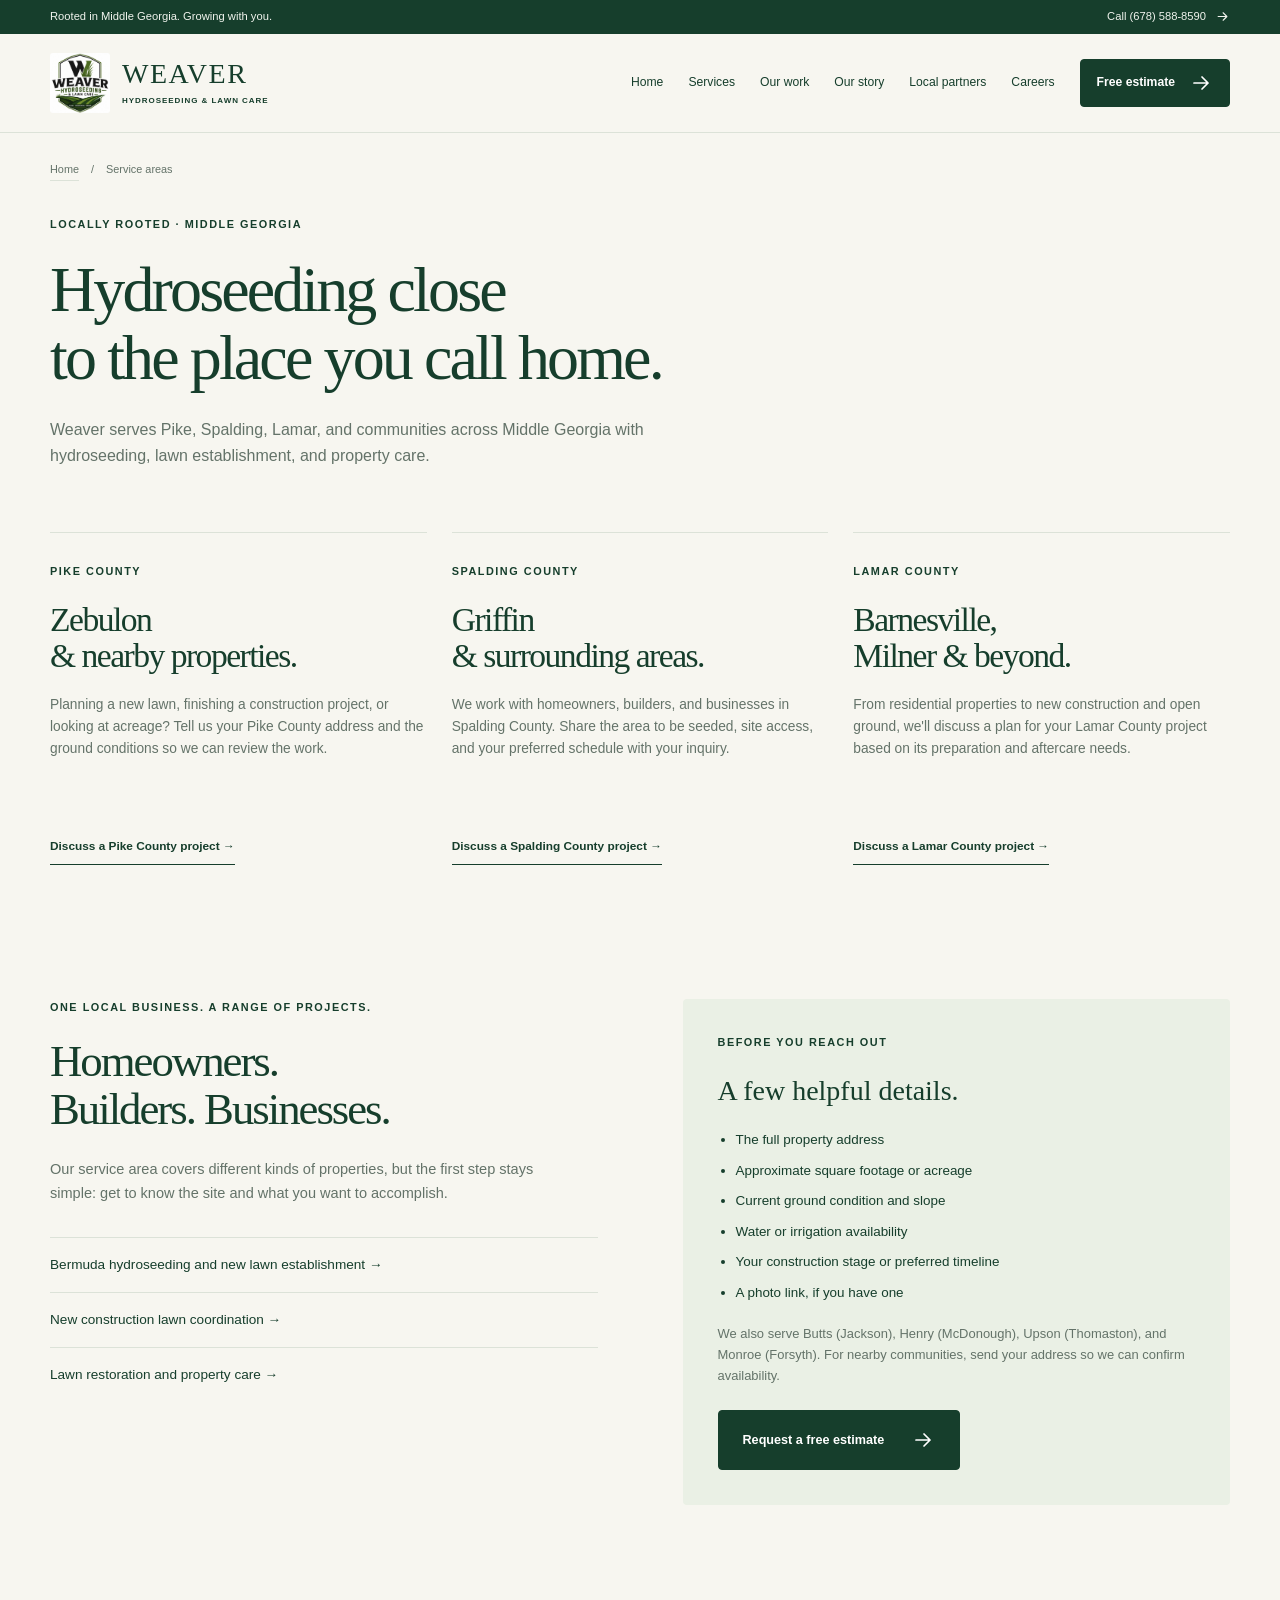
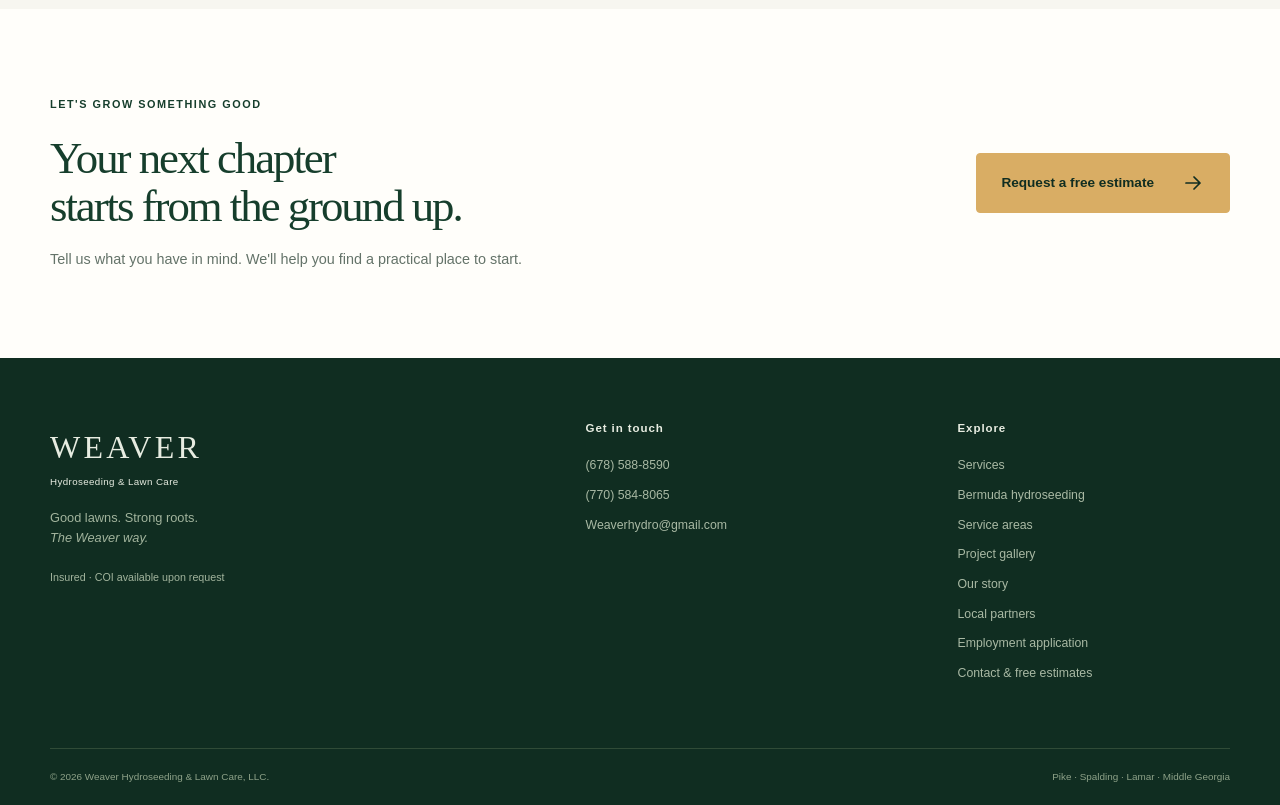
<file: service-areas.html>
<!doctype html>
<html lang="en-US"><head>
 <meta charset="utf-8"><meta name="viewport" content="width=device-width, initial-scale=1">
 <meta name="theme-color" content="#163e2c"><meta name="color-scheme" content="light">
 <title>Hydroseeding in Pike, Spalding &amp; Lamar | Weaver</title><meta name="description" content="Weaver provides hydroseeding across Pike, Spalding and Lamar counties, including Zebulon, Griffin, Barnesville and Milner. Request a free project estimate.">
 <meta name="robots" content="index,follow,max-image-preview:large"><link rel="canonical" href="https://weaverhydro.com/service-areas.html">
 <meta property="og:type" content="website"><meta property="og:site_name" content="Weaver Hydroseeding">
 <meta property="og:locale" content="en_US"><meta property="og:title" content="Hydroseeding in Pike, Spalding &amp; Lamar | Weaver">
 <meta property="og:description" content="Weaver provides hydroseeding across Pike, Spalding and Lamar counties, including Zebulon, Griffin, Barnesville and Milner. Request a free project estimate."><meta property="og:url" content="https://weaverhydro.com/service-areas.html">
 <meta property="og:image" content="https://weaverhydro.com/assets/social/weaver-share.jpg"><meta property="og:image:secure_url" content="https://weaverhydro.com/assets/social/weaver-share.jpg">
 <meta property="og:image:type" content="image/jpeg"><meta property="og:image:width" content="1200"><meta property="og:image:height" content="630">
 <meta property="og:image:alt" content="Weaver Hydroseeding: family-owned hydroseeding in Middle Georgia">
 <meta name="twitter:card" content="summary_large_image"><meta name="twitter:title" content="Hydroseeding in Pike, Spalding &amp; Lamar | Weaver">
 <meta name="twitter:description" content="Weaver provides hydroseeding across Pike, Spalding and Lamar counties, including Zebulon, Griffin, Barnesville and Milner. Request a free project estimate."><meta name="twitter:image" content="https://weaverhydro.com/assets/social/weaver-share.jpg">
 <meta name="twitter:image:alt" content="Weaver Hydroseeding and Lawn Care in Middle Georgia">
 <link rel="icon" href="/favicon.ico" sizes="16x16 32x32 48x48"><link rel="icon" type="image/png" href="/favicon-96x96.png" sizes="96x96">
 <link rel="apple-touch-icon" href="/apple-touch-icon.png" sizes="180x180"><link rel="manifest" href="/site.webmanifest">
 <link rel="stylesheet" href="styles.css?v=20261123"><script src="script.js?v=20261123" defer></script>
 <script type="application/ld+json">{"@context": "https://schema.org", "@graph": [{"@type": "Organization", "@id": "https://weaverhydro.com/#business", "name": "Weaver Hydroseeding & Lawn Care, LLC", "alternateName": ["Weaver Hydroseeding", "Weaver Hydroseed"], "url": "https://weaverhydro.com/", "logo": {"@type": "ImageObject", "@id": "https://weaverhydro.com/#logo", "url": "https://weaverhydro.com/assets/weaver-logo-512.png", "contentUrl": "https://weaverhydro.com/assets/weaver-logo-512.png", "width": 512, "height": 512, "caption": "Weaver Hydroseeding & Lawn Care, LLC"}, "image": "https://weaverhydro.com/assets/project-field.webp", "description": "Family-owned hydroseeding and lawn care serving Pike, Spalding, Lamar and Middle Georgia.", "telephone": "+1-678-588-8590", "email": "weaverhydro@gmail.com", "areaServed": [{"@type": "AdministrativeArea", "name": "Pike County, Georgia"}, {"@type": "AdministrativeArea", "name": "Spalding County, Georgia"}, {"@type": "AdministrativeArea", "name": "Lamar County, Georgia"}, {"@type": "AdministrativeArea", "name": "Middle Georgia"}], "contactPoint": {"@type": "ContactPoint", "telephone": "+1-678-588-8590", "email": "weaverhydro@gmail.com", "contactType": "customer service", "availableLanguage": "English", "areaServed": [{"@type": "AdministrativeArea", "name": "Pike County, Georgia"}, {"@type": "AdministrativeArea", "name": "Spalding County, Georgia"}, {"@type": "AdministrativeArea", "name": "Lamar County, Georgia"}, {"@type": "AdministrativeArea", "name": "Middle Georgia"}]}, "founder": {"@type": "Person", "name": "Justyn Weaver"}}, {"@type": "WebSite", "@id": "https://weaverhydro.com/#website", "url": "https://weaverhydro.com/", "name": "Weaver Hydroseeding", "alternateName": ["Weaver Hydroseed", "Weaver Hydroseeding & Lawn Care, LLC"], "publisher": {"@id": "https://weaverhydro.com/#business"}, "inLanguage": "en-US"}, {"@type": "WebPage", "@id": "https://weaverhydro.com/service-areas.html#webpage", "url": "https://weaverhydro.com/service-areas.html", "name": "Hydroseeding in Pike, Spalding & Lamar | Weaver", "description": "Weaver provides hydroseeding across Pike, Spalding and Lamar counties, including Zebulon, Griffin, Barnesville and Milner. Request a free project estimate.", "isPartOf": {"@id": "https://weaverhydro.com/#website"}, "about": {"@id": "https://weaverhydro.com/#business"}, "inLanguage": "en-US", "primaryImageOfPage": {"@type": "ImageObject", "url": "https://weaverhydro.com/assets/social/weaver-share.jpg", "width": 1200, "height": 630}, "breadcrumb": {"@id": "https://weaverhydro.com/service-areas.html#breadcrumbs"}}, {"@type": "BreadcrumbList", "@id": "https://weaverhydro.com/service-areas.html#breadcrumbs", "itemListElement": [{"@type": "ListItem", "position": 1, "name": "Home", "item": "https://weaverhydro.com/"}, {"@type": "ListItem", "position": 2, "name": "Service areas", "item": "https://weaverhydro.com/service-areas.html"}]}]}</script>
 </head><body><a class="skip-link" href="#main">Skip to content</a>
    <div class="topbar"><div class="wrap"><span>Rooted in Middle Georgia. Growing with you.</span><a href="tel:+16785888590">Call (678) 588-8590 <svg viewBox="0 0 24 24" fill="none" aria-hidden="true"><path d="M5 12h14m-6-6 6 6-6 6" stroke="currentColor" stroke-width="1.7" stroke-linecap="round" stroke-linejoin="round"/></svg></a></div></div>
    <header class="site-header"><div class="wrap nav-wrap"><a href="./" class="brand" aria-label="Weaver Hydroseeding home"><img src="assets/logo.webp" alt="Weaver Hydroseeding and Lawn Care logo" class="" width="1254" height="1254" loading="eager" decoding="async"><span>WEAVER<small>HYDROSEEDING &amp; LAWN CARE</small></span></a>
    <button class="menu-toggle" aria-controls="site-nav" aria-expanded="false" aria-label="Open menu"><span></span><span></span></button>
    <nav id="site-nav" aria-label="Main navigation"><a href="./">Home</a><a href="services.html">Services</a><a href="gallery.html">Our work</a><a href="our-story.html">Our story</a><a href="partners.html">Local partners</a><a href="careers.html">Careers</a><a class="button small" href="contact.html#estimate">Free estimate<svg viewBox="0 0 24 24" fill="none" aria-hidden="true"><path d="M5 12h14m-6-6 6 6-6 6" stroke="currentColor" stroke-width="1.7" stroke-linecap="round" stroke-linejoin="round"/></svg></a></nav></div></header><main id="main" tabindex="-1"><nav class="wrap breadcrumbs" aria-label="Breadcrumb"><a href="./">Home</a><span aria-hidden="true">/</span><span aria-current="page">Service areas</span></nav><section class="page-intro wrap"><span class="eyebrow">LOCALLY ROOTED · MIDDLE GEORGIA</span><h1>Hydroseeding close<br>to the place you call home.</h1><p>Weaver serves Pike, Spalding, Lamar, and communities across Middle Georgia with hydroseeding, lawn establishment, and property care.</p></section><section class="wrap county-grid"><article id="pike-county"><span class="eyebrow">PIKE COUNTY</span><h2>Zebulon<br>&amp; nearby properties.</h2><p>Planning a new lawn, finishing a construction project, or looking at acreage? Tell us your Pike County address and the ground conditions so we can review the work.</p><a class="text-link" href="contact.html?area=Pike#estimate">Discuss a Pike County project →</a></article><article id="spalding-county"><span class="eyebrow">SPALDING COUNTY</span><h2>Griffin<br>&amp; surrounding areas.</h2><p>We work with homeowners, builders, and businesses in Spalding County. Share the area to be seeded, site access, and your preferred schedule with your inquiry.</p><a class="text-link" href="contact.html?area=Spalding#estimate">Discuss a Spalding County project →</a></article><article id="lamar-county"><span class="eyebrow">LAMAR COUNTY</span><h2>Barnesville,<br>Milner &amp; beyond.</h2><p>From residential properties to new construction and open ground, we'll discuss a plan for your Lamar County project based on its preparation and aftercare needs.</p><a class="text-link" href="contact.html?area=Lamar#estimate">Discuss a Lamar County project →</a></article></section><section class="section wrap areas-next"><div><span class="eyebrow">ONE LOCAL BUSINESS. A RANGE OF PROJECTS.</span><h2>Homeowners.<br>Builders. Businesses.</h2><p>Our service area covers different kinds of properties, but the first step stays simple: get to know the site and what you want to accomplish.</p><ul class="area-services"><li><a href="hydroseeding.html">Bermuda hydroseeding and new lawn establishment →</a></li><li><a href="services.html#new-construction">New construction lawn coordination →</a></li><li><a href="services.html#restoration">Lawn restoration and property care →</a></li></ul></div><aside class="area-checklist"><span class="eyebrow">BEFORE YOU REACH OUT</span><h3>A few helpful details.</h3><ul><li>The full property address</li><li>Approximate square footage or acreage</li><li>Current ground condition and slope</li><li>Water or irrigation availability</li><li>Your construction stage or preferred timeline</li><li>A photo link, if you have one</li></ul><p>We also serve Butts (Jackson), Henry (McDonough), Upson (Thomaston), and Monroe (Forsyth). For nearby communities, send your address so we can confirm availability.</p><a class="button " href="contact.html#estimate">Request a free estimate<svg viewBox="0 0 24 24" fill="none" aria-hidden="true"><path d="M5 12h14m-6-6 6 6-6 6" stroke="currentColor" stroke-width="1.7" stroke-linecap="round" stroke-linejoin="round"/></svg></a></aside></section><section class="cta"><div class="wrap cta-inner"><div><span class="eyebrow">LET'S GROW SOMETHING GOOD</span><h2>Your next chapter<br>starts from the ground up.</h2><p>Tell us what you have in mind. We'll help you find a practical place to start.</p></div><a class="button " href="contact.html#estimate">Request a free estimate<svg viewBox="0 0 24 24" fill="none" aria-hidden="true"><path d="M5 12h14m-6-6 6 6-6 6" stroke="currentColor" stroke-width="1.7" stroke-linecap="round" stroke-linejoin="round"/></svg></a></div></section></main><footer><div class="wrap footer-main"><div class="footer-brand"><a href="./">WEAVER<span>Hydroseeding &amp; Lawn Care</span></a><p>Good lawns. Strong roots.<br><em>The Weaver way.</em></p><span class="footer-insurance">Insured · COI available upon request</span></div><div><h2>Get in touch</h2><a href="tel:+16785888590">(678) 588-8590</a><a href="tel:+17705848065">(770) 584-8065</a><a href="mailto:weaverhydro@gmail.com">Weaverhydro@gmail.com</a></div><div><h2>Explore</h2><a href="services.html">Services</a><a href="hydroseeding.html">Bermuda hydroseeding</a><a href="service-areas.html">Service areas</a><a href="gallery.html">Project gallery</a><a href="our-story.html">Our story</a><a href="partners.html">Local partners</a><a href="careers.html">Employment application</a><a href="contact.html">Contact &amp; free estimates</a></div></div><div class="wrap footer-bottom"><span>© <span data-year>2026</span> Weaver Hydroseeding &amp; Lawn Care, LLC.</span><span>Pike · Spalding · Lamar · Middle Georgia</span></div></footer>
    <div class="mobile-contact"><a href="tel:+16785888590">Call Weaver</a><a href="contact.html#estimate">Free estimate <svg viewBox="0 0 24 24" fill="none" aria-hidden="true"><path d="M5 12h14m-6-6 6 6-6 6" stroke="currentColor" stroke-width="1.7" stroke-linecap="round" stroke-linejoin="round"/></svg></a></div></body></html>
</file>
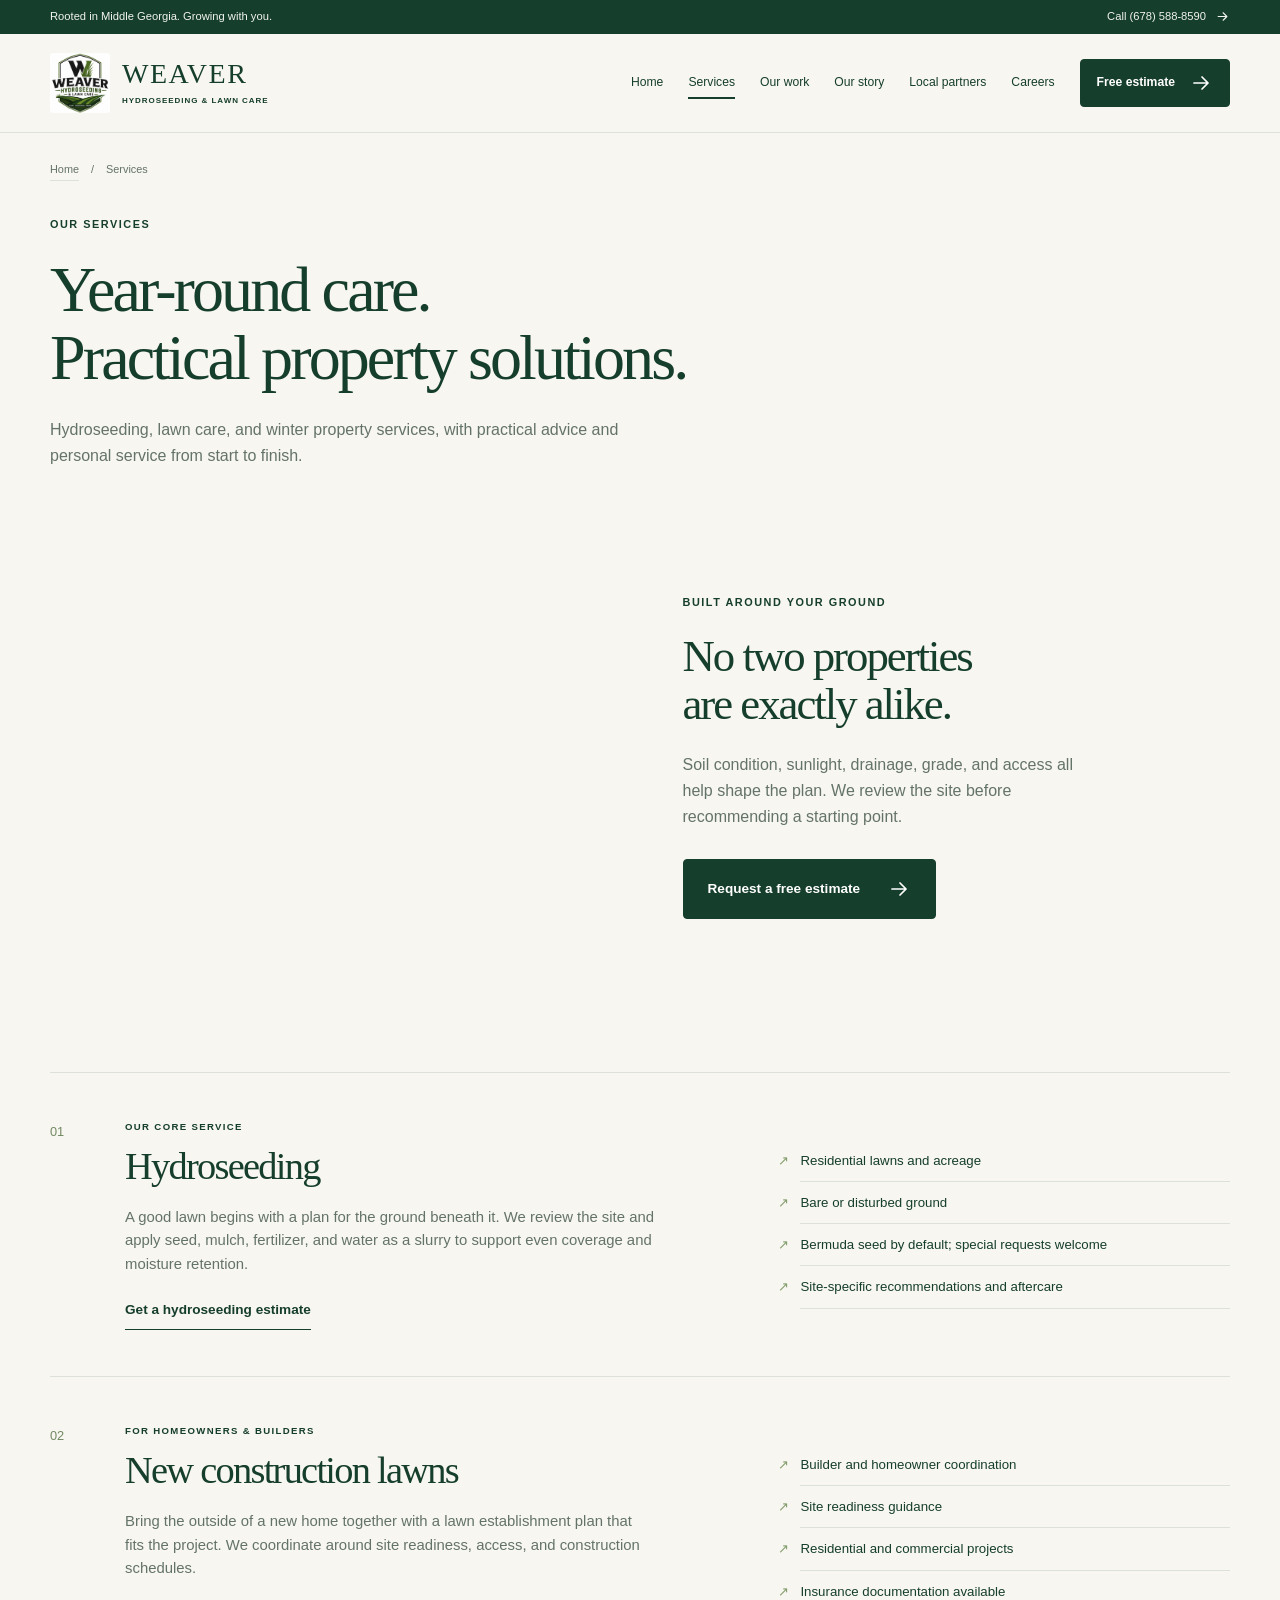
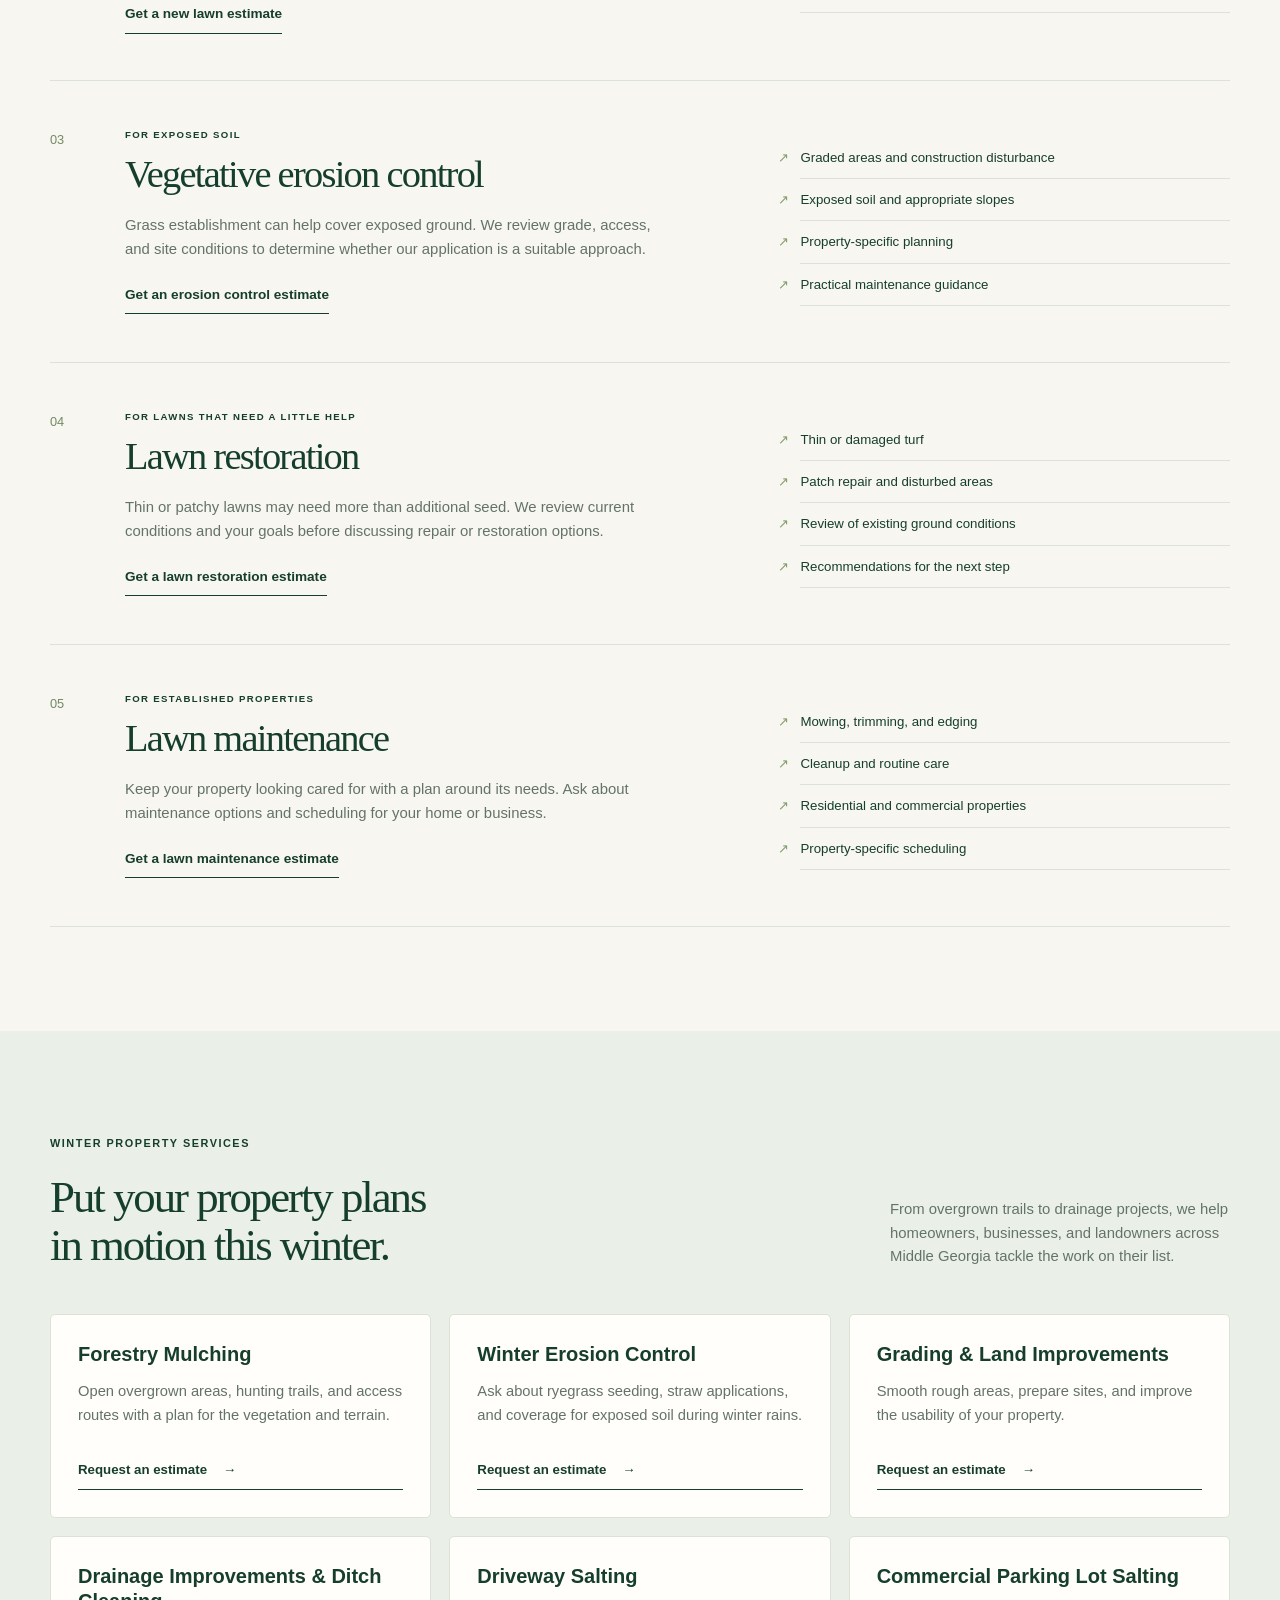
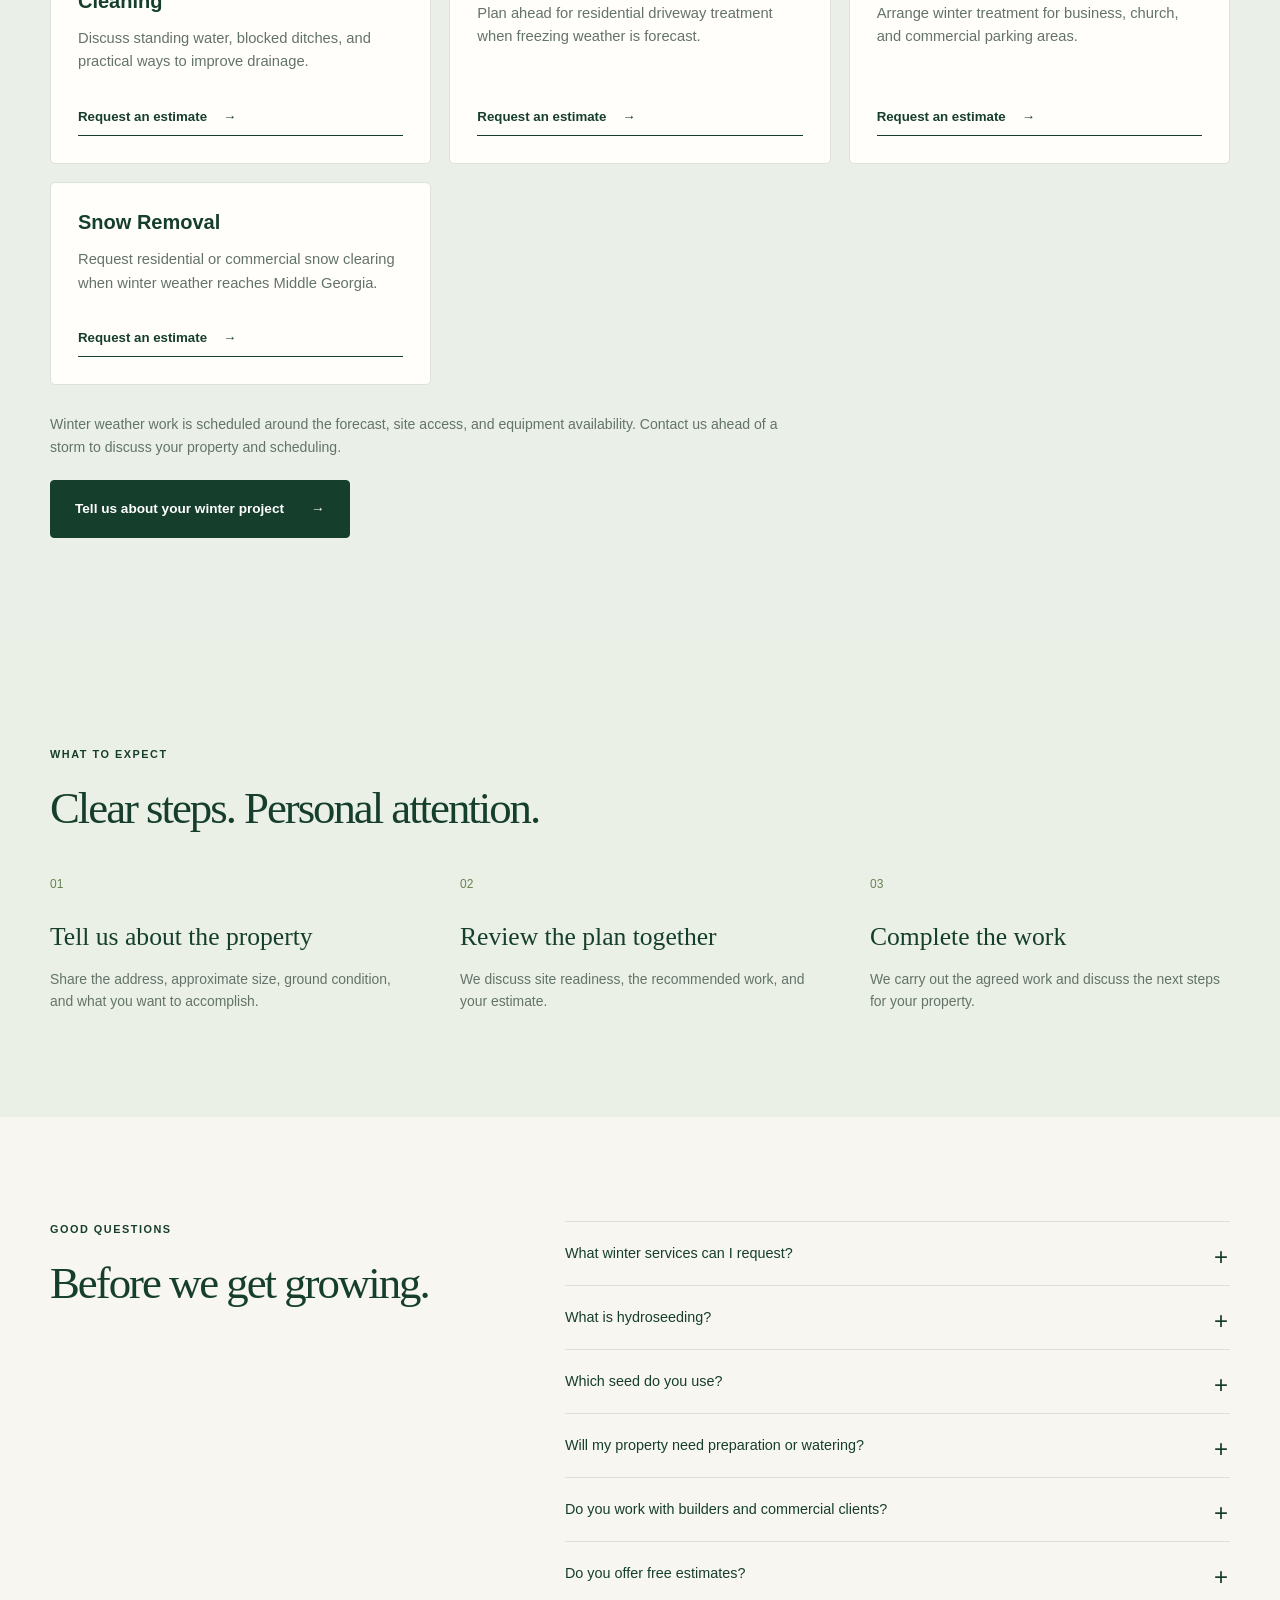
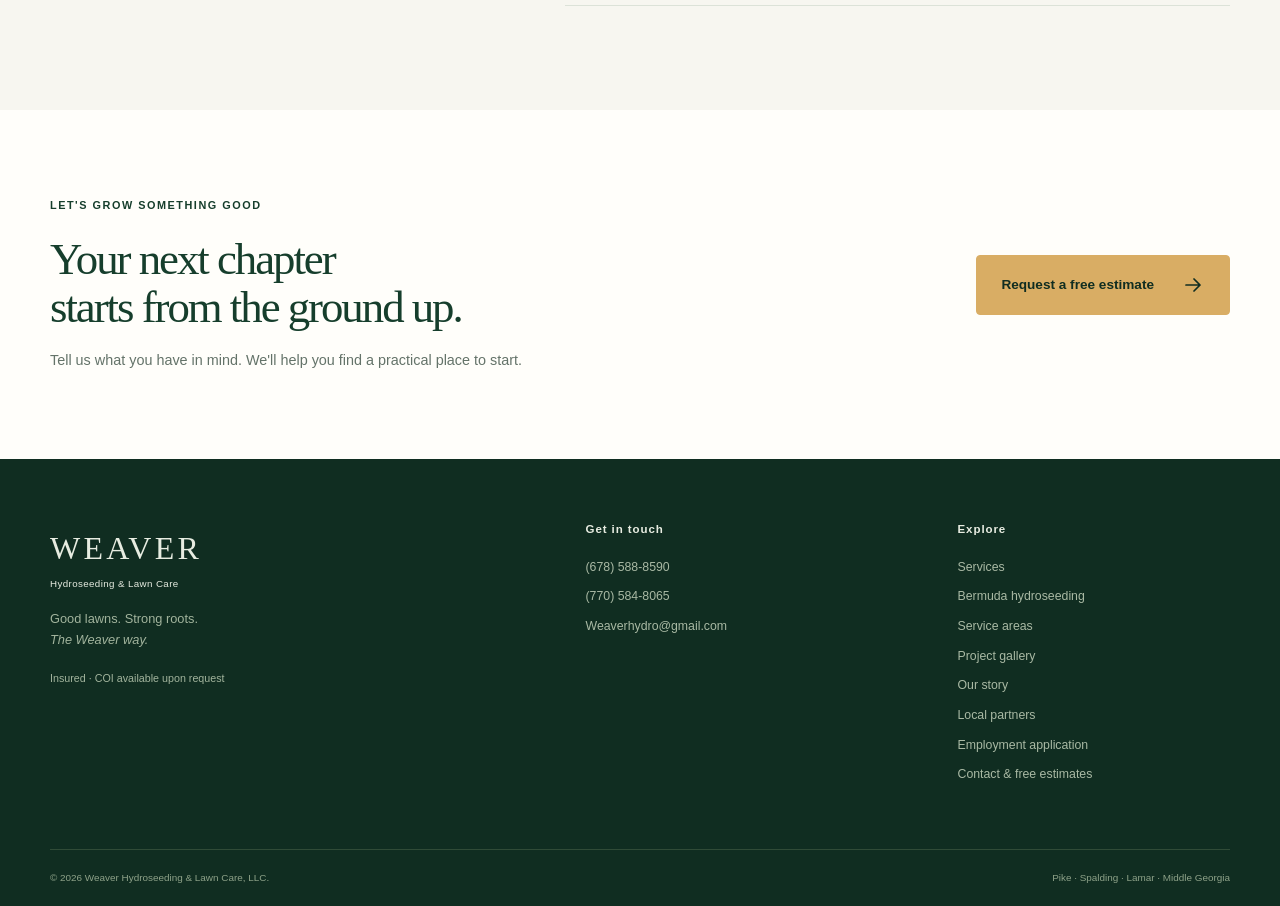
<file: services.html>
<!doctype html>
<html lang="en-US"><head>
 <meta charset="utf-8"><meta name="viewport" content="width=device-width, initial-scale=1">
 <meta name="theme-color" content="#163e2c"><meta name="color-scheme" content="light">
 <title>Hydroseeding &amp; Winter Property Services | Weaver Hydroseeding</title><meta name="description" content="Explore hydroseeding, lawn care, forestry mulching, drainage, grading, salting and snow removal from Weaver Hydroseeding in Middle Georgia.">
 <meta name="robots" content="index,follow,max-image-preview:large"><link rel="canonical" href="https://weaverhydro.com/services.html">
 <meta property="og:type" content="website"><meta property="og:site_name" content="Weaver Hydroseeding">
 <meta property="og:locale" content="en_US"><meta property="og:title" content="Hydroseeding &amp; Winter Property Services | Weaver Hydroseeding">
 <meta property="og:description" content="Explore hydroseeding, lawn care, forestry mulching, drainage, grading, salting and snow removal from Weaver Hydroseeding in Middle Georgia."><meta property="og:url" content="https://weaverhydro.com/services.html">
 <meta property="og:image" content="https://weaverhydro.com/assets/social/weaver-share.jpg"><meta property="og:image:secure_url" content="https://weaverhydro.com/assets/social/weaver-share.jpg">
 <meta property="og:image:type" content="image/jpeg"><meta property="og:image:width" content="1200"><meta property="og:image:height" content="630">
 <meta property="og:image:alt" content="Weaver Hydroseeding: family-owned hydroseeding in Middle Georgia">
 <meta name="twitter:card" content="summary_large_image"><meta name="twitter:title" content="Hydroseeding &amp; Winter Property Services | Weaver Hydroseeding">
 <meta name="twitter:description" content="Explore hydroseeding, lawn care, forestry mulching, drainage, grading, salting and snow removal from Weaver Hydroseeding in Middle Georgia."><meta name="twitter:image" content="https://weaverhydro.com/assets/social/weaver-share.jpg">
 <meta name="twitter:image:alt" content="Weaver Hydroseeding and Lawn Care in Middle Georgia">
 <link rel="icon" href="/favicon.ico" sizes="16x16 32x32 48x48"><link rel="icon" type="image/png" href="/favicon-96x96.png" sizes="96x96">
 <link rel="apple-touch-icon" href="/apple-touch-icon.png" sizes="180x180"><link rel="manifest" href="/site.webmanifest">
 <link rel="stylesheet" href="styles.css?v=20261123"><script src="script.js?v=20261123" defer></script>
 <script type="application/ld+json">{"@context": "https://schema.org", "@graph": [{"@type": "Organization", "@id": "https://weaverhydro.com/#business", "name": "Weaver Hydroseeding & Lawn Care, LLC", "alternateName": ["Weaver Hydroseeding", "Weaver Hydroseed"], "url": "https://weaverhydro.com/", "logo": {"@type": "ImageObject", "@id": "https://weaverhydro.com/#logo", "url": "https://weaverhydro.com/assets/weaver-logo-512.png", "contentUrl": "https://weaverhydro.com/assets/weaver-logo-512.png", "width": 512, "height": 512, "caption": "Weaver Hydroseeding & Lawn Care, LLC"}, "image": "https://weaverhydro.com/assets/project-field.webp", "description": "Family-owned hydroseeding and lawn care serving Pike, Spalding, Lamar and Middle Georgia.", "telephone": "+1-678-588-8590", "email": "weaverhydro@gmail.com", "areaServed": [{"@type": "AdministrativeArea", "name": "Pike County, Georgia"}, {"@type": "AdministrativeArea", "name": "Spalding County, Georgia"}, {"@type": "AdministrativeArea", "name": "Lamar County, Georgia"}, {"@type": "AdministrativeArea", "name": "Middle Georgia"}], "contactPoint": {"@type": "ContactPoint", "telephone": "+1-678-588-8590", "email": "weaverhydro@gmail.com", "contactType": "customer service", "availableLanguage": "English", "areaServed": [{"@type": "AdministrativeArea", "name": "Pike County, Georgia"}, {"@type": "AdministrativeArea", "name": "Spalding County, Georgia"}, {"@type": "AdministrativeArea", "name": "Lamar County, Georgia"}, {"@type": "AdministrativeArea", "name": "Middle Georgia"}]}, "founder": {"@type": "Person", "name": "Justyn Weaver"}}, {"@type": "WebSite", "@id": "https://weaverhydro.com/#website", "url": "https://weaverhydro.com/", "name": "Weaver Hydroseeding", "alternateName": ["Weaver Hydroseed", "Weaver Hydroseeding & Lawn Care, LLC"], "publisher": {"@id": "https://weaverhydro.com/#business"}, "inLanguage": "en-US"}, {"@type": "WebPage", "@id": "https://weaverhydro.com/services.html#webpage", "url": "https://weaverhydro.com/services.html", "name": "Hydroseeding & Winter Property Services | Weaver Hydroseeding", "description": "Explore hydroseeding, lawn care, forestry mulching, drainage, grading, salting and snow removal from Weaver Hydroseeding in Middle Georgia.", "isPartOf": {"@id": "https://weaverhydro.com/#website"}, "about": {"@id": "https://weaverhydro.com/#business"}, "inLanguage": "en-US", "primaryImageOfPage": {"@type": "ImageObject", "url": "https://weaverhydro.com/assets/social/weaver-share.jpg", "width": 1200, "height": 630}, "breadcrumb": {"@id": "https://weaverhydro.com/services.html#breadcrumbs"}}, {"@type": "BreadcrumbList", "@id": "https://weaverhydro.com/services.html#breadcrumbs", "itemListElement": [{"@type": "ListItem", "position": 1, "name": "Home", "item": "https://weaverhydro.com/"}, {"@type": "ListItem", "position": 2, "name": "Services", "item": "https://weaverhydro.com/services.html"}]}, {"@type": "Service", "@id": "https://weaverhydro.com/#service-hydroseeding", "name": "Hydroseeding", "serviceType": "Hydroseeding", "description": "Seed, mulch, fertilizer and water applied to prepared ground for new lawn establishment.", "url": "https://weaverhydro.com/hydroseeding.html", "provider": {"@id": "https://weaverhydro.com/#business"}, "areaServed": [{"@type": "AdministrativeArea", "name": "Pike County, Georgia"}, {"@type": "AdministrativeArea", "name": "Spalding County, Georgia"}, {"@type": "AdministrativeArea", "name": "Lamar County, Georgia"}, {"@type": "AdministrativeArea", "name": "Middle Georgia"}]}, {"@type": "Service", "@id": "https://weaverhydro.com/#service-new-construction-lawn-establishment", "name": "New construction lawn establishment", "serviceType": "New construction lawn establishment", "description": "Lawn establishment coordinated with homeowners, builders and project schedules.", "url": "https://weaverhydro.com/services.html#new-construction", "provider": {"@id": "https://weaverhydro.com/#business"}, "areaServed": [{"@type": "AdministrativeArea", "name": "Pike County, Georgia"}, {"@type": "AdministrativeArea", "name": "Spalding County, Georgia"}, {"@type": "AdministrativeArea", "name": "Lamar County, Georgia"}, {"@type": "AdministrativeArea", "name": "Middle Georgia"}]}, {"@type": "Service", "@id": "https://weaverhydro.com/#service-vegetative-erosion-control", "name": "Vegetative erosion control", "serviceType": "Vegetative erosion control", "description": "Property-specific grass establishment options for suitable exposed ground.", "url": "https://weaverhydro.com/services.html#erosion", "provider": {"@id": "https://weaverhydro.com/#business"}, "areaServed": [{"@type": "AdministrativeArea", "name": "Pike County, Georgia"}, {"@type": "AdministrativeArea", "name": "Spalding County, Georgia"}, {"@type": "AdministrativeArea", "name": "Lamar County, Georgia"}, {"@type": "AdministrativeArea", "name": "Middle Georgia"}]}, {"@type": "Service", "@id": "https://weaverhydro.com/#service-lawn-restoration", "name": "Lawn restoration", "serviceType": "Lawn restoration", "description": "Review and restoration options for thin, damaged or disturbed lawns.", "url": "https://weaverhydro.com/services.html#restoration", "provider": {"@id": "https://weaverhydro.com/#business"}, "areaServed": [{"@type": "AdministrativeArea", "name": "Pike County, Georgia"}, {"@type": "AdministrativeArea", "name": "Spalding County, Georgia"}, {"@type": "AdministrativeArea", "name": "Lamar County, Georgia"}, {"@type": "AdministrativeArea", "name": "Middle Georgia"}]}, {"@type": "Service", "@id": "https://weaverhydro.com/#service-lawn-maintenance", "name": "Lawn maintenance", "serviceType": "Lawn maintenance", "description": "Property-specific mowing, trimming, edging and routine care options.", "url": "https://weaverhydro.com/services.html#maintenance", "provider": {"@id": "https://weaverhydro.com/#business"}, "areaServed": [{"@type": "AdministrativeArea", "name": "Pike County, Georgia"}, {"@type": "AdministrativeArea", "name": "Spalding County, Georgia"}, {"@type": "AdministrativeArea", "name": "Lamar County, Georgia"}, {"@type": "AdministrativeArea", "name": "Middle Georgia"}]}]}</script>
 </head><body><a class="skip-link" href="#main">Skip to content</a>
    <div class="topbar"><div class="wrap"><span>Rooted in Middle Georgia. Growing with you.</span><a href="tel:+16785888590">Call (678) 588-8590 <svg viewBox="0 0 24 24" fill="none" aria-hidden="true"><path d="M5 12h14m-6-6 6 6-6 6" stroke="currentColor" stroke-width="1.7" stroke-linecap="round" stroke-linejoin="round"/></svg></a></div></div>
    <header class="site-header"><div class="wrap nav-wrap"><a href="./" class="brand" aria-label="Weaver Hydroseeding home"><img src="assets/logo.webp" alt="Weaver Hydroseeding and Lawn Care logo" class="" width="1254" height="1254" loading="eager" decoding="async"><span>WEAVER<small>HYDROSEEDING &amp; LAWN CARE</small></span></a>
    <button class="menu-toggle" aria-controls="site-nav" aria-expanded="false" aria-label="Open menu"><span></span><span></span></button>
    <nav id="site-nav" aria-label="Main navigation"><a href="./">Home</a><a href="services.html" aria-current="page">Services</a><a href="gallery.html">Our work</a><a href="our-story.html">Our story</a><a href="partners.html">Local partners</a><a href="careers.html">Careers</a><a class="button small" href="contact.html#estimate">Free estimate<svg viewBox="0 0 24 24" fill="none" aria-hidden="true"><path d="M5 12h14m-6-6 6 6-6 6" stroke="currentColor" stroke-width="1.7" stroke-linecap="round" stroke-linejoin="round"/></svg></a></nav></div></header><main id="main" tabindex="-1"><nav class="wrap breadcrumbs" aria-label="Breadcrumb"><a href="./">Home</a><span aria-hidden="true">/</span><span aria-current="page">Services</span></nav><section class="page-intro wrap"><span class="eyebrow">OUR SERVICES</span><h1>Year-round care.<br>Practical property solutions.</h1><p>Hydroseeding, lawn care, and winter property services, with practical advice and personal service from start to finish.</p></section><section class="wrap services-lead"><div><img src="assets/project-hydroseed.webp" alt="Fresh hydroseed application on a prepared property" class="" width="1192" height="1787" loading="lazy" decoding="async" srcset="assets/project-hydroseed-w480.webp 480w, assets/project-hydroseed-w800.webp 800w, assets/project-hydroseed.webp 1192w" sizes="(max-width: 700px) calc(100vw - 40px), (max-width: 1300px) 50vw, 630px"></div><aside><span class="eyebrow">BUILT AROUND YOUR GROUND</span><h2>No two properties<br>are exactly alike.</h2><p>Soil condition, sunlight, drainage, grade, and access all help shape the plan. We review the site before recommending a starting point.</p><a class="button " href="contact.html#estimate">Request a free estimate<svg viewBox="0 0 24 24" fill="none" aria-hidden="true"><path d="M5 12h14m-6-6 6 6-6 6" stroke="currentColor" stroke-width="1.7" stroke-linecap="round" stroke-linejoin="round"/></svg></a></aside></section><section class="section wrap service-detail-list"><article class="service-detail" id="hydroseeding"><span class="detail-number">01</span><div><span class="eyebrow">OUR CORE SERVICE</span><h2>Hydroseeding</h2><p>A good lawn begins with a plan for the ground beneath it. We review the site and apply seed, mulch, fertilizer, and water as a slurry to support even coverage and moisture retention.</p>
<a class="text-link service-estimate" href="contact.html?service=Hydroseeding#estimate">Get a hydroseeding estimate</a></div><ul><li>Residential lawns and acreage</li><li>Bare or disturbed ground</li><li>Bermuda seed by default; special requests welcome</li><li>Site-specific recommendations and aftercare</li></ul></article><article class="service-detail" id="new-construction"><span class="detail-number">02</span><div><span class="eyebrow">FOR HOMEOWNERS & BUILDERS</span><h2>New construction lawns</h2><p>Bring the outside of a new home together with a lawn establishment plan that fits the project. We coordinate around site readiness, access, and construction schedules.</p>
<a class="text-link service-estimate" href="contact.html?service=New%20Lawn%20Establishment#estimate">Get a new lawn estimate</a></div><ul><li>Builder and homeowner coordination</li><li>Site readiness guidance</li><li>Residential and commercial projects</li><li>Insurance documentation available</li></ul></article><article class="service-detail" id="erosion"><span class="detail-number">03</span><div><span class="eyebrow">FOR EXPOSED SOIL</span><h2>Vegetative erosion control</h2><p>Grass establishment can help cover exposed ground. We review grade, access, and site conditions to determine whether our application is a suitable approach.</p>
<a class="text-link service-estimate" href="contact.html?service=Erosion%20Control#estimate">Get an erosion control estimate</a></div><ul><li>Graded areas and construction disturbance</li><li>Exposed soil and appropriate slopes</li><li>Property-specific planning</li><li>Practical maintenance guidance</li></ul></article><article class="service-detail" id="restoration"><span class="detail-number">04</span><div><span class="eyebrow">FOR LAWNS THAT NEED A LITTLE HELP</span><h2>Lawn restoration</h2><p>Thin or patchy lawns may need more than additional seed. We review current conditions and your goals before discussing repair or restoration options.</p>
<a class="text-link service-estimate" href="contact.html?service=Overseeding%20%2F%20Restoration#estimate">Get a lawn restoration estimate</a></div><ul><li>Thin or damaged turf</li><li>Patch repair and disturbed areas</li><li>Review of existing ground conditions</li><li>Recommendations for the next step</li></ul></article><article class="service-detail" id="maintenance"><span class="detail-number">05</span><div><span class="eyebrow">FOR ESTABLISHED PROPERTIES</span><h2>Lawn maintenance</h2><p>Keep your property looking cared for with a plan around its needs. Ask about maintenance options and scheduling for your home or business.</p>
<a class="text-link service-estimate" href="contact.html?service=Lawn%20Maintenance%20Plan#estimate">Get a lawn maintenance estimate</a></div><ul><li>Mowing, trimming, and edging</li><li>Cleanup and routine care</li><li>Residential and commercial properties</li><li>Property-specific scheduling</li></ul></article></section><section class="winter-section" id="winter-services" aria-labelledby="winter-title"><div class="wrap section">
<div class="section-heading"><div><span class="eyebrow">WINTER PROPERTY SERVICES</span><h2 id="winter-title">Put your property plans<br>in motion this winter.</h2></div><p>From overgrown trails to drainage projects, we help homeowners, businesses, and landowners across Middle Georgia tackle the work on their list.</p></div>
<div class="winter-grid"><article class="winter-card"><h3>Forestry Mulching</h3><p>Open overgrown areas, hunting trails, and access routes with a plan for the vegetation and terrain.</p><a class="text-link" href="contact.html?service=Forestry%20Mulching#estimate">Request an estimate <span aria-hidden="true">→</span></a></article><article class="winter-card"><h3>Winter Erosion Control</h3><p>Ask about ryegrass seeding, straw applications, and coverage for exposed soil during winter rains.</p><a class="text-link" href="contact.html?service=Winter%20Erosion%20Control#estimate">Request an estimate <span aria-hidden="true">→</span></a></article><article class="winter-card"><h3>Grading &amp; Land Improvements</h3><p>Smooth rough areas, prepare sites, and improve the usability of your property.</p><a class="text-link" href="contact.html?service=Grading%20%26%20Land%20Improvements#estimate">Request an estimate <span aria-hidden="true">→</span></a></article><article class="winter-card"><h3>Drainage Improvements &amp; Ditch Cleaning</h3><p>Discuss standing water, blocked ditches, and practical ways to improve drainage.</p><a class="text-link" href="contact.html?service=Drainage%20Improvements%20%26%20Ditch%20Cleaning#estimate">Request an estimate <span aria-hidden="true">→</span></a></article><article class="winter-card"><h3>Driveway Salting</h3><p>Plan ahead for residential driveway treatment when freezing weather is forecast.</p><a class="text-link" href="contact.html?service=Driveway%20Salting#estimate">Request an estimate <span aria-hidden="true">→</span></a></article><article class="winter-card"><h3>Commercial Parking Lot Salting</h3><p>Arrange winter treatment for business, church, and commercial parking areas.</p><a class="text-link" href="contact.html?service=Commercial%20Parking%20Lot%20Salting#estimate">Request an estimate <span aria-hidden="true">→</span></a></article><article class="winter-card"><h3>Snow Removal</h3><p>Request residential or commercial snow clearing when winter weather reaches Middle Georgia.</p><a class="text-link" href="contact.html?service=Snow%20Removal#estimate">Request an estimate <span aria-hidden="true">→</span></a></article></div>
<p class="winter-availability">Winter weather work is scheduled around the forecast, site access, and equipment availability. Contact us ahead of a storm to discuss your property and scheduling.</p>
<a class="button" href="contact.html?service=Other#estimate">Tell us about your winter project <span aria-hidden="true">→</span></a>
</div></section><section class="process-section"><div class="wrap section"><span class="eyebrow">WHAT TO EXPECT</span><h2>Clear steps. Personal attention.</h2><div class="process-grid"><div><span>01</span><h3>Tell us about the property</h3><p>Share the address, approximate size, ground condition, and what you want to accomplish.</p></div><div><span>02</span><h3>Review the plan together</h3><p>We discuss site readiness, the recommended work, and your estimate.</p></div><div><span>03</span><h3>Complete the work</h3><p>We carry out the agreed work and discuss the next steps for your property.</p></div></div></div></section><section class="section wrap faq-section"><div><span class="eyebrow">GOOD QUESTIONS</span><h2>Before we get growing.</h2></div><div class="faqs"><details><summary>What winter services can I request?</summary><p>Ask about forestry mulching, winter erosion control, grading, drainage improvements, ditch cleaning, driveway and parking lot salting, and snow removal. We review the site and scheduling with you before confirming the work.</p></details><details><summary>What is hydroseeding?</summary><p>Hydroseeding applies seed, mulch, fertilizer, and water together as a slurry. It is an option for establishing grass on prepared ground. We review the site before recommending it.</p></details><details><summary>Which seed do you use?</summary><p>Bermuda is our default seed choice. If you have a special request, include it in your estimate inquiry so we can discuss the right approach.</p></details><details><summary>Will my property need preparation or watering?</summary><p>Site readiness and aftercare matter. Tell us about your current soil condition and available water, and we'll discuss preparation and watering needs for your project.</p></details><details><summary>Do you work with builders and commercial clients?</summary><p>Yes. We work with homeowners, builders, businesses, and developers. Our company is insured, and a Certificate of Insurance is available upon request.</p></details><details><summary>Do you offer free estimates?</summary><p>Yes. Share your property address, project goals, and approximate area using our estimate form, or call (678) 588-8590.</p></details></div></section><section class="cta"><div class="wrap cta-inner"><div><span class="eyebrow">LET'S GROW SOMETHING GOOD</span><h2>Your next chapter<br>starts from the ground up.</h2><p>Tell us what you have in mind. We'll help you find a practical place to start.</p></div><a class="button " href="contact.html#estimate">Request a free estimate<svg viewBox="0 0 24 24" fill="none" aria-hidden="true"><path d="M5 12h14m-6-6 6 6-6 6" stroke="currentColor" stroke-width="1.7" stroke-linecap="round" stroke-linejoin="round"/></svg></a></div></section></main><footer><div class="wrap footer-main"><div class="footer-brand"><a href="./">WEAVER<span>Hydroseeding &amp; Lawn Care</span></a><p>Good lawns. Strong roots.<br><em>The Weaver way.</em></p><span class="footer-insurance">Insured · COI available upon request</span></div><div><h2>Get in touch</h2><a href="tel:+16785888590">(678) 588-8590</a><a href="tel:+17705848065">(770) 584-8065</a><a href="mailto:weaverhydro@gmail.com">Weaverhydro@gmail.com</a></div><div><h2>Explore</h2><a href="services.html">Services</a><a href="hydroseeding.html">Bermuda hydroseeding</a><a href="service-areas.html">Service areas</a><a href="gallery.html">Project gallery</a><a href="our-story.html">Our story</a><a href="partners.html">Local partners</a><a href="careers.html">Employment application</a><a href="contact.html">Contact &amp; free estimates</a></div></div><div class="wrap footer-bottom"><span>© <span data-year>2026</span> Weaver Hydroseeding &amp; Lawn Care, LLC.</span><span>Pike · Spalding · Lamar · Middle Georgia</span></div></footer>
    <div class="mobile-contact"><a href="tel:+16785888590">Call Weaver</a><a href="contact.html#estimate">Free estimate <svg viewBox="0 0 24 24" fill="none" aria-hidden="true"><path d="M5 12h14m-6-6 6 6-6 6" stroke="currentColor" stroke-width="1.7" stroke-linecap="round" stroke-linejoin="round"/></svg></a></div></body></html>
</file>
<file: styles.css>
/* Isolate original and refreshed page layouts. */
body:not(:has(.brand-text)){--forest:#163e2c;--deep:#102d21;--gold:#d9ad64;--cream:#f7f6f0;--paper:#fffefa;--muted:#647369;--line:#dce2d8;--serif:Georgia,'Times New Roman',serif;--sans:Arial,Helvetica,sans-serif}body:not(:has(.brand-text)) *{box-sizing:border-box}body:not(:has(.brand-text)){scroll-behavior:smooth;scroll-padding-top:110px}body:not(:has(.brand-text)){margin:0;background:var(--cream);color:var(--forest);font-family:var(--sans);line-height:1.6}body:not(:has(.brand-text)) button,body:not(:has(.brand-text)) input,body:not(:has(.brand-text)) select,body:not(:has(.brand-text)) textarea{font:inherit}body:not(:has(.brand-text)) button,body:not(:has(.brand-text)) a{-webkit-tap-highlight-color:transparent}body:not(:has(.brand-text)) button{cursor:pointer}body:not(:has(.brand-text)) a{color:inherit;text-decoration:none}body:not(:has(.brand-text)) img{display:block;max-width:100%;width:100%;object-fit:cover}body:not(:has(.brand-text)) svg{width:24px;height:24px;flex:none}body:not(:has(.brand-text)) button svg,body:not(:has(.brand-text)) a svg{pointer-events:none}body:not(:has(.brand-text)) h1,body:not(:has(.brand-text)) h2,body:not(:has(.brand-text)) h3,body:not(:has(.brand-text)) p{margin:0}body:not(:has(.brand-text)) h1,body:not(:has(.brand-text)) h2,body:not(:has(.brand-text)) h3{font-weight:400}body:not(:has(.brand-text)) h1,body:not(:has(.brand-text)) h2{font-family:var(--serif);letter-spacing:-.045em;line-height:1.06}body:not(:has(.brand-text)) h1{font-size:clamp(3.1rem,5.5vw,5.2rem)}body:not(:has(.brand-text)) h2{font-size:clamp(2.4rem,3.5vw,3.6rem)}body:not(:has(.brand-text)) h3{font-size:1.4rem;line-height:1.25}body:not(:has(.brand-text)) p{color:var(--muted);font-size:1rem}body:not(:has(.brand-text)) a:focus-visible,body:not(:has(.brand-text)) button:focus-visible,body:not(:has(.brand-text)) summary:focus-visible{outline:3px solid #8c6c2c;outline-offset:5px}body:not(:has(.brand-text)) input:focus,body:not(:has(.brand-text)) select:focus,body:not(:has(.brand-text)) textarea:focus{outline:2px solid var(--forest);outline-offset:2px}body:not(:has(.brand-text)) [hidden]{display:none!important}body:not(:has(.brand-text)) .wrap{width:min(1260px,calc(100% - 100px));margin-inline:auto}body:not(:has(.brand-text)) .section{padding-block:104px}body:not(:has(.brand-text)) .eyebrow{display:block;letter-spacing:.14em;font-size:.68rem;font-weight:700;line-height:1.6;margin-bottom:22px}body:not(:has(.brand-text)) .button{display:inline-flex;align-items:center;justify-content:center;gap:27px;padding:17px 24px;border:1px solid var(--forest);border-radius:4px;background:var(--forest);color:#fff;font-size:.85rem;font-weight:600;transition:background .18s,transform .18s}body:not(:has(.brand-text)) .button:hover{background:var(--deep);transform:translateY(-2px)}body:not(:has(.brand-text)) .button.small{padding:11px 16px;gap:14px;font-size:.76rem}body:not(:has(.brand-text)) .text-link{display:inline-flex;align-items:center;gap:16px;font-size:.85rem;font-weight:600;border-bottom:1px solid var(--forest);padding-block:8px}body:not(:has(.brand-text)) .text-link:hover svg,body:not(:has(.brand-text)) .button:hover svg{transform:translateX(3px)}body:not(:has(.brand-text)) svg{transition:transform .2s}body:not(:has(.brand-text)) .skip-link{position:fixed;top:10px;left:15px;background:var(--paper);padding:12px;z-index:200;transform:translateY(-180%)}body:not(:has(.brand-text)) .skip-link:focus{transform:none}body:not(:has(.brand-text)) .topbar{background:var(--forest);color:#f1f4ee;font-size:.7rem}body:not(:has(.brand-text)) .topbar .wrap{display:flex;justify-content:space-between;padding-block:8px;align-items:center}body:not(:has(.brand-text)) .topbar a{display:flex;gap:9px;align-items:center}body:not(:has(.brand-text)) .topbar svg{width:15px;height:15px}body:not(:has(.brand-text)) .site-header{background:rgba(247,246,240,.98);position:sticky;top:0;z-index:20;border-bottom:1px solid var(--line)}body:not(:has(.brand-text)) .nav-wrap{display:flex;align-items:center;justify-content:space-between;min-height:98px;gap:20px}body:not(:has(.brand-text)) .brand{display:flex;align-items:center;gap:12px;flex-shrink:0}body:not(:has(.brand-text)) .brand img{width:60px;height:60px;object-fit:contain;border-radius:3px}body:not(:has(.brand-text)) .brand>span{font-family:var(--serif);font-size:1.75rem;letter-spacing:.055em;line-height:1}body:not(:has(.brand-text)) .brand small{display:block;font-family:var(--sans);font-size:.5rem;letter-spacing:.12em;font-weight:700;margin-top:9px}body:not(:has(.brand-text)) nav{display:flex;align-items:center;gap:25px;font-size:.76rem}body:not(:has(.brand-text)) nav>a:not(.button){padding-block:14px;position:relative}body:not(:has(.brand-text)) nav a[aria-current=page]::after{content:'';position:absolute;bottom:8px;left:0;right:0;height:2px;background:var(--forest)}body:not(:has(.brand-text)) nav a:hover{color:#798042}body:not(:has(.brand-text)) .menu-toggle{display:none}body:not(:has(.brand-text)) .hero{padding-block:38px 54px}body:not(:has(.brand-text)) .hero-grid{display:grid;grid-template-columns:1fr 1.04fr;gap:40px;min-height:592px;align-items:center}body:not(:has(.brand-text)) .hero-copy{padding-right:15px}body:not(:has(.brand-text)) .hero-copy .eyebrow{display:flex;align-items:center;gap:10px;font-size:.63rem}body:not(:has(.brand-text)) .hero-copy .eyebrow i,body:not(:has(.brand-text)) .trust-dot{width:7px;height:7px;background:#698747;display:inline-block;border-radius:50%;flex:none}body:not(:has(.brand-text)) .hero h1{font-size:clamp(3.5rem,5.5vw,5.35rem);margin-bottom:25px;line-height:1.02}body:not(:has(.brand-text)) .hero h1 em{font-weight:400;color:#648451;font-size:.95em}body:not(:has(.brand-text)) .hero-copy>p{max-width:400px;font-size:.98rem}body:not(:has(.brand-text)) .hero-actions{display:flex;align-items:center;gap:25px;margin-top:32px;flex-wrap:wrap}body:not(:has(.brand-text)) .hero-actions .button{background:var(--gold);border-color:var(--gold);color:var(--deep);gap:20px}body:not(:has(.brand-text)) .hero-actions .button:hover{background:#e8ba6c}body:not(:has(.brand-text)) .hero-trust{display:flex;align-items:center;gap:10px;font-size:.64rem;margin-top:36px;color:var(--muted)}body:not(:has(.brand-text)) .hero-photo{height:592px;position:relative}body:not(:has(.brand-text)) .hero-photo>img{height:100%;object-position:42% 50%;border-radius:4px}body:not(:has(.brand-text)) .hero-photo::after{content:'';position:absolute;inset:0;border-radius:4px;background:linear-gradient(transparent 50%,rgba(13,43,23,.62))}body:not(:has(.brand-text)) .photo-label{position:absolute;bottom:35px;left:34px;right:34px;color:#fff;z-index:1;display:grid;grid-template-columns:1fr 45px;align-items:center;gap:6px}body:not(:has(.brand-text)) .photo-label>span{font-size:.6rem;letter-spacing:.14em;grid-column:1}body:not(:has(.brand-text)) .photo-label strong{font-family:var(--serif);font-size:2rem;letter-spacing:-.02em;font-weight:400}body:not(:has(.brand-text)) .photo-label a{grid-column:2;grid-row:1/3;border:1px solid #ffffff80;border-radius:50%;height:45px;display:grid;place-items:center}body:not(:has(.brand-text)) .photo-index{position:absolute;right:20px;top:21px;color:#fff;background:#163e2caa;font-size:.58rem;letter-spacing:.12em;padding:7px 11px;border-radius:2px;z-index:1}body:not(:has(.brand-text)) .service-strip{background:#eaf0e5;border-top:1px solid var(--line);border-bottom:1px solid var(--line)}body:not(:has(.brand-text)) .service-strip .wrap{display:flex;gap:28px;justify-content:space-between;padding-block:21px;align-items:center;font-size:.73rem}body:not(:has(.brand-text)) .service-strip i{font-size:12px;color:#758651;font-style:normal}body:not(:has(.brand-text)) .section-heading{display:flex;justify-content:space-between;align-items:end;gap:60px;margin-bottom:45px}body:not(:has(.brand-text)) .section-heading>p{max-width:340px;font-size:.93rem}body:not(:has(.brand-text)) .section-heading .text-link{flex-shrink:0}body:not(:has(.brand-text)) .service-rows{border-top:1px solid var(--line)}body:not(:has(.brand-text)) .service-rows>a{display:grid;grid-template-columns:40px 1fr 1.1fr 26px;gap:20px;align-items:center;padding-block:27px;border-bottom:1px solid var(--line);transition:background .2s}body:not(:has(.brand-text)) .service-rows>a:hover{background:#eef1e6}body:not(:has(.brand-text)) .row-number{color:#80916d;font-size:.68rem}body:not(:has(.brand-text)) .service-rows h3{font-family:var(--serif);font-size:1.95rem;letter-spacing:-.035em}body:not(:has(.brand-text)) .service-rows p{font-size:.88rem;max-width:400px}body:not(:has(.brand-text)) .under-link{margin-top:28px}body:not(:has(.brand-text)) .work-section{background:var(--forest);color:#fff}body:not(:has(.brand-text)) .work-section .eyebrow{color:#c6d0b9}body:not(:has(.brand-text)) .work-section .text-link{border-color:#8d9e86}body:not(:has(.brand-text)) .featured-work{display:grid;grid-template-columns:1.25fr 1fr;gap:26px}body:not(:has(.brand-text)) .work-photo{display:block;position:relative;height:460px;overflow:hidden;border-radius:3px}body:not(:has(.brand-text)) .work-photo img{height:100%;transition:transform .6s;object-position:center}body:not(:has(.brand-text)) .work-photo:hover img{transform:scale(1.04)}body:not(:has(.brand-text)) .work-photo::after{content:'';position:absolute;inset:0;background:linear-gradient(transparent 50%,#102d21bd)}body:not(:has(.brand-text)) .work-photo>div{position:absolute;bottom:25px;left:26px;right:26px;z-index:1;display:grid;grid-template-columns:1fr 24px;gap:7px}body:not(:has(.brand-text)) .work-photo>div>span{font-size:.59rem;letter-spacing:.13em;grid-column:1}body:not(:has(.brand-text)) .work-photo h3{font-family:var(--serif);font-size:1.6rem}body:not(:has(.brand-text)) .work-photo svg{grid-column:2;grid-row:1/3;align-self:end}body:not(:has(.brand-text)) .story-preview{display:grid;grid-template-columns:1fr 1fr;gap:90px;align-items:center}body:not(:has(.brand-text)) .story-photo{position:relative}body:not(:has(.brand-text)) .story-photo img{height:565px;object-position:50% 45%;border-radius:3px}body:not(:has(.brand-text)) .story-photo>span{display:block;position:absolute;bottom:19px;left:20px;background:var(--paper);font-size:.56rem;letter-spacing:.12em;padding:10px 13px}body:not(:has(.brand-text)) .story-copy h2{margin-bottom:25px}body:not(:has(.brand-text)) .story-copy p{max-width:395px;margin-top:17px;font-size:.95rem}body:not(:has(.brand-text)) .story-copy .text-link{margin-top:24px}body:not(:has(.brand-text)) .local-section{background:#eaf0e5;border-top:1px solid var(--line);border-bottom:1px solid var(--line);padding-block:76px}body:not(:has(.brand-text)) .local-grid{display:grid;grid-template-columns:1fr 1fr;gap:90px}body:not(:has(.brand-text)) .local-grid h2{margin-bottom:20px}body:not(:has(.brand-text)) .local-grid p{max-width:350px}body:not(:has(.brand-text)) .county-list{display:flex;flex-direction:column}body:not(:has(.brand-text)) .county-list>.county-link{font-family:var(--serif);font-size:1.75rem;letter-spacing:-.03em;border-bottom:1px solid #cad6c2;padding-block:9px}body:not(:has(.brand-text)) .county-list>.county-estimate{display:flex;align-items:center;justify-content:space-between;font-size:.79rem;margin-top:24px;gap:10px}body:not(:has(.brand-text)) .cta{background:var(--paper);padding-block:87px}body:not(:has(.brand-text)) .cta-inner{display:flex;align-items:center;justify-content:space-between;gap:50px}body:not(:has(.brand-text)) .cta h2{margin-bottom:18px}body:not(:has(.brand-text)) .cta p{max-width:510px;font-size:.9rem}body:not(:has(.brand-text)) .cta .button{flex-shrink:0;background:var(--gold);border-color:var(--gold);color:var(--deep)}body:not(:has(.brand-text)) footer{background:var(--deep);color:#e7ece1;padding-top:64px}body:not(:has(.brand-text)) .footer-main{display:grid;grid-template-columns:1.8fr 1.2fr 1fr;gap:45px;padding-bottom:54px}body:not(:has(.brand-text)) .footer-brand>a{font-family:var(--serif);font-size:2rem;letter-spacing:.1em}body:not(:has(.brand-text)) .footer-brand>a>span{display:block;font-size:.61rem;font-family:var(--sans);letter-spacing:.04em;margin-top:1px}body:not(:has(.brand-text)) .footer-brand p{color:#a2b49d;font-size:.8rem;margin-top:18px}body:not(:has(.brand-text)) .footer-insurance{display:block;color:#a2b49d;font-size:.67rem;margin-top:20px}body:not(:has(.brand-text)) .footer-main h2{font-family:var(--sans);font-size:.72rem;font-weight:600;letter-spacing:.08em;margin-bottom:22px}body:not(:has(.brand-text)) .footer-main>div:not(.footer-brand)>a{display:block;font-size:.77rem;margin-bottom:10px;color:#a9b9a4;overflow-wrap:anywhere}body:not(:has(.brand-text)) .footer-main a:hover{color:var(--gold)}body:not(:has(.brand-text)) .footer-bottom{border-top:1px solid #304b37;padding-block:20px;display:flex;justify-content:space-between;color:#8ea289;font-size:.62rem;gap:25px}body:not(:has(.brand-text)) .mobile-contact{display:none}body:not(:has(.brand-text)) .page-intro{padding-block:75px 63px;max-width:1260px}body:not(:has(.brand-text)) .page-intro h1{margin-bottom:26px;font-size:clamp(3.2rem,5vw,4.9rem)}body:not(:has(.brand-text)) .page-intro>p{max-width:620px;font-size:1rem}body:not(:has(.brand-text)) .services-lead{display:grid;grid-template-columns:1fr 1fr;gap:85px;align-items:center;padding-bottom:26px}body:not(:has(.brand-text)) .services-lead>div>img{height:450px;border-radius:3px;object-position:50% 60%}body:not(:has(.brand-text)) .services-lead aside>p{max-width:410px;margin-block:24px 30px}body:not(:has(.brand-text)) .service-detail-list{padding-top:64px}body:not(:has(.brand-text)) .service-detail{display:grid;grid-template-columns:50px 1.3fr 1fr;gap:25px;border-top:1px solid var(--line);padding-block:46px}body:not(:has(.brand-text)) .detail-number{font-size:.8rem;color:#728963;padding-top:3px}body:not(:has(.brand-text)) .service-detail .eyebrow{margin-bottom:12px;font-size:.6rem}body:not(:has(.brand-text)) .service-detail h2{font-size:2.4rem;margin-bottom:19px}body:not(:has(.brand-text)) .service-detail p{max-width:530px;font-size:.93rem}body:not(:has(.brand-text)) .service-detail ul{list-style:none;padding:0 0 0 40px;margin:10px 0;align-self:center}body:not(:has(.brand-text)) .service-detail li{font-size:.83rem;padding-block:10px;border-bottom:1px solid var(--line);position:relative}body:not(:has(.brand-text)) .service-detail li::before{content:'↗';color:#829c6b;position:absolute;left:-22px}body:not(:has(.brand-text)) .service-detail:last-child{border-bottom:1px solid var(--line)}body:not(:has(.brand-text)) .process-section,body:not(:has(.brand-text)) .values-section{background:#eaf0e5}body:not(:has(.brand-text)) .process-grid{display:grid;grid-template-columns:repeat(3,1fr);gap:50px;margin-top:42px}body:not(:has(.brand-text)) .process-grid span,body:not(:has(.brand-text)) .values-grid>div>span{display:block;font-size:.75rem;color:#698153;margin-bottom:27px}body:not(:has(.brand-text)) .process-grid h3{font-family:var(--serif);font-size:1.6rem;margin-bottom:15px}body:not(:has(.brand-text)) .process-grid p{font-size:.87rem}body:not(:has(.brand-text)) .faq-section{display:grid;grid-template-columns:.85fr 1.3fr;gap:80px}body:not(:has(.brand-text)) .faqs details{border-bottom:1px solid var(--line);padding-block:20px}body:not(:has(.brand-text)) .faqs details:first-child{border-top:1px solid var(--line)}body:not(:has(.brand-text)) summary{cursor:pointer;list-style:none;position:relative;padding-right:32px;font-size:.9rem}body:not(:has(.brand-text)) summary::-webkit-details-marker{display:none}body:not(:has(.brand-text)) summary::after{content:'+';position:absolute;right:2px;top:-4px;font-size:1.5rem;font-weight:400}body:not(:has(.brand-text)) details[open]>summary::after{content:'−'}body:not(:has(.brand-text)) .faqs p{font-size:.87rem;margin-top:18px}body:not(:has(.brand-text)) .gallery-section{padding-bottom:90px}body:not(:has(.brand-text)) .gallery-filters{display:flex;gap:10px;flex-wrap:wrap;margin-bottom:33px}body:not(:has(.brand-text)) .gallery-filters button{padding:10px 20px;border:1px solid var(--line);border-radius:3px;background:transparent;color:var(--forest);font-size:.77rem}body:not(:has(.brand-text)) .gallery-filters button[aria-pressed=true]{background:var(--forest);color:white;border-color:var(--forest)}body:not(:has(.brand-text)) .gallery-grid{display:grid;grid-template-columns:repeat(2,1fr);gap:40px 28px}body:not(:has(.brand-text)) .gallery-item{padding:0;border:0;background:transparent;color:var(--forest);text-align:left}body:not(:has(.brand-text)) .gallery-item>img{height:385px;border-radius:3px}body:not(:has(.brand-text)) .gallery-item:hover img{filter:brightness(.94)}body:not(:has(.brand-text)) .gallery-meta{display:grid;grid-template-columns:1fr 30px;gap:5px;padding-top:17px}body:not(:has(.brand-text)) .gallery-meta small{font-size:.57rem;letter-spacing:.13em;color:var(--muted)}body:not(:has(.brand-text)) .gallery-meta strong{font-family:var(--serif);font-weight:400;font-size:1.5rem;letter-spacing:-.025em}body:not(:has(.brand-text)) .gallery-meta>span{grid-column:2;grid-row:1/3;align-self:center;font-size:1.5rem}body:not(:has(.brand-text)) .gallery-note{font-size:.72rem;margin-top:45px;max-width:650px}body:not(:has(.brand-text)) dialog{padding:0;border:0;border-radius:5px;background:var(--cream);color:var(--forest);width:min(980px,92vw);max-height:92vh;overflow:auto}body:not(:has(.brand-text)) dialog::backdrop{background:#07170edb}body:not(:has(.brand-text)) dialog>img{max-height:72vh;width:100%;object-fit:contain;background:#0e261a}body:not(:has(.brand-text)) .lightbox-close{position:absolute;right:14px;top:14px;width:40px;height:40px;background:var(--cream);border:0;border-radius:50%;font-size:1.8rem;line-height:1;color:var(--forest)}body:not(:has(.brand-text)) .lightbox-info{padding:24px 28px;display:flex;justify-content:space-between;align-items:center;gap:25px}body:not(:has(.brand-text)) .lightbox-info h2{font-size:1.7rem}body:not(:has(.brand-text)) .lightbox-info p{font-size:.8rem;margin-top:7px}body:not(:has(.brand-text)) .lightbox-controls{display:flex;gap:10px}body:not(:has(.brand-text)) .lightbox-controls button{background:transparent;border:1px solid #c5d0bd;color:var(--forest);width:40px;height:40px;border-radius:50%}body:not(:has(.brand-text)) .story-main{display:grid;grid-template-columns:.88fr 1.12fr;gap:85px;align-items:start;padding-block:5px 90px}body:not(:has(.brand-text)) .story-main-photo img{height:700px;border-radius:3px}body:not(:has(.brand-text)) .story-main>div>h2{margin-bottom:25px}body:not(:has(.brand-text)) .story-main p{font-size:.92rem;margin-top:20px}body:not(:has(.brand-text)) .story-main blockquote{font-family:var(--serif);font-size:1.4rem;line-height:1.4;margin:34px 0 0;padding:25px 0 0;border-top:1px solid var(--line)}body:not(:has(.brand-text)) blockquote cite{display:block;font-family:var(--sans);font-size:.67rem;color:var(--muted);font-style:normal;margin-top:15px}body:not(:has(.brand-text)) .values-grid{display:grid;grid-template-columns:repeat(4,1fr);gap:36px}body:not(:has(.brand-text)) .values-grid h3{font-family:var(--serif);font-size:1.7rem;margin-bottom:15px}body:not(:has(.brand-text)) .values-grid p{font-size:.87rem}body:not(:has(.brand-text)) .roots-section{display:grid;grid-template-columns:.8fr 1.2fr;gap:65px;align-items:center}body:not(:has(.brand-text)) .roots-section>div>p{margin-block:25px 30px}body:not(:has(.brand-text)) .roots-photos{display:grid;grid-template-columns:1fr 1fr;gap:20px}body:not(:has(.brand-text)) .roots-photos img{height:365px;border-radius:3px}body:not(:has(.brand-text)) .partner-grid{display:grid;grid-template-columns:repeat(3,1fr);gap:24px;padding-top:5px}body:not(:has(.brand-text)) .partner{border:1px solid var(--line);background:var(--paper);padding:30px;display:flex;flex-direction:column}body:not(:has(.brand-text)) .partner-top{display:flex;gap:15px;align-items:center;margin-bottom:30px}body:not(:has(.brand-text)) .partner-monogram{background:#eaf0e5;display:grid;place-items:center;width:45px;height:45px;font-size:1.1rem;font-family:var(--serif)}body:not(:has(.brand-text)) .partner .eyebrow{font-size:.54rem;margin:0}body:not(:has(.brand-text)) .partner h2{font-size:1.75rem;line-height:1.14;margin-bottom:15px}body:not(:has(.brand-text)) .partner-person{font-size:.73rem;color:#5a754f}body:not(:has(.brand-text)) .partner p{font-size:.87rem;flex:1;margin-block:17px 25px}body:not(:has(.brand-text)) .partner-links{border-top:1px solid var(--line);padding-top:17px;display:flex;flex-wrap:wrap;gap:16px;justify-content:space-between;align-items:center;font-size:.7rem}body:not(:has(.brand-text)) .partner-links svg{width:16px;height:16px}body:not(:has(.brand-text)) .partner-links a{display:flex;align-items:center;gap:7px}body:not(:has(.brand-text)) .partner-note{padding-block:30px 90px}body:not(:has(.brand-text)) .partner-note p{font-size:.72rem;max-width:760px}body:not(:has(.brand-text)) .contact-grid{display:grid;grid-template-columns:.8fr 1.2fr;gap:85px;padding-bottom:105px;align-items:start}body:not(:has(.brand-text)) .contact-aside{padding-top:25px}body:not(:has(.brand-text)) .contact-aside h2{font-size:2.5rem;margin-bottom:30px}body:not(:has(.brand-text)) .contact-phone{display:flex;align-items:center;gap:18px;font-family:var(--serif);font-size:1.8rem;letter-spacing:-.025em}body:not(:has(.brand-text)) .contact-secondary{font-size:.76rem;color:var(--muted);display:block;margin-top:10px}body:not(:has(.brand-text)) .contact-email{display:block;margin-top:21px;font-size:.9rem;overflow-wrap:anywhere}body:not(:has(.brand-text)) .contact-area{margin-top:38px;padding-top:27px;border-top:1px solid var(--line)}body:not(:has(.brand-text)) .contact-area .eyebrow{font-size:.6rem;margin-bottom:13px}body:not(:has(.brand-text)) .contact-area p{font-size:.9rem}body:not(:has(.brand-text)) .contact-insured{margin-top:24px;font-size:.85rem}body:not(:has(.brand-text)) .contact-insured .trust-dot{margin-right:6px}body:not(:has(.brand-text)) .contact-insured p{font-size:.72rem;max-width:260px;margin-top:8px}body:not(:has(.brand-text)) .contact-aside>img{height:215px;max-width:350px;margin-top:36px;border-radius:3px}body:not(:has(.brand-text)) .form-card{background:var(--paper);border:1px solid var(--line);padding:35px 38px;border-radius:5px}body:not(:has(.brand-text)) .form-progress{display:none;align-items:center;justify-content:space-between;gap:16px;margin-bottom:27px}body:not(:has(.brand-text)) .form-progress>span{display:flex;align-items:center;gap:8px;font-size:.71rem;white-space:nowrap;color:var(--muted)}body:not(:has(.brand-text)) .form-progress b{font-size:.66rem;border:1px solid var(--line);border-radius:50%;width:24px;height:24px;display:grid;place-items:center;font-weight:400}body:not(:has(.brand-text)) .form-progress .active{color:var(--forest)}body:not(:has(.brand-text)) .form-progress .active b{background:var(--forest);color:#fff;border-color:var(--forest)}body:not(:has(.brand-text)) .form-progress i{height:1px;background:var(--line);flex:1}html.js body:not(:has(.brand-text)) .form-progress{display:flex}body:not(:has(.brand-text)) .form-required{font-size:.66rem;margin-bottom:22px}body:not(:has(.brand-text)) .form-panel h2{font-size:1.8rem;margin-block:0 26px}body:not(:has(.brand-text)) .form-panel+ .form-panel{margin-top:40px}html.js body:not(:has(.brand-text)) .form-panel+.form-panel{margin-top:0}body:not(:has(.brand-text)) label{display:block;font-size:.76rem;font-weight:500;margin-top:19px}body:not(:has(.brand-text)) input,body:not(:has(.brand-text)) select,body:not(:has(.brand-text)) textarea{display:block;width:100%;border:1px solid #cfd9c9;border-radius:3px;background:#fffefa;color:var(--forest);font-size:.86rem;padding:13px;margin-top:8px;min-height:46px}body:not(:has(.brand-text)) input::placeholder,body:not(:has(.brand-text)) textarea::placeholder{color:#899285;font-size:.8rem}body:not(:has(.brand-text)) textarea{resize:vertical}body:not(:has(.brand-text)) .form-grid{display:grid;grid-template-columns:1fr 1fr;gap:20px}body:not(:has(.brand-text)) .optional-fields{margin-block:23px 27px;padding-block:18px;border-block:1px solid var(--line)}body:not(:has(.brand-text)) .optional-fields summary{font-size:.74rem}body:not(:has(.brand-text)) .next-button,body:not(:has(.brand-text)) .back-button{display:none}html.js body:not(:has(.brand-text)) .next-button{display:flex;width:100%;margin-top:26px}html.js body:not(:has(.brand-text)) .back-button{display:block}body:not(:has(.brand-text)) .consent{display:flex;align-items:flex-start;gap:12px;margin-block:26px;font-size:.69rem;font-weight:400;line-height:1.55}body:not(:has(.brand-text)) .consent input{width:17px;height:17px;min-height:0;padding:0;flex:none;margin:3px 0 0;accent-color:var(--forest)}body:not(:has(.brand-text)) .honeypot{position:absolute;width:1px;height:1px;overflow:hidden;clip-path:inset(50%);white-space:nowrap}body:not(:has(.brand-text)) .form-actions{display:flex;align-items:center;justify-content:space-between;gap:20px}body:not(:has(.brand-text)) .form-actions .button{font-size:.75rem;gap:13px;flex:1}body:not(:has(.brand-text)) .back-button{background:none;border:0;color:var(--muted);font-size:.8rem;padding:10px 4px}body:not(:has(.brand-text)) .form-note{margin-top:21px;font-size:.64rem}body:not(:has(.brand-text)) #form-status{font-size:.8rem;margin-top:17px;color:#9a2f2b;overflow-wrap:anywhere}body:not(:has(.brand-text)) .button:disabled{opacity:.55;cursor:wait;transform:none}body:not(:has(.brand-text)) #form-success{padding-block:40px}body:not(:has(.brand-text)) .success-mark{display:grid;place-items:center;width:52px;height:52px;border-radius:50%;background:#eaf0e5;font-size:1.4rem;margin-bottom:26px}body:not(:has(.brand-text)) #form-success p{font-size:.9rem;margin-block:20px 24px}
@media(min-width:1440px){body:not(:has(.brand-text)) .hero-grid{gap:70px}}
@media(max-width:1150px){body:not(:has(.brand-text)) .wrap{width:calc(100% - 64px)}body:not(:has(.brand-text)) nav{gap:17px}body:not(:has(.brand-text)) .brand>span{font-size:1.45rem}body:not(:has(.brand-text)) .brand img{width:50px;height:50px}body:not(:has(.brand-text)) .hero-grid{gap:28px}body:not(:has(.brand-text)) .hero h1{font-size:4.4rem}body:not(:has(.brand-text)) .hero-photo{height:570px}body:not(:has(.brand-text)) .hero-actions{gap:18px}body:not(:has(.brand-text)) .hero-actions .button{padding:15px 17px;gap:12px;font-size:.77rem}body:not(:has(.brand-text)) .story-preview,body:not(:has(.brand-text)) .services-lead,body:not(:has(.brand-text)) .story-main,body:not(:has(.brand-text)) .contact-grid{gap:45px}body:not(:has(.brand-text)) .partner-grid{grid-template-columns:repeat(2,1fr)}}
@media(max-width:940px){body:not(:has(.brand-text)) .nav-wrap{min-height:82px}body:not(:has(.brand-text)) .brand small{font-size:.46rem}body:not(:has(.brand-text)) .menu-toggle{display:flex;flex-direction:column;gap:6px;width:42px;height:42px;align-items:center;justify-content:center;border:1px solid var(--line);border-radius:3px;color:var(--forest);background:transparent}body:not(:has(.brand-text)) .menu-toggle span{display:block;width:18px;height:1px;background:var(--forest);transition:transform .2s}body:not(:has(.brand-text)) .menu-toggle[aria-expanded=true] span:first-child{transform:translateY(3.5px) rotate(45deg)}body:not(:has(.brand-text)) .menu-toggle[aria-expanded=true] span:last-child{transform:translateY(-3.5px) rotate(-45deg)}body:not(:has(.brand-text)) nav{display:none;position:absolute;top:100%;left:0;right:0;background:var(--cream);padding:20px 32px 30px;border-bottom:1px solid var(--line);flex-direction:column;align-items:stretch;font-size:.9rem;gap:2px;box-shadow:0 15px 25px #163e2c0d}body:not(:has(.brand-text)) nav.open{display:flex}body:not(:has(.brand-text)) nav a[aria-current=page]::after{right:auto;width:24px}body:not(:has(.brand-text)) nav .button{margin-top:13px;max-width:240px}body:not(:has(.brand-text)) .hero h1{font-size:3.7rem}body:not(:has(.brand-text)) .hero-copy>p{font-size:.89rem}body:not(:has(.brand-text)) .hero-photo{height:525px}body:not(:has(.brand-text)) .hero-trust{font-size:.57rem;gap:7px}body:not(:has(.brand-text)) .hero-actions{gap:12px}body:not(:has(.brand-text)) .hero-actions .text-link{font-size:.75rem}body:not(:has(.brand-text)) .service-strip .wrap{gap:16px;font-size:.64rem}body:not(:has(.brand-text)) .section{padding-block:76px}body:not(:has(.brand-text)) .section-heading{gap:30px}body:not(:has(.brand-text)) .section-heading>p{max-width:280px;font-size:.87rem}body:not(:has(.brand-text)) .work-photo{height:360px}body:not(:has(.brand-text)) .story-photo img{height:500px}body:not(:has(.brand-text)) .story-copy h2{font-size:2.8rem}body:not(:has(.brand-text)) .service-detail{grid-template-columns:30px 1fr 1fr;gap:16px}body:not(:has(.brand-text)) .service-detail ul{padding-left:28px}body:not(:has(.brand-text)) .story-main-photo img{height:630px}body:not(:has(.brand-text)) .roots-section{gap:36px}body:not(:has(.brand-text)) .roots-photos img{height:300px}body:not(:has(.brand-text)) .values-grid{grid-template-columns:repeat(2,1fr);gap:35px}body:not(:has(.brand-text)) .form-card{padding:30px 25px}body:not(:has(.brand-text)) .contact-grid{gap:30px;grid-template-columns:.75fr 1.25fr}body:not(:has(.brand-text)) .form-grid{gap:14px}body:not(:has(.brand-text)) .contact-aside h2{font-size:2.2rem}body:not(:has(.brand-text)) .contact-phone{font-size:1.4rem}body:not(:has(.brand-text)) .form-progress{gap:8px}body:not(:has(.brand-text)) .form-progress>span{font-size:.62rem}body:not(:has(.brand-text)) .gallery-item>img{height:300px}}
@media(max-width:700px){body:not(:has(.brand-text)) .wrap{width:calc(100% - 40px)}body:not(:has(.brand-text)) .topbar .wrap>span{font-size:.59rem}body:not(:has(.brand-text)) .topbar a{font-size:.62rem;gap:5px}body:not(:has(.brand-text)) .topbar svg{display:none}body:not(:has(.brand-text)) .nav-wrap{min-height:78px}body:not(:has(.brand-text)) .brand img{width:46px;height:46px}body:not(:has(.brand-text)) .brand>span{font-size:1.45rem}body:not(:has(.brand-text)) .brand small{font-size:.45rem}body:not(:has(.brand-text)) .hero{padding-block:38px 30px}body:not(:has(.brand-text)) .hero-grid{grid-template-columns:1fr;gap:33px;min-height:0}body:not(:has(.brand-text)) .hero-copy{padding-right:0}body:not(:has(.brand-text)) .hero h1{font-size:clamp(3.25rem,11.8vw,4.7rem);margin-bottom:22px}body:not(:has(.brand-text)) .hero-copy .eyebrow{font-size:.57rem;margin-bottom:22px}body:not(:has(.brand-text)) .hero-copy>p{max-width:370px;font-size:.9rem}body:not(:has(.brand-text)) .hero-actions{margin-top:27px;gap:21px}body:not(:has(.brand-text)) .hero-actions .button{font-size:.77rem;padding:15px 18px;gap:20px}body:not(:has(.brand-text)) .hero-actions .text-link{font-size:.75rem}body:not(:has(.brand-text)) .hero-trust{margin-top:25px;font-size:.61rem}body:not(:has(.brand-text)) .hero-photo{height:360px}body:not(:has(.brand-text)) .photo-label{left:23px;right:23px;bottom:25px}body:not(:has(.brand-text)) .photo-label strong{font-size:1.8rem}body:not(:has(.brand-text)) .photo-index{font-size:.52rem}body:not(:has(.brand-text)) .service-strip .wrap{display:grid;grid-template-columns:1fr 1fr;gap:14px 25px;padding-block:19px;font-size:.65rem}body:not(:has(.brand-text)) .service-strip i{display:none}body:not(:has(.brand-text)) .service-strip span::before{content:'✦';font-size:9px;margin-right:10px;color:#7d925f}body:not(:has(.brand-text)) .section{padding-block:62px}body:not(:has(.brand-text)) h2{font-size:2.7rem}body:not(:has(.brand-text)) .section-heading{display:block;margin-bottom:32px}body:not(:has(.brand-text)) .section-heading>p{margin-top:23px;max-width:100%;font-size:.89rem}body:not(:has(.brand-text)) .section-heading .text-link{margin-top:22px}body:not(:has(.brand-text)) .eyebrow{font-size:.58rem;margin-bottom:18px}body:not(:has(.brand-text)) .service-rows>a{grid-template-columns:23px 1fr 25px;gap:13px;padding-block:25px}body:not(:has(.brand-text)) .service-rows h3{font-size:1.65rem}body:not(:has(.brand-text)) .service-rows p{grid-column:2;grid-row:2;font-size:.8rem;max-width:330px}body:not(:has(.brand-text)) .service-rows svg{grid-column:3;grid-row:1/3}body:not(:has(.brand-text)) .service-rows .row-number{grid-row:1;align-self:center;font-size:.6rem}body:not(:has(.brand-text)) .featured-work{grid-template-columns:1fr;gap:20px}body:not(:has(.brand-text)) .work-photo,body:not(:has(.brand-text)) .work-photo.large{height:370px}body:not(:has(.brand-text)) .work-photo>div{left:22px;right:22px}body:not(:has(.brand-text)) .work-photo h3{font-size:1.45rem}body:not(:has(.brand-text)) .story-preview{grid-template-columns:1fr;gap:38px}body:not(:has(.brand-text)) .story-photo img{height:450px;object-position:center 39%}body:not(:has(.brand-text)) .story-copy h2{font-size:2.8rem}body:not(:has(.brand-text)) .story-copy p{max-width:100%;font-size:.89rem}body:not(:has(.brand-text)) .local-section{padding-block:55px}body:not(:has(.brand-text)) .local-grid{grid-template-columns:1fr;gap:30px}body:not(:has(.brand-text)) .local-grid h2{font-size:2.6rem}body:not(:has(.brand-text)) .local-grid p{font-size:.87rem}body:not(:has(.brand-text)) .county-list>.county-link{font-size:1.5rem;padding-block:11px}body:not(:has(.brand-text)) .county-list>.county-estimate{font-size:.75rem}body:not(:has(.brand-text)) .cta{padding-block:60px}body:not(:has(.brand-text)) .cta-inner{display:block}body:not(:has(.brand-text)) .cta h2{font-size:2.55rem}body:not(:has(.brand-text)) .cta p{font-size:.85rem;max-width:350px}body:not(:has(.brand-text)) .cta .button{margin-top:27px;font-size:.8rem;padding:15px 20px}body:not(:has(.brand-text)) footer{padding-top:48px;padding-bottom:61px}body:not(:has(.brand-text)) .footer-main{grid-template-columns:1fr 1fr;gap:35px 20px;padding-bottom:37px}body:not(:has(.brand-text)) .footer-brand{grid-column:1/-1}body:not(:has(.brand-text)) .footer-main h2{margin-bottom:18px}body:not(:has(.brand-text)) .footer-main>div:not(.footer-brand)>a{font-size:.71rem}body:not(:has(.brand-text)) .footer-bottom{flex-direction:column;gap:9px;font-size:.6rem;padding-block:19px}body:not(:has(.brand-text)) .mobile-contact{display:flex;position:fixed;bottom:0;left:0;right:0;z-index:30;background:var(--cream);border-top:1px solid var(--line);box-shadow:0 -3px 20px #163e2c0c;gap:0;padding-bottom:env(safe-area-inset-bottom)}body:not(:has(.brand-text)) .mobile-contact>a{flex:1;display:flex;align-items:center;justify-content:center;gap:12px;padding:15px 10px;font-size:.75rem;font-weight:600}body:not(:has(.brand-text)) .mobile-contact>a:last-child{background:var(--forest);color:#fff}body:not(:has(.brand-text)) .mobile-contact svg{width:19px;height:19px}body:not(:has(.brand-text)) .page-intro{padding-block:48px 43px}body:not(:has(.brand-text)) .page-intro h1{font-size:clamp(2.85rem,10.5vw,4.3rem);margin-bottom:24px}body:not(:has(.brand-text)) .page-intro>p{font-size:.9rem}body:not(:has(.brand-text)) .services-lead{grid-template-columns:1fr;gap:35px}body:not(:has(.brand-text)) .services-lead>div>img{height:330px}body:not(:has(.brand-text)) .services-lead aside>p{font-size:.89rem;margin-block:22px 27px}body:not(:has(.brand-text)) .service-detail-list{padding-top:44px}body:not(:has(.brand-text)) .service-detail{grid-template-columns:23px 1fr;gap:10px 15px;padding-block:34px}body:not(:has(.brand-text)) .service-detail h2{font-size:2.05rem}body:not(:has(.brand-text)) .service-detail .eyebrow{font-size:.56rem}body:not(:has(.brand-text)) .service-detail p{font-size:.87rem}body:not(:has(.brand-text)) .service-detail ul{grid-column:2;padding-left:20px;margin-top:12px}body:not(:has(.brand-text)) .service-detail li{font-size:.78rem}body:not(:has(.brand-text)) .process-grid{grid-template-columns:1fr;gap:32px;margin-top:30px}body:not(:has(.brand-text)) .process-grid span{margin-bottom:12px}body:not(:has(.brand-text)) .process-grid h3{font-size:1.5rem}body:not(:has(.brand-text)) .process-grid p{max-width:380px;font-size:.85rem}body:not(:has(.brand-text)) .faq-section{grid-template-columns:1fr;gap:28px}body:not(:has(.brand-text)) .faqs summary{font-size:.86rem}body:not(:has(.brand-text)) .gallery-filters{gap:8px;margin-bottom:27px}body:not(:has(.brand-text)) .gallery-filters button{padding:9px 13px;font-size:.7rem}body:not(:has(.brand-text)) .gallery-grid{grid-template-columns:1fr;gap:32px}body:not(:has(.brand-text)) .gallery-item>img{height:310px}body:not(:has(.brand-text)) .gallery-meta strong{font-size:1.45rem}body:not(:has(.brand-text)) .gallery-section{padding-bottom:58px}body:not(:has(.brand-text)) .gallery-note{font-size:.69rem;margin-top:32px}body:not(:has(.brand-text)) .lightbox-info{padding:19px;gap:13px}body:not(:has(.brand-text)) .lightbox-info h2{font-size:1.35rem}body:not(:has(.brand-text)) .lightbox-info p{font-size:.7rem}body:not(:has(.brand-text)) .lightbox-controls{gap:5px}body:not(:has(.brand-text)) .lightbox-controls button{width:34px;height:34px}body:not(:has(.brand-text)) .story-main{grid-template-columns:1fr;gap:35px;padding-bottom:60px}body:not(:has(.brand-text)) .story-main-photo img{height:475px;object-position:50% 40%}body:not(:has(.brand-text)) .story-main p{font-size:.88rem}body:not(:has(.brand-text)) .story-main blockquote{font-size:1.3rem}body:not(:has(.brand-text)) .values-grid{gap:32px 25px}body:not(:has(.brand-text)) .values-grid h3{font-size:1.45rem}body:not(:has(.brand-text)) .values-grid p{font-size:.8rem}body:not(:has(.brand-text)) .values-grid>div>span{margin-bottom:15px}body:not(:has(.brand-text)) .roots-section{grid-template-columns:1fr;gap:35px}body:not(:has(.brand-text)) .roots-section p{font-size:.89rem}body:not(:has(.brand-text)) .roots-photos{gap:13px}body:not(:has(.brand-text)) .roots-photos img{height:260px}body:not(:has(.brand-text)) .partner-grid{grid-template-columns:1fr;gap:20px}body:not(:has(.brand-text)) .partner{padding:27px}body:not(:has(.brand-text)) .partner-top{margin-bottom:24px}body:not(:has(.brand-text)) .partner h2{font-size:1.8rem}body:not(:has(.brand-text)) .partner-note{padding-block:25px 60px}body:not(:has(.brand-text)) .contact-grid{grid-template-columns:1fr;gap:35px;padding-bottom:62px}body:not(:has(.brand-text)) .contact-aside{padding-top:0}body:not(:has(.brand-text)) .contact-aside h2{font-size:2.5rem;margin-bottom:24px}body:not(:has(.brand-text)) .contact-phone{font-size:1.7rem}body:not(:has(.brand-text)) .contact-email{font-size:.88rem}body:not(:has(.brand-text)) .contact-area{margin-top:24px;padding-top:22px}body:not(:has(.brand-text)) .contact-aside>img{display:none}body:not(:has(.brand-text)) .form-card{padding:28px 21px}body:not(:has(.brand-text)) .form-grid{grid-template-columns:1fr;gap:0}body:not(:has(.brand-text)) .form-panel h2{font-size:1.75rem}body:not(:has(.brand-text)) .form-progress>span{font-size:.64rem}body:not(:has(.brand-text)) .form-actions{gap:10px}body:not(:has(.brand-text)) .form-actions .button{font-size:.71rem;padding:14px 13px;gap:12px}body:not(:has(.brand-text)) .form-actions .button svg{width:20px;height:20px}body:not(:has(.brand-text)) .optional-fields summary{font-size:.73rem}body:not(:has(.brand-text)) .form-note{font-size:.61rem}body:not(:has(.brand-text)){scroll-padding-top:92px}}
@media(max-width:370px){body:not(:has(.brand-text)) .wrap{width:calc(100% - 32px)}body:not(:has(.brand-text)) .topbar .wrap>span{font-size:.53rem}body:not(:has(.brand-text)) .hero-actions{gap:14px}body:not(:has(.brand-text)) .hero-actions .button{font-size:.72rem;padding:14px;gap:13px}body:not(:has(.brand-text)) .hero-actions .text-link{font-size:.69rem;gap:9px}body:not(:has(.brand-text)) .hero-trust{font-size:.55rem}body:not(:has(.brand-text)) .form-card{padding:23px 17px}body:not(:has(.brand-text)) .form-progress>span{font-size:.61rem}body:not(:has(.brand-text)) .form-progress{gap:8px}}
@media(prefers-reduced-motion:reduce){body:not(:has(.brand-text)){scroll-behavior:auto}body:not(:has(.brand-text)) *,body:not(:has(.brand-text)) *::before,body:not(:has(.brand-text)) *::after{transition:none!important}}body:not(:has(.brand-text)) .breadcrumbs{display:flex;position:static;align-items:center;justify-content:flex-start;gap:12px;padding-top:26px;background:transparent;font-size:.68rem;color:var(--muted)}body:not(:has(.brand-text)) .breadcrumbs a{border-bottom:1px solid var(--line);padding:2px 0!important}body:not(:has(.brand-text)) .breadcrumbs [aria-current=page]::after{display:none}body:not(:has(.brand-text)) .breadcrumbs+.page-intro{padding-top:35px}body:not(:has(.brand-text)) .hydro-considerations{margin-top:0}body:not(:has(.brand-text)) .services-lead aside>p+p{margin-top:-10px}body:not(:has(.brand-text)) .county-grid{display:grid;grid-template-columns:repeat(3,1fr);gap:25px}body:not(:has(.brand-text)) .county-grid article{border-top:1px solid var(--line);padding-block:30px}body:not(:has(.brand-text)) .county-grid h2{font-size:2.1rem;margin-bottom:21px}body:not(:has(.brand-text)) .county-grid p{font-size:.86rem;min-height:115px}body:not(:has(.brand-text)) .county-grid .text-link{font-size:.74rem;margin-top:20px}body:not(:has(.brand-text)) .areas-next{display:grid;grid-template-columns:1fr 1fr;gap:85px;align-items:start}body:not(:has(.brand-text)) .areas-next h2{margin-bottom:25px}body:not(:has(.brand-text)) .areas-next p{font-size:.91rem;max-width:490px}body:not(:has(.brand-text)) .area-services{list-style:none;padding:0;margin:32px 0 0}body:not(:has(.brand-text)) .area-services li{border-top:1px solid var(--line);padding-block:16px;font-size:.85rem}body:not(:has(.brand-text)) .area-checklist{background:#eaf0e5;padding:35px;border-radius:4px}body:not(:has(.brand-text)) .area-checklist h3{font-family:var(--serif);font-size:1.75rem}body:not(:has(.brand-text)) .area-checklist ul{padding-left:18px;font-size:.84rem;margin-block:21px}body:not(:has(.brand-text)) .area-checklist li{margin-block:9px}body:not(:has(.brand-text)) .area-checklist p{font-size:.81rem;margin-bottom:23px}body:not(:has(.brand-text)) .area-checklist .button{font-size:.79rem}body:not(:has(.brand-text)) .missing-links{display:flex;align-items:center;gap:35px;flex-wrap:wrap;padding-bottom:90px}body:not(:has(.brand-text)) .form-card{scroll-margin-top:105px}body:not(:has(.brand-text)) .local-grid .text-link{margin-block:0 20px}
@media(max-width:940px){body:not(:has(.brand-text)) nav.breadcrumbs{display:flex;position:static;box-shadow:none;border:0;flex-direction:row;align-items:center;padding:26px 0 0}body:not(:has(.brand-text)) .areas-next{gap:40px}body:not(:has(.brand-text)) .county-grid{gap:18px}body:not(:has(.brand-text)) .county-grid h2{font-size:1.8rem}body:not(:has(.brand-text)) .county-grid p{min-height:0}body:not(:has(.brand-text)) .county-grid .text-link{font-size:.67rem}}
@media(max-width:700px){body:not(:has(.brand-text)) nav.breadcrumbs{font-size:.63rem;padding-top:21px}body:not(:has(.brand-text)) .breadcrumbs+.page-intro{padding-top:30px}body:not(:has(.brand-text)) .county-grid{grid-template-columns:1fr;gap:8px}body:not(:has(.brand-text)) .county-grid article{padding-block:29px}body:not(:has(.brand-text)) .county-grid h2{font-size:2.4rem}body:not(:has(.brand-text)) .county-grid p{font-size:.88rem;max-width:420px}body:not(:has(.brand-text)) .county-grid .text-link{font-size:.74rem}body:not(:has(.brand-text)) .areas-next{grid-template-columns:1fr;gap:35px}body:not(:has(.brand-text)) .area-checklist{padding:28px}body:not(:has(.brand-text)) .missing-links{gap:24px;padding-bottom:65px}body:not(:has(.brand-text)) .form-card{scroll-margin-top:90px}}body:not(:has(.brand-text)) .price-summary{border-left:3px solid var(--gold);padding:7px 0 7px 15px;margin-top:25px;max-width:410px}body:not(:has(.brand-text)) .price-summary strong,body:not(:has(.brand-text)) .price-summary span{display:block}body:not(:has(.brand-text)) .price-summary strong{font-size:.85rem}body:not(:has(.brand-text)) .price-summary span{font-size:.77rem;color:var(--muted);margin-top:3px}body:not(:has(.brand-text)) .price-summary+.hero-trust{margin-top:16px}body:not(:has(.brand-text)) .form-pricing{background:#edf1e7;border-left:3px solid var(--gold);padding:12px 15px;font-size:.81rem}body:not(:has(.brand-text)) .area-helper{margin-top:16px;border:1px solid var(--line);padding:13px;border-radius:4px}body:not(:has(.brand-text)) .area-helper summary{font-size:.77rem;font-weight:600}body:not(:has(.brand-text)) .area-helper p{font-size:.76rem;margin-top:13px}body:not(:has(.brand-text)) .area-helper output{display:block;margin:12px 0;color:var(--forest);font-size:.84rem}body:not(:has(.brand-text)) .area-helper button{background:var(--forest);color:white;border:0;border-radius:3px;padding:8px 13px;font-size:.77rem}body:not(:has(.brand-text)) .area-helper button:disabled{opacity:.45}body:not(:has(.brand-text)) .area-helper input{min-width:0}body:not(:has(.brand-text)) .form-card{min-width:0}@media(max-width:700px){body:not(:has(.brand-text)) .contact-grid .form-card{order:-1}body:not(:has(.brand-text)) .contact-grid .contact-aside{border-top:1px solid var(--line);padding-top:25px}body:not(:has(.brand-text)) .hero-trust{flex-wrap:wrap}}

body:has(.brand-text){
  --forest:#0d2f19;
  --forest-2:#123d21;
  --green:#2f6b37;
  --leaf:#7da443;
  --gold:#c6a15b;
  --cream:#f5f0e4;
  --paper:#fbfaf6;
  --ink:#121b15;
  --muted:#69736b;
  --white:#fff;
  --line:rgba(13,47,25,.13);
  --shadow:0 24px 70px rgba(13,47,25,.14);
}body:has(.brand-text) *{box-sizing:border-box}body:has(.brand-text){scroll-behavior:smooth}body:has(.brand-text){margin:0;font-family:Inter,Arial,Helvetica,sans-serif;color:var(--ink);background:var(--paper);line-height:1.65;overflow-x:hidden}body:has(.brand-text) a{text-decoration:none;color:inherit}body:has(.brand-text) img{display:block;max-width:100%}body:has(.brand-text) button,body:has(.brand-text) input,body:has(.brand-text) select,body:has(.brand-text) textarea{font:inherit}body:has(.brand-text) .container{width:min(1180px,92%);margin:auto}body:has(.brand-text) .topbar{background:var(--forest);color:#fff;font-size:.88rem}body:has(.brand-text) .topbar-inner{display:flex;justify-content:space-between;gap:18px;padding:9px 0}body:has(.brand-text) .topbar a{font-weight:750}body:has(.brand-text) .dot{padding:0 10px;color:var(--gold)}body:has(.brand-text) .site-header{position:sticky;top:0;z-index:80;background:rgba(251,250,246,.94);backdrop-filter:blur(16px);border-bottom:1px solid var(--line)}body:has(.brand-text) .nav-wrap{display:flex;align-items:center;justify-content:space-between;min-height:92px}body:has(.brand-text) .brand{display:flex;align-items:center;gap:15px}body:has(.brand-text) .brand img{width:78px;height:78px;object-fit:contain}body:has(.brand-text) .brand-text{font-size:1rem;font-weight:850;line-height:1.1;color:var(--forest)}body:has(.brand-text) .brand-text small{display:block;font-size:.72rem;letter-spacing:.09em;color:var(--muted);margin-top:5px}body:has(.brand-text) .nav-links{display:flex;align-items:center;gap:20px}body:has(.brand-text) .nav-links a{font-weight:760;font-size:.94rem}body:has(.brand-text) .nav-links a:not(.btn):hover{color:var(--green)}body:has(.brand-text) .menu-btn{display:none;border:0;background:none;font-size:1.9rem;color:var(--forest)}body:has(.brand-text) .btn{display:inline-flex;align-items:center;justify-content:center;background:var(--forest);color:#fff;border:1px solid var(--forest);border-radius:999px;padding:14px 23px;font-weight:850;transition:.25s ease;box-shadow:0 10px 24px rgba(13,47,25,.13)}body:has(.brand-text) .btn:hover{transform:translateY(-2px);background:var(--green);border-color:var(--green)}body:has(.brand-text) .btn-small{padding:10px 17px;font-size:.88rem}body:has(.brand-text) .btn-light{background:#fff;color:var(--forest);border-color:#fff}body:has(.brand-text) .btn-light:hover{background:var(--cream);color:var(--forest)}body:has(.brand-text) .btn-ghost{background:rgba(255,255,255,.08);border-color:rgba(255,255,255,.6);backdrop-filter:blur(10px)}body:has(.brand-text) .kicker{display:inline-block;text-transform:uppercase;letter-spacing:.14em;font-size:.75rem;font-weight:900;color:var(--green)}body:has(.brand-text) .kicker.light{color:#dcebdc}body:has(.brand-text) h1,body:has(.brand-text) h2,body:has(.brand-text) h3,body:has(.brand-text) h4{font-family:Georgia,"Times New Roman",serif;letter-spacing:-.025em}body:has(.brand-text) h1{font-size:clamp(3.2rem,7vw,6.7rem);line-height:.97;margin:20px 0}body:has(.brand-text) h2{font-size:clamp(2.25rem,4.3vw,4.4rem);line-height:1.06;margin:14px 0 20px}body:has(.brand-text) h3{font-size:1.55rem;line-height:1.2}body:has(.brand-text) p{margin:0 0 18px}body:has(.brand-text) .lead{font-size:1.17rem;color:#354038}body:has(.brand-text) .text-link{font-weight:850;color:var(--green);display:inline-block;margin-top:10px}body:has(.brand-text) .light-link{color:#fff}body:has(.brand-text) .section{padding:105px 0}body:has(.brand-text) .hero{position:relative;color:#fff}body:has(.brand-text) .home-hero{min-height:780px;background:url('project-hydroseed.jpg') center 63%/cover no-repeat}body:has(.brand-text) .hero-overlay{position:absolute;inset:0;background:linear-gradient(90deg,rgba(4,22,10,.9) 0%,rgba(4,22,10,.65) 50%,rgba(4,22,10,.24) 100%)}body:has(.brand-text) .hero-inner{position:relative;z-index:2;min-height:780px;display:flex;align-items:center;justify-content:space-between;gap:50px}body:has(.brand-text) .hero-copy{max-width:850px;padding:80px 0}body:has(.brand-text) .hero-copy h1 span{color:#d8e7c5}body:has(.brand-text) .hero-copy p{font-size:1.2rem;max-width:720px;color:#edf5ed}body:has(.brand-text) .hero-actions{display:flex;gap:14px;flex-wrap:wrap;margin-top:32px}body:has(.brand-text) .hero-panel{align-self:flex-end;margin-bottom:74px;max-width:310px;padding:20px 22px;border:1px solid rgba(255,255,255,.38);background:rgba(6,33,14,.58);backdrop-filter:blur(12px);border-radius:18px}body:has(.brand-text) .hero-panel strong,body:has(.brand-text) .hero-panel span{display:block}body:has(.brand-text) .hero-panel span{font-size:.9rem;color:#dbe7dc;margin-top:5px}body:has(.brand-text) .scroll-cue{position:absolute;left:50%;bottom:24px;z-index:3;transform:translateX(-50%);font-size:.72rem;text-transform:uppercase;letter-spacing:.14em;color:#e4eee5}body:has(.brand-text) .trust-band{background:var(--forest);color:#fff}body:has(.brand-text) .trust-grid{display:grid;grid-template-columns:repeat(4,1fr)}body:has(.brand-text) .trust-grid>div{padding:30px 25px;border-right:1px solid rgba(255,255,255,.13)}body:has(.brand-text) .trust-grid>div:last-child{border-right:0}body:has(.brand-text) .trust-grid span{color:var(--gold);font-weight:900;font-size:.78rem}body:has(.brand-text) .trust-grid strong,body:has(.brand-text) .trust-grid small{display:block}body:has(.brand-text) .trust-grid strong{font-size:1.05rem;margin:5px 0}body:has(.brand-text) .trust-grid small{color:#cdd9ce}body:has(.brand-text) .split{display:grid;grid-template-columns:1fr 1fr;gap:70px;align-items:center}body:has(.brand-text) .split.reverse>figure{order:2}body:has(.brand-text) .media-card{margin:0;border-radius:26px;overflow:hidden;box-shadow:var(--shadow);background:#fff}body:has(.brand-text) .media-card img{width:100%;height:510px;object-fit:cover}body:has(.brand-text) .media-card.tall img{height:650px}body:has(.brand-text) .media-card.portrait img{height:670px;object-position:center 24%}body:has(.brand-text) .media-card figcaption{padding:15px 18px;background:#fff;color:var(--muted);font-size:.9rem}body:has(.brand-text) .mini-list{display:grid;grid-template-columns:1fr 1fr;gap:11px;margin:28px 0}body:has(.brand-text) .mini-list span{padding:13px 15px;background:#edf3e8;border-radius:12px;font-weight:750}body:has(.brand-text) .dark-section{background:var(--forest);color:#fff}body:has(.brand-text) .section-heading{max-width:800px;margin-bottom:45px}body:has(.brand-text) .section-heading.horizontal{max-width:none;display:flex;align-items:end;justify-content:space-between;gap:40px}body:has(.brand-text) .section-heading.horizontal p{max-width:360px;color:var(--muted)}body:has(.brand-text) .service-cards{display:grid;grid-template-columns:repeat(2,1fr);gap:18px}body:has(.brand-text) .service-card{display:flex;gap:25px;padding:32px;border:1px solid rgba(255,255,255,.13);border-radius:22px;background:linear-gradient(145deg,rgba(255,255,255,.07),rgba(255,255,255,.025));transition:.25s ease}body:has(.brand-text) .service-card:hover{transform:translateY(-5px);border-color:rgba(198,161,91,.7)}body:has(.brand-text) .service-card p{color:#cbd7cc;margin-bottom:0}body:has(.brand-text) .service-number{font-family:Georgia,serif;font-size:2.3rem;color:var(--gold)}body:has(.brand-text) .project-mosaic{display:grid;grid-template-columns:1.35fr .85fr;grid-template-rows:repeat(2,310px);gap:18px}body:has(.brand-text) .project-mosaic figure{position:relative;margin:0;border-radius:22px;overflow:hidden;box-shadow:var(--shadow)}body:has(.brand-text) .project-mosaic .project-large{grid-row:1/3}body:has(.brand-text) .project-mosaic img{width:100%;height:100%;object-fit:cover;transition:.55s ease}body:has(.brand-text) .project-mosaic figure:hover img{transform:scale(1.04)}body:has(.brand-text) .project-mosaic figcaption,body:has(.brand-text) .gallery-item span{position:absolute;left:0;right:0;bottom:0;padding:45px 22px 20px;background:linear-gradient(transparent,rgba(4,24,10,.88));color:#fff}body:has(.brand-text) .project-mosaic figcaption strong,body:has(.brand-text) .project-mosaic figcaption span{display:block}body:has(.brand-text) .project-mosaic figcaption span{position:static;padding:0;background:none;color:#cfdbd0;font-size:.88rem}body:has(.brand-text) .builder-section{background:linear-gradient(180deg,var(--paper),#edf1e8)}body:has(.brand-text) .credential-grid{display:grid;grid-template-columns:1fr 1fr;gap:13px;margin:28px 0}body:has(.brand-text) .credential-grid>div{padding:17px;border:1px solid var(--line);border-radius:16px;background:#fff}body:has(.brand-text) .credential-grid strong,body:has(.brand-text) .credential-grid span{display:block}body:has(.brand-text) .credential-grid span{font-size:.9rem;color:var(--muted)}body:has(.brand-text) .story-strip{background:linear-gradient(135deg,#0b2915,#204c29);color:#fff}body:has(.brand-text) .story-image{margin:0;border-radius:28px;overflow:hidden;box-shadow:0 25px 70px rgba(0,0,0,.3)}body:has(.brand-text) .story-image img{height:520px;width:100%;object-fit:cover}body:has(.brand-text) .final-cta{padding:80px 0;background:var(--cream)}body:has(.brand-text) .cta-card{background:linear-gradient(135deg,var(--forest),#35653d);color:#fff;border-radius:30px;padding:50px;display:flex;align-items:center;justify-content:space-between;gap:40px;box-shadow:var(--shadow)}body:has(.brand-text) .cta-card>div:first-child{max-width:760px}body:has(.brand-text) .cta-actions{display:flex;flex-direction:column;gap:15px;min-width:230px}body:has(.brand-text) .page-hero{color:#fff;padding:145px 0 110px;background-size:cover;background-position:center}body:has(.brand-text) .page-hero .container{max-width:1000px}body:has(.brand-text) .page-hero p{font-size:1.15rem;max-width:720px}body:has(.brand-text) .story-page-hero{background:linear-gradient(90deg,rgba(5,27,12,.9),rgba(5,27,12,.4)),url('family.jpg') center 46%/cover}body:has(.brand-text) .services-page-hero{background:linear-gradient(90deg,rgba(5,27,12,.9),rgba(5,27,12,.35)),url('project-field.jpg') center/cover}body:has(.brand-text) .gallery-page-hero{background:linear-gradient(90deg,rgba(5,27,12,.9),rgba(5,27,12,.3)),url('project-finished.jpg') center/cover}body:has(.brand-text) .partners-page-hero{background:linear-gradient(90deg,rgba(5,27,12,.9),rgba(5,27,12,.42)),url('project-drone.jpg') center/cover}body:has(.brand-text) .contact-page-hero{background:linear-gradient(90deg,rgba(5,27,12,.93),rgba(5,27,12,.4)),url('project-front.jpg') center/cover}body:has(.brand-text) .narrow{max-width:850px}body:has(.brand-text) blockquote{margin:30px 0;padding:20px 24px;border-left:4px solid var(--gold);font:700 1.3rem Georgia,serif;color:var(--green);background:#f3f0e6}body:has(.brand-text) .dark-section blockquote{color:#fff}body:has(.brand-text) .values-section{background:var(--cream)}body:has(.brand-text) .values-grid{display:grid;grid-template-columns:repeat(3,1fr);gap:18px}body:has(.brand-text) .value-card{padding:28px;border-radius:20px;background:#fff;border:1px solid var(--line);box-shadow:0 12px 35px rgba(13,47,25,.08)}body:has(.brand-text) .value-card span{font-weight:900;color:var(--gold)}body:has(.brand-text) .value-card p{color:var(--muted)}body:has(.brand-text) .story-photo-grid{display:grid;grid-template-columns:1fr 1fr;gap:25px}body:has(.brand-text) .story-photo-grid figure{margin:0;border-radius:24px;overflow:hidden;background:#fff;box-shadow:var(--shadow)}body:has(.brand-text) .story-photo-grid img{height:520px;width:100%;object-fit:cover}body:has(.brand-text) .story-photo-grid figcaption{padding:18px;color:var(--muted)}body:has(.brand-text) .service-detail-list{padding-top:30px}body:has(.brand-text) .service-detail{display:grid;grid-template-columns:130px 1fr;gap:40px;padding:70px 0;border-bottom:1px solid rgba(255,255,255,.13)}body:has(.brand-text) .service-detail:last-child{border-bottom:0}body:has(.brand-text) .service-index{font:700 4rem Georgia,serif;color:var(--gold)}body:has(.brand-text) .service-detail p{max-width:850px;color:#d4dfd5;font-size:1.08rem}body:has(.brand-text) .service-detail ul{display:grid;grid-template-columns:repeat(2,minmax(0,1fr));gap:8px 25px;padding-left:20px;color:#dce7dd}body:has(.brand-text) .gallery-grid{display:grid;grid-template-columns:repeat(3,1fr);grid-auto-rows:290px;gap:18px}body:has(.brand-text) .gallery-item{position:relative;border:0;padding:0;border-radius:22px;overflow:hidden;cursor:pointer;background:#ddd;box-shadow:var(--shadow);text-align:left}body:has(.brand-text) .gallery-item.wide{grid-column:span 2}body:has(.brand-text) .gallery-item.tall{grid-row:span 2}body:has(.brand-text) .gallery-item img{width:100%;height:100%;object-fit:cover;transition:.5s ease}body:has(.brand-text) .gallery-item:hover img{transform:scale(1.04)}body:has(.brand-text) .gallery-item span strong,body:has(.brand-text) .gallery-item span small{display:block}body:has(.brand-text) .gallery-item span small{color:#d8e2d9}body:has(.brand-text) .lightbox{position:fixed;inset:0;z-index:120;background:rgba(0,0,0,.92);display:none;align-items:center;justify-content:center;padding:30px}body:has(.brand-text) .lightbox.open{display:flex}body:has(.brand-text) .lightbox img{max-width:95vw;max-height:88vh;border-radius:14px}body:has(.brand-text) .lightbox-close{position:absolute;right:25px;top:15px;background:none;border:0;color:#fff;font-size:3rem;cursor:pointer}body:has(.brand-text) .partner-intro{max-width:900px;padding:30px;border-left:5px solid var(--gold);background:#fff;box-shadow:0 12px 35px rgba(13,47,25,.08)}body:has(.brand-text) .category-title{font-size:2.4rem;margin-top:80px}body:has(.brand-text) .partner-grid{display:grid;grid-template-columns:1fr 1fr;gap:22px}body:has(.brand-text) .partner-card{display:grid;grid-template-columns:78px 1fr;gap:20px;padding:28px;border-radius:22px;background:#fff;border:1px solid var(--line);box-shadow:var(--shadow)}body:has(.brand-text) .partner-mark{width:72px;height:72px;border-radius:18px;background:linear-gradient(145deg,var(--forest),var(--green));color:#fff;display:grid;place-items:center;font-weight:900;font-size:1.25rem}body:has(.brand-text) .partner-card p{color:var(--muted)}body:has(.brand-text) .partner-card .meta{font-weight:750;color:#485249}body:has(.brand-text) .partner-contact{display:flex;gap:15px;flex-wrap:wrap;margin-bottom:12px}body:has(.brand-text) .partner-contact a{font-weight:800;color:var(--green)}body:has(.brand-text) .partner-badge{display:block;width:max-content;max-width:100%;margin:12px 0;padding:8px 13px;border-radius:999px;background:#edf3e7;color:var(--green);font-size:.82rem;font-weight:850}body:has(.brand-text) .disclaimer{margin-top:70px;padding:28px;background:#ecefe9;border-radius:20px;color:#4f5951}body:has(.brand-text) .contact-section{background:linear-gradient(180deg,var(--paper),#edf1e8)}body:has(.brand-text) .contact-layout{display:grid;grid-template-columns:.72fr 1.28fr;gap:28px;align-items:start}body:has(.brand-text) .contact-panel{position:sticky;top:125px;padding:34px;border-radius:26px;background:linear-gradient(145deg,var(--forest),#214d2a);color:#fff;box-shadow:var(--shadow)}body:has(.brand-text) .contact-panel a{display:block;padding:16px 0;border-bottom:1px solid rgba(255,255,255,.15)}body:has(.brand-text) .contact-panel a strong,body:has(.brand-text) .contact-panel a span{display:block}body:has(.brand-text) .contact-panel a span{color:#d9e4da}body:has(.brand-text) .insurance-box{margin-top:25px;padding:18px;border:1px solid rgba(255,255,255,.3);border-radius:16px;background:rgba(255,255,255,.08)}body:has(.brand-text) .insurance-box strong,body:has(.brand-text) .insurance-box span{display:block}body:has(.brand-text) .estimate-form{padding:38px;border-radius:26px;background:#fff;box-shadow:var(--shadow)}body:has(.brand-text) .form-heading{margin-bottom:28px}body:has(.brand-text) .form-heading p,body:has(.brand-text) .form-note{color:var(--muted)}body:has(.brand-text) .form-grid{display:grid;grid-template-columns:1fr 1fr;gap:0 16px}body:has(.brand-text) label{display:block;font-weight:800;margin-bottom:16px}body:has(.brand-text) input,body:has(.brand-text) select,body:has(.brand-text) textarea{width:100%;margin-top:7px;padding:14px 15px;border:1px solid #cfd8d0;border-radius:12px;background:#fbfcf9;color:var(--ink)}body:has(.brand-text) input:focus,body:has(.brand-text) select:focus,body:has(.brand-text) textarea:focus{outline:3px solid rgba(47,107,55,.14);border-color:var(--green)}body:has(.brand-text) textarea{min-height:160px;resize:vertical}body:has(.brand-text) .consent{display:flex;align-items:flex-start;gap:10px;font-weight:650}body:has(.brand-text) .consent input{width:auto;margin-top:4px}body:has(.brand-text) .form-button{width:100%;border-radius:12px;cursor:pointer}body:has(.brand-text) .honeypot{position:absolute!important;left:-9999px!important;width:1px!important;height:1px!important;opacity:0!important}body:has(.brand-text) .footer{padding:70px 0 25px;background:#071e0e;color:#dce7dd}body:has(.brand-text) .footer-grid{display:grid;grid-template-columns:1.6fr .8fr 1fr;gap:50px}body:has(.brand-text) .footer-logo{width:130px;background:#fff;border-radius:14px;padding:8px;margin-bottom:15px}body:has(.brand-text) .footer h3{font-size:1.5rem}body:has(.brand-text) .footer h4{font:800 1rem Inter,Arial,sans-serif;text-transform:uppercase;letter-spacing:.1em;color:var(--gold)}body:has(.brand-text) .footer-grid>div>a{display:block;margin:8px 0}body:has(.brand-text) .insured-pill{display:inline-block;padding:8px 12px;border-radius:999px;background:rgba(255,255,255,.08);font-size:.82rem}body:has(.brand-text) .footer-bottom{display:flex;justify-content:space-between;gap:20px;border-top:1px solid rgba(255,255,255,.12);margin-top:45px;padding-top:20px;font-size:.88rem}body:has(.brand-text) .floating-call{position:fixed;right:18px;bottom:18px;z-index:75;background:var(--gold);color:#172012;padding:12px 18px;border-radius:999px;font-weight:900;box-shadow:0 12px 35px rgba(0,0,0,.25)}body:has(.brand-text) .reveal{opacity:0;transform:translateY(26px);transition:opacity .75s ease,transform .75s ease}body:has(.brand-text) .reveal.visible{opacity:1;transform:none}

@media(max-width:950px){body:has(.brand-text) .topbar-inner{justify-content:center;text-align:center}body:has(.brand-text) .topbar-inner>span:first-child{display:none}body:has(.brand-text) .brand-text{display:none}body:has(.brand-text) .menu-btn{display:block}body:has(.brand-text) .nav-links{display:none;position:absolute;top:92px;left:0;right:0;background:var(--paper);padding:18px 4%;flex-direction:column;align-items:stretch;box-shadow:var(--shadow)}body:has(.brand-text) .nav-links.open{display:flex}body:has(.brand-text) .nav-links a{text-align:center;padding:10px}body:has(.brand-text) .hero-inner{display:block}body:has(.brand-text) .hero-panel{display:none}body:has(.brand-text) .trust-grid{grid-template-columns:1fr 1fr}body:has(.brand-text) .trust-grid>div:nth-child(2){border-right:0}body:has(.brand-text) .trust-grid>div:nth-child(-n+2){border-bottom:1px solid rgba(255,255,255,.13)}body:has(.brand-text) .split,body:has(.brand-text) .split.reverse,body:has(.brand-text) .contact-layout{grid-template-columns:1fr}body:has(.brand-text) .split.reverse>figure{order:0}body:has(.brand-text) .contact-panel{position:static}body:has(.brand-text) .service-cards,body:has(.brand-text) .partner-grid{grid-template-columns:1fr}body:has(.brand-text) .values-grid{grid-template-columns:1fr 1fr}body:has(.brand-text) .gallery-grid{grid-template-columns:1fr 1fr}body:has(.brand-text) .footer-grid{grid-template-columns:1fr 1fr}body:has(.brand-text) .footer-grid>div:first-child{grid-column:1/3}
}
@media(max-width:650px){body:has(.brand-text) .container{width:min(93%,1180px)}body:has(.brand-text) .section{padding:72px 0}body:has(.brand-text) .nav-wrap{min-height:82px}body:has(.brand-text) .brand img{width:70px;height:70px}body:has(.brand-text) .nav-links{top:82px}body:has(.brand-text) .topbar-inner span{font-size:.78rem}body:has(.brand-text) .topbar .dot{padding:0 6px}body:has(.brand-text) h1{font-size:clamp(2.8rem,14vw,4.5rem)}body:has(.brand-text) h2{font-size:clamp(2.1rem,10vw,3.4rem)}body:has(.brand-text) .home-hero,body:has(.brand-text) .hero-inner{min-height:720px}body:has(.brand-text) .hero-copy{padding:78px 0}body:has(.brand-text) .hero-copy p{font-size:1.05rem}body:has(.brand-text) .hero-actions .btn{width:100%}body:has(.brand-text) .trust-grid{grid-template-columns:1fr}body:has(.brand-text) .trust-grid>div{border-right:0;border-bottom:1px solid rgba(255,255,255,.13)!important}body:has(.brand-text) .trust-grid>div:last-child{border-bottom:0!important}body:has(.brand-text) .mini-list,body:has(.brand-text) .credential-grid,body:has(.brand-text) .form-grid,body:has(.brand-text) .story-photo-grid,body:has(.brand-text) .values-grid{grid-template-columns:1fr}body:has(.brand-text) .media-card img,body:has(.brand-text) .media-card.tall img,body:has(.brand-text) .media-card.portrait img,body:has(.brand-text) .story-image img{height:auto}body:has(.brand-text) .project-mosaic{grid-template-columns:1fr;grid-template-rows:auto}body:has(.brand-text) .project-mosaic .project-large{grid-row:auto}body:has(.brand-text) .project-mosaic figure{height:330px}body:has(.brand-text) .section-heading.horizontal{display:block}body:has(.brand-text) .cta-card{padding:30px 24px;display:block}body:has(.brand-text) .cta-actions{margin-top:25px}body:has(.brand-text) .page-hero{padding:100px 0 78px}body:has(.brand-text) .service-detail{grid-template-columns:1fr;gap:5px;padding:48px 0}body:has(.brand-text) .service-index{font-size:2.5rem}body:has(.brand-text) .service-detail ul{grid-template-columns:1fr}body:has(.brand-text) .gallery-grid{display:block}body:has(.brand-text) .gallery-item{width:100%;height:330px;margin-bottom:16px}body:has(.brand-text) .partner-card{grid-template-columns:1fr}body:has(.brand-text) .category-title{margin-top:55px}body:has(.brand-text) .estimate-form{padding:25px}body:has(.brand-text) .footer-grid{grid-template-columns:1fr}body:has(.brand-text) .footer-grid>div:first-child{grid-column:auto}body:has(.brand-text) .footer-bottom{display:block}body:has(.brand-text) .floating-call{bottom:14px;right:14px}
}

/* Employment application */
.careers-download h2 { font-size: clamp(1.8rem, 4vw, 2.55rem); margin: 0 0 15px; }
.careers-download .button { margin-block: 22px; }
.careers-download .careers-note { font-size: .85rem; }

@media (max-width: 950px) {
  #site-nav.open, .site-header .nav-links.open {
    max-height: calc(100dvh - 140px);
    overflow-y: auto;
  }
}
/* Winter services and shared story/partner presentation. */
body .winter-section { background: #eaf0e7; scroll-margin-top: 115px; }
body .winter-section .section-heading { align-items: end; }
body .winter-grid { display: grid; grid-template-columns: repeat(3, minmax(0, 1fr)); gap: 18px; }
body .winter-card { display: flex; flex-direction: column; min-width: 0; padding: 27px; background: var(--paper); border: 1px solid var(--line); border-radius: 5px; }
body .winter-card h3 { font-size: 1.25rem; font-weight: 600; margin-bottom: 13px; }
body .winter-card p { font-size: .92rem; margin-bottom: 24px; }
body .winter-card .text-link { font-size: .83rem; margin-top: auto; }
body .winter-section .winter-availability { max-width: 740px; margin: 28px 0 22px; font-size: .88rem; }
body.story-page .page-intro, body.partners-page .page-intro { max-width: none; }
body.story-page .page-intro p, body.partners-page .page-intro p { max-width: 760px; margin-top: 25px; }
body.story-page .split { display: grid; grid-template-columns: 1fr 1fr; align-items: center; gap: 65px; }
body.story-page .split p { margin-top: 20px; }
body.story-page figure { margin: 0; }
body.story-page .media-card img { height: 450px; border-radius: 5px; }
body.story-page .media-card.portrait img { height: 560px; object-position: center 28%; }
body.story-page blockquote { margin: 24px 0 0; border-left: 3px solid var(--gold); padding-left: 22px; font-family: var(--serif); font-size: 1.5rem; line-height: 1.4; }
body.story-page .dark-section { background: var(--forest); }
body.story-page .dark-section h2, body.story-page .dark-section .eyebrow { color: #fff; }
body.story-page .dark-section p { color: #dbe5d9; margin-top: 24px; }
body.story-page .narrow { max-width: 850px; }
body.story-page .values-section { background: #eaf0e7; }
body.story-page .values-section .section-heading { display: block; max-width: 780px; }
body.story-page .values-grid { display: grid; grid-template-columns: repeat(3, minmax(0, 1fr)); gap: 28px; }
body.story-page .value-card { padding-top: 20px; border-top: 1px solid #b5c4b3; }
body.story-page .value-card > span { font-size: .8rem; color: var(--muted); }
body.story-page .value-card h3 { margin: 12px 0; font-weight: 600; }
body.story-page .story-photo-grid { display: grid; grid-template-columns: 1fr 1fr; gap: 25px; }
body.story-page .story-photo-grid img { height: 360px; border-radius: 5px; }
body.story-page figcaption { font-size: .85rem; color: var(--muted); margin-top: 14px; }
body.partners-page .partners-section { padding-top: 0; }
body.partners-page .partner-intro { max-width: 800px; padding-bottom: 20px; }
body.partners-page .category-title { margin: 40px 0 25px; font-size: 2rem; }
body.partners-page .partner-grid { display: grid; grid-template-columns: 1fr 1fr; gap: 20px; }
body.partners-page .partner-card { display: flex; align-items: start; gap: 20px; padding: 30px; border: 1px solid var(--line); border-radius: 5px; background: var(--paper); min-width: 0; }
body.partners-page .partner-card > div:last-child { min-width: 0; }
body.partners-page .partner-mark { display: grid; place-items: center; width: 48px; height: 48px; flex: 0 0 48px; border-radius: 50%; background: #eaf0e7; font-size: .9rem; }
body.partners-page .partner-card h3 { font-weight: 600; font-size: 1.25rem; }
body.partners-page .partner-card p { font-size: .9rem; margin-top: 12px; }
body.partners-page .partner-card .meta { font-size: .8rem; }
body.partners-page .partner-contact { display: flex; flex-wrap: wrap; gap: 12px; margin-top: 16px; font-size: .88rem; overflow-wrap: anywhere; }
body.partners-page .partner-contact a { text-decoration: underline; text-underline-offset: 4px; }
body.partners-page .partner-badge { display: block; font-size: .78rem; color: var(--forest); margin-top: 18px; }
body.partners-page .partner-card .button { margin-top: 20px; }
body.partners-page .disclaimer { border-top: 1px solid var(--line); margin-top: 45px; padding-top: 25px; }
body.partners-page .disclaimer p { font-size: .85rem; margin-top: 12px; }
@media (max-width: 1050px) {
  body .winter-grid { grid-template-columns: repeat(2, minmax(0, 1fr)); }
  body.story-page .split { gap: 32px; }
  body.partners-page .partner-card { padding: 23px; gap: 14px; }
}
@media (max-width: 700px) {
  body .winter-grid, body.story-page .split, body.story-page .values-grid, body.story-page .story-photo-grid, body.partners-page .partner-grid { grid-template-columns: 1fr; }
  body .winter-card { padding: 23px; }
  body.story-page .media-card img { height: 360px; }
  body.story-page .media-card.portrait img { height: 440px; }
  body.story-page .story-photo-grid img { height: 300px; }
  body.partners-page .partner-card { padding: 22px; }
  body.partners-page .category-title { font-size: 1.8rem; }
}

.project-feature-inner, .winter-overview-inner {
  display: grid;
  grid-template-columns: minmax(0, .88fr) minmax(0, 1.12fr);
  gap: clamp(30px, 6vw, 85px);
  align-items: center;
  padding-block: clamp(48px, 6vw, 88px);
}
.project-feature-copy h2 { margin: 12px 0 18px; }
.project-feature-copy p { color: #e2ebdf; max-width: 40ch; }
.project-feature-copy .text-link, .winter-overview .text-link { margin-top: 22px; }
.project-feature-photo { display: block; overflow: hidden; border-radius: 4px; }
.project-feature-photo img { display: block; width: 100%; height: clamp(270px, 31vw, 430px); object-fit: cover; object-position: center 55%; }
.winter-overview h2 { margin-bottom: 14px; }
.winter-links { margin: 0; padding: 0; list-style: none; display: grid; grid-template-columns: 1fr 1fr; gap: 0 22px; }
.winter-links a { display: flex; align-items: center; min-height: 48px; height: 100%; padding: 10px 0; border-bottom: 1px solid var(--line); color: var(--forest); text-decoration: underline; text-underline-offset: 3px; }
.service-detail .service-estimate { margin-top: 14px; }
#fresh-hydroseed { scroll-margin-top: 105px; }
@media (max-width: 700px) {
  .project-feature-inner, .winter-overview-inner { grid-template-columns: 1fr; gap: 24px; }
  .project-feature-photo img { height: 275px; }
  .winter-links { gap: 0 15px; }
  .winter-links a { font-size: .9rem; }
}

main[id], .county-grid article[id], .application-form { scroll-margin-top: 105px; }
.county-link { display: flex; align-items: center; justify-content: space-between; gap: 12px; }
.county-link:hover { text-decoration: underline; }
.county-link span { font-family: var(--sans); font-size: .9em; }
.application-form { margin-top: 28px; }
.application-file-status:empty { display: none; }
.application-file-status { color: #92381f; }
@media (min-width: 701px) {
  body.careers-page:not(:has(.brand-text)) .contact-grid { grid-template-columns: minmax(0, 1.2fr) minmax(0, .8fr); }
}
</file>
